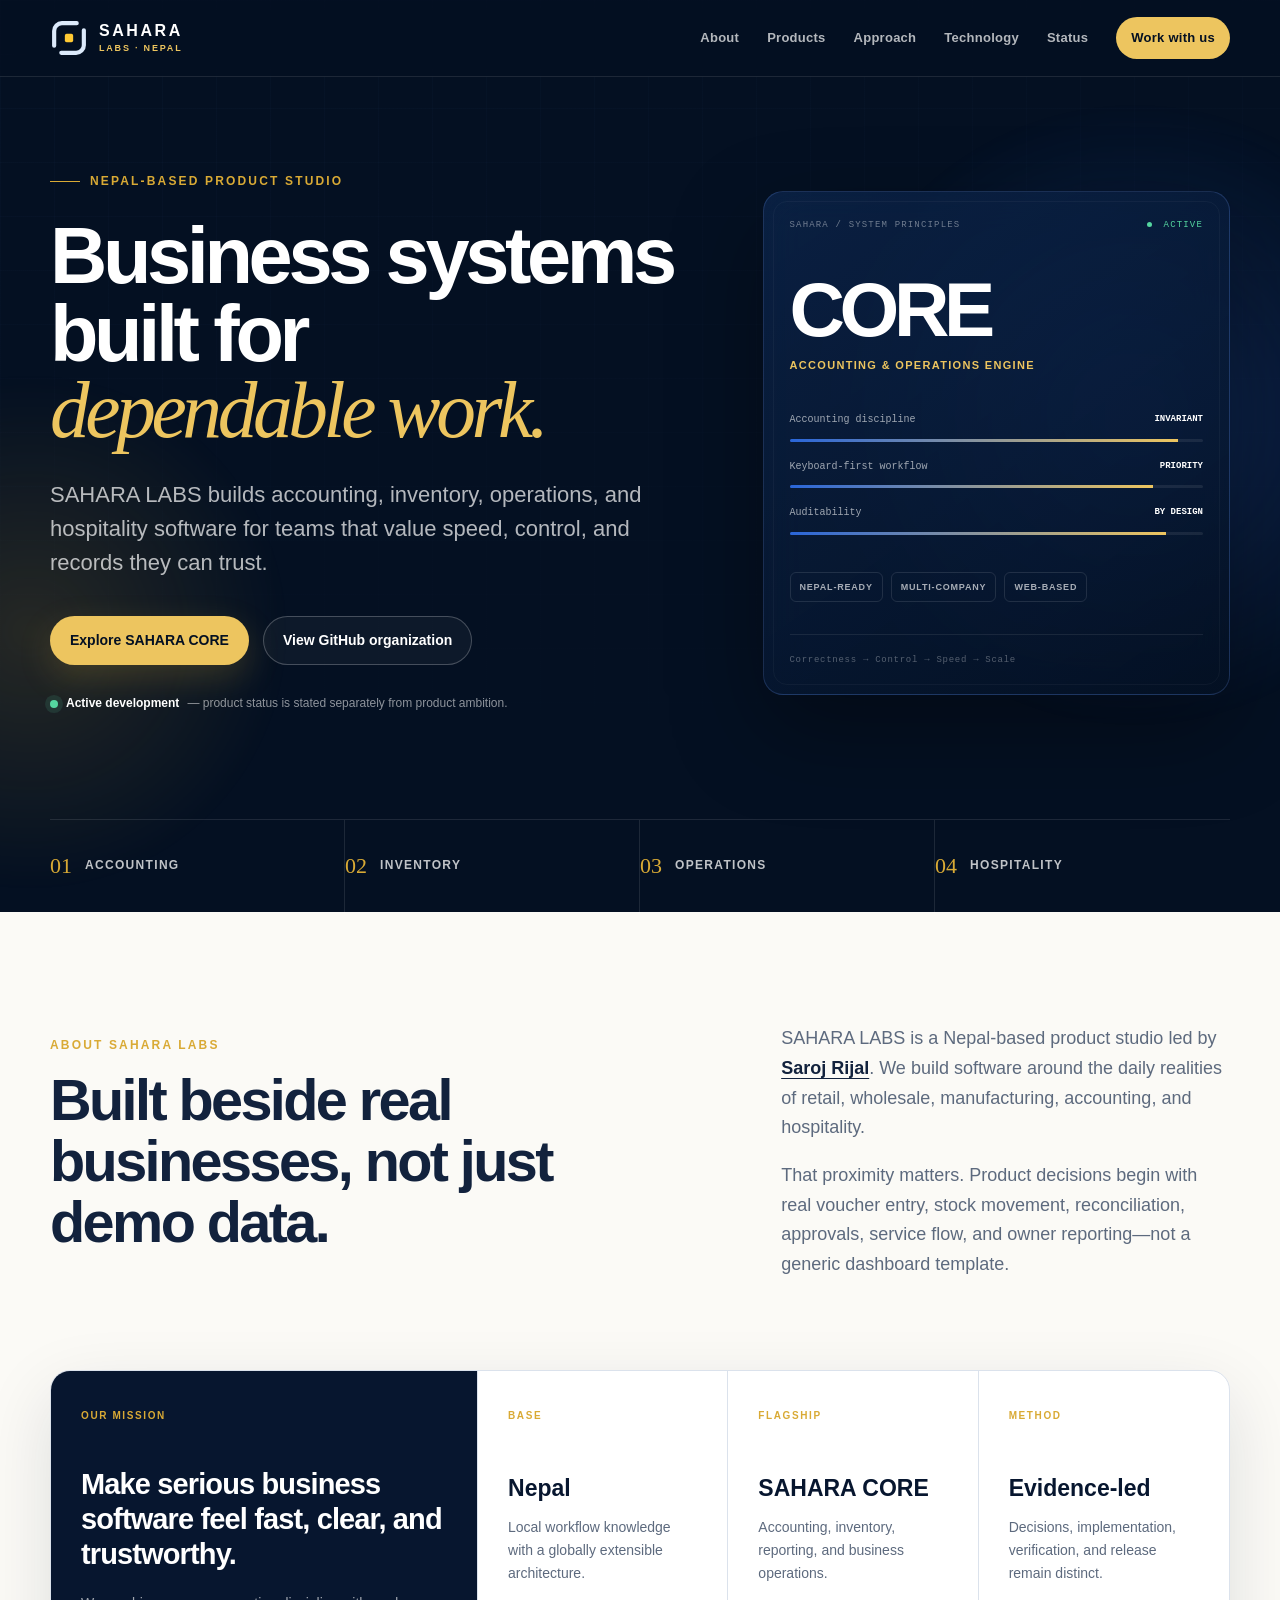
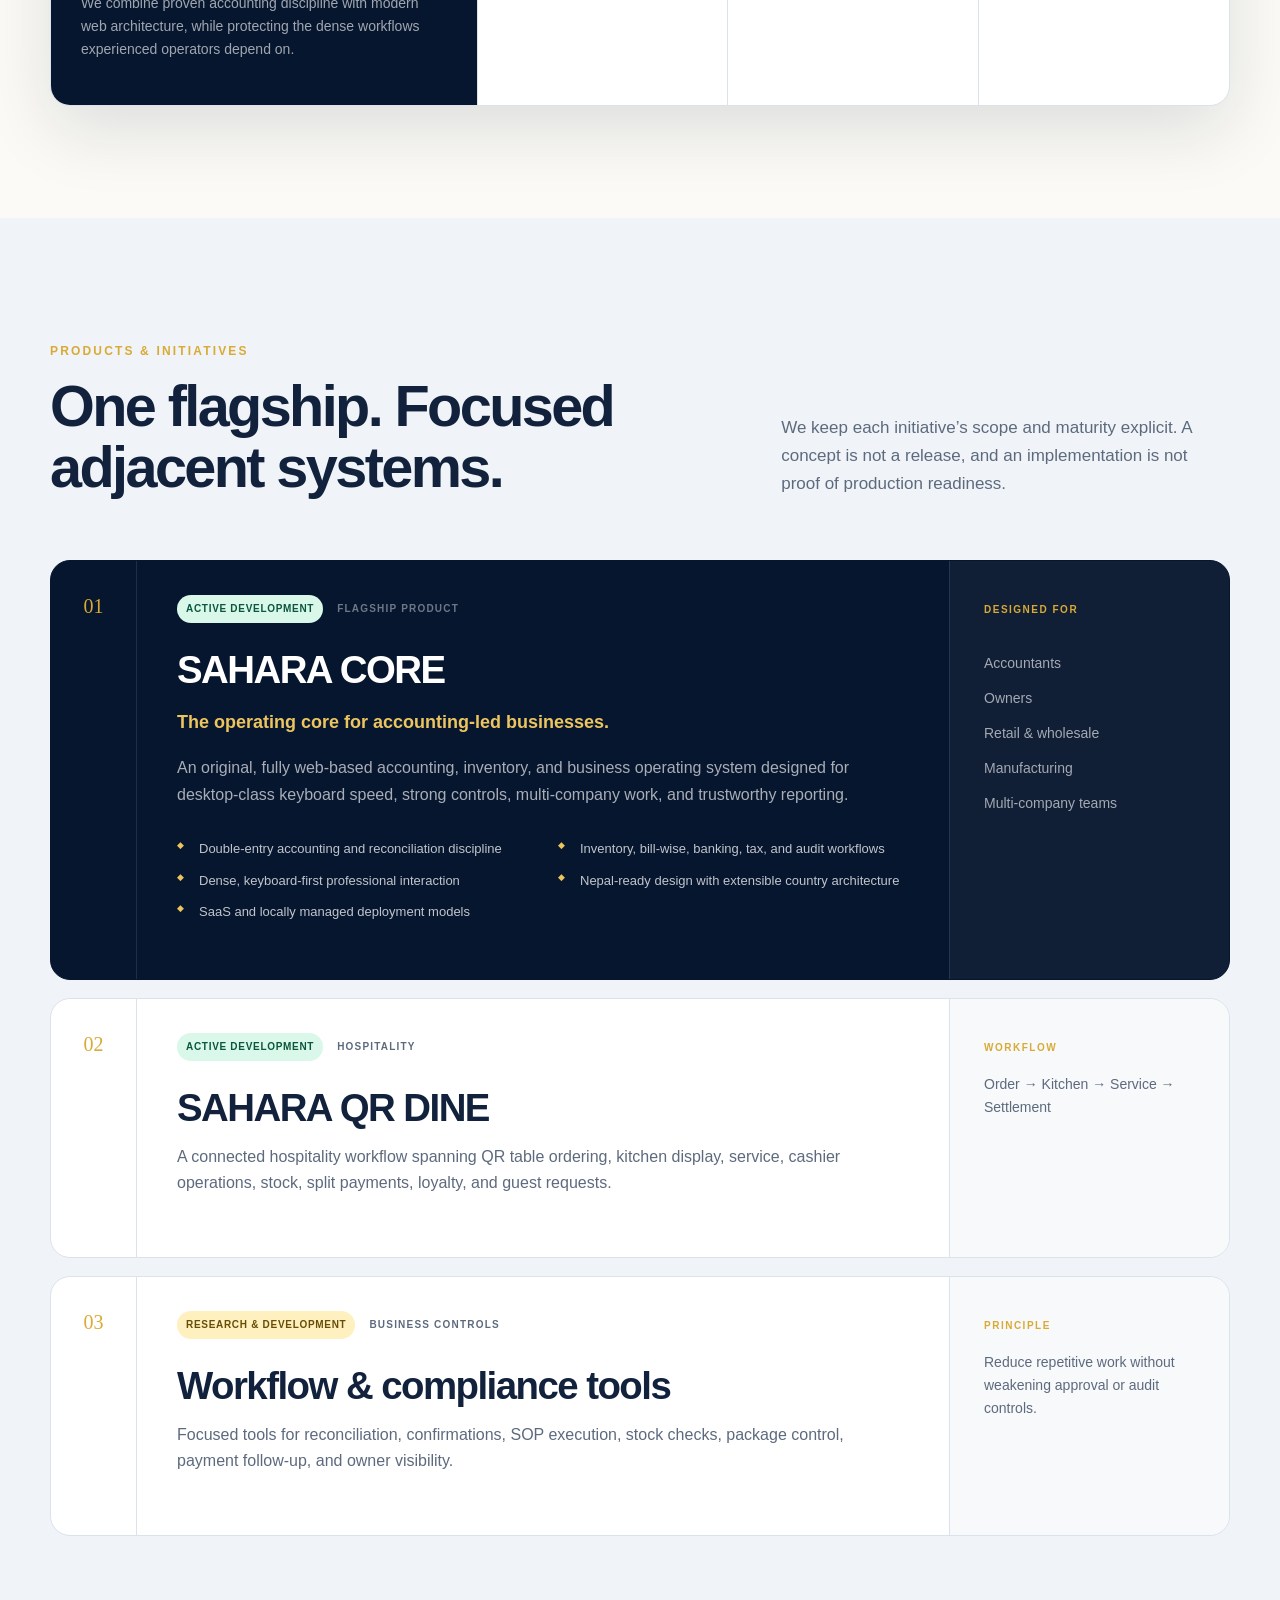
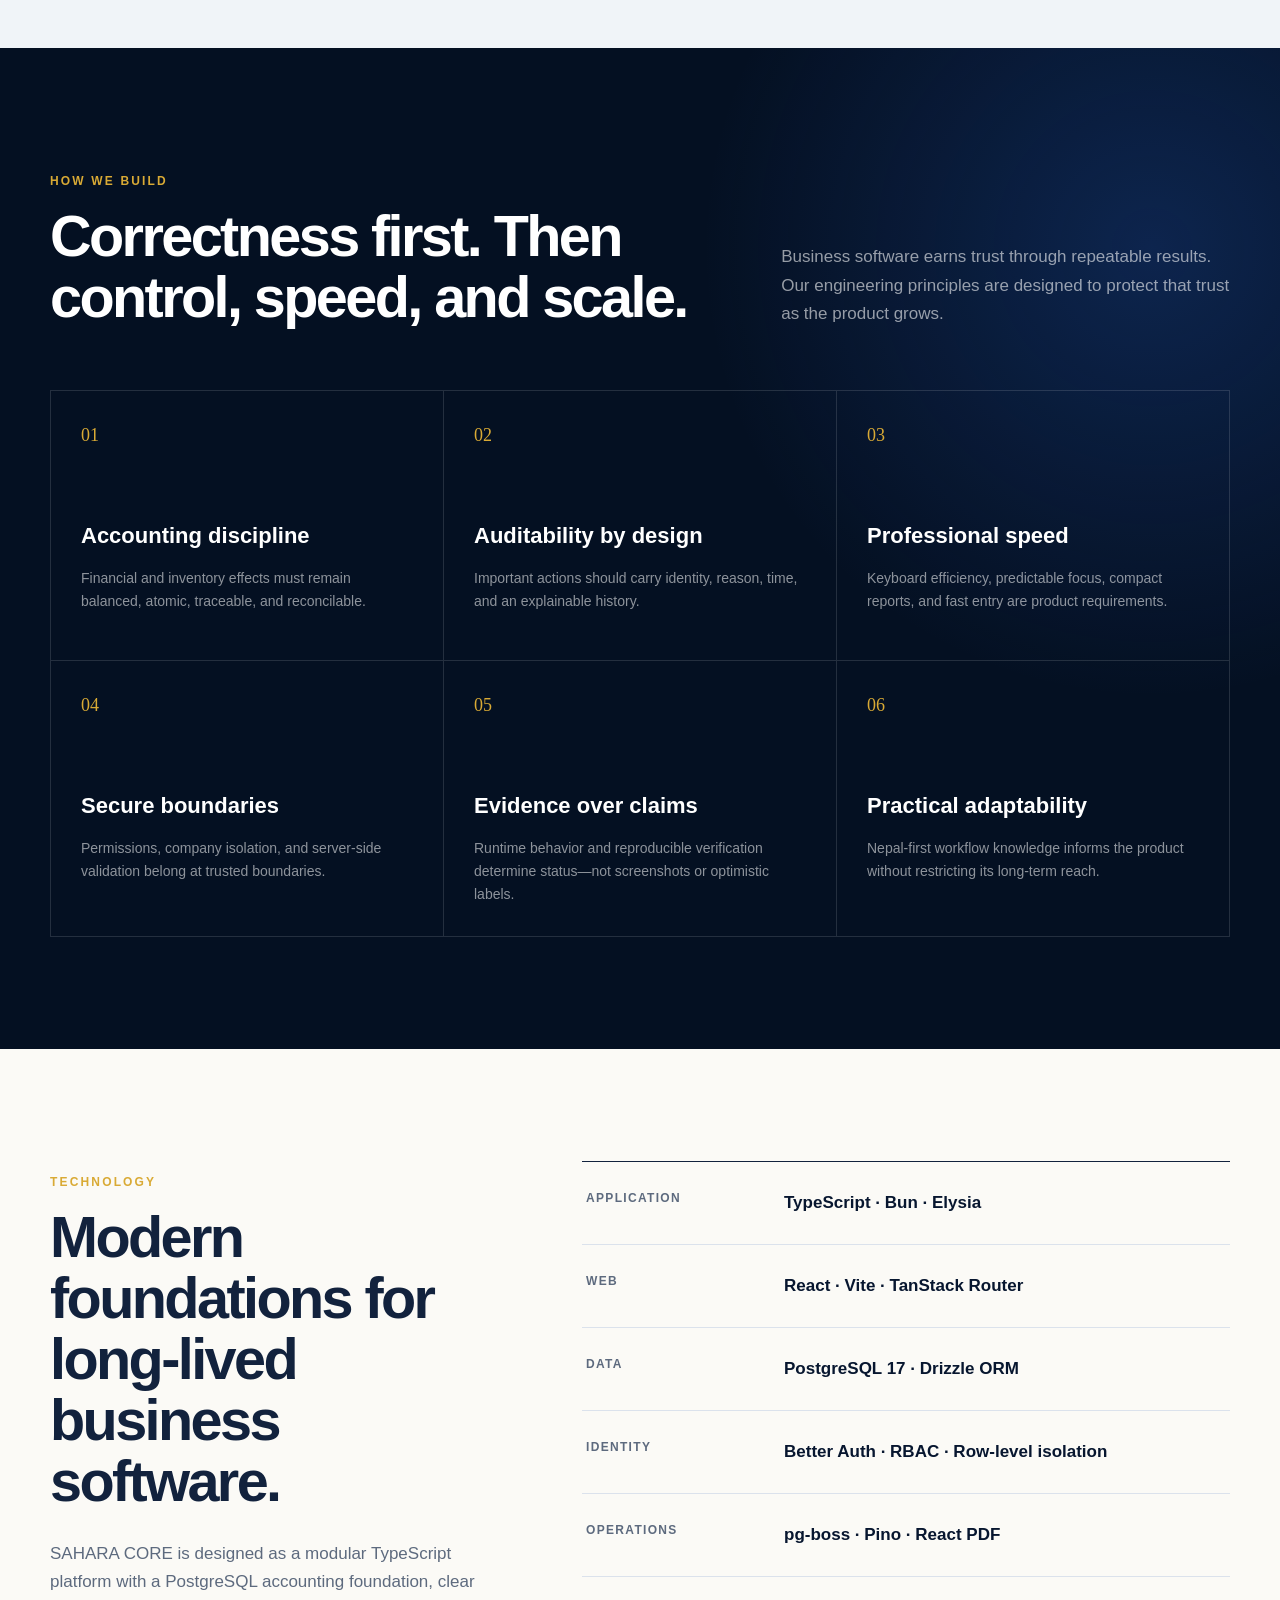
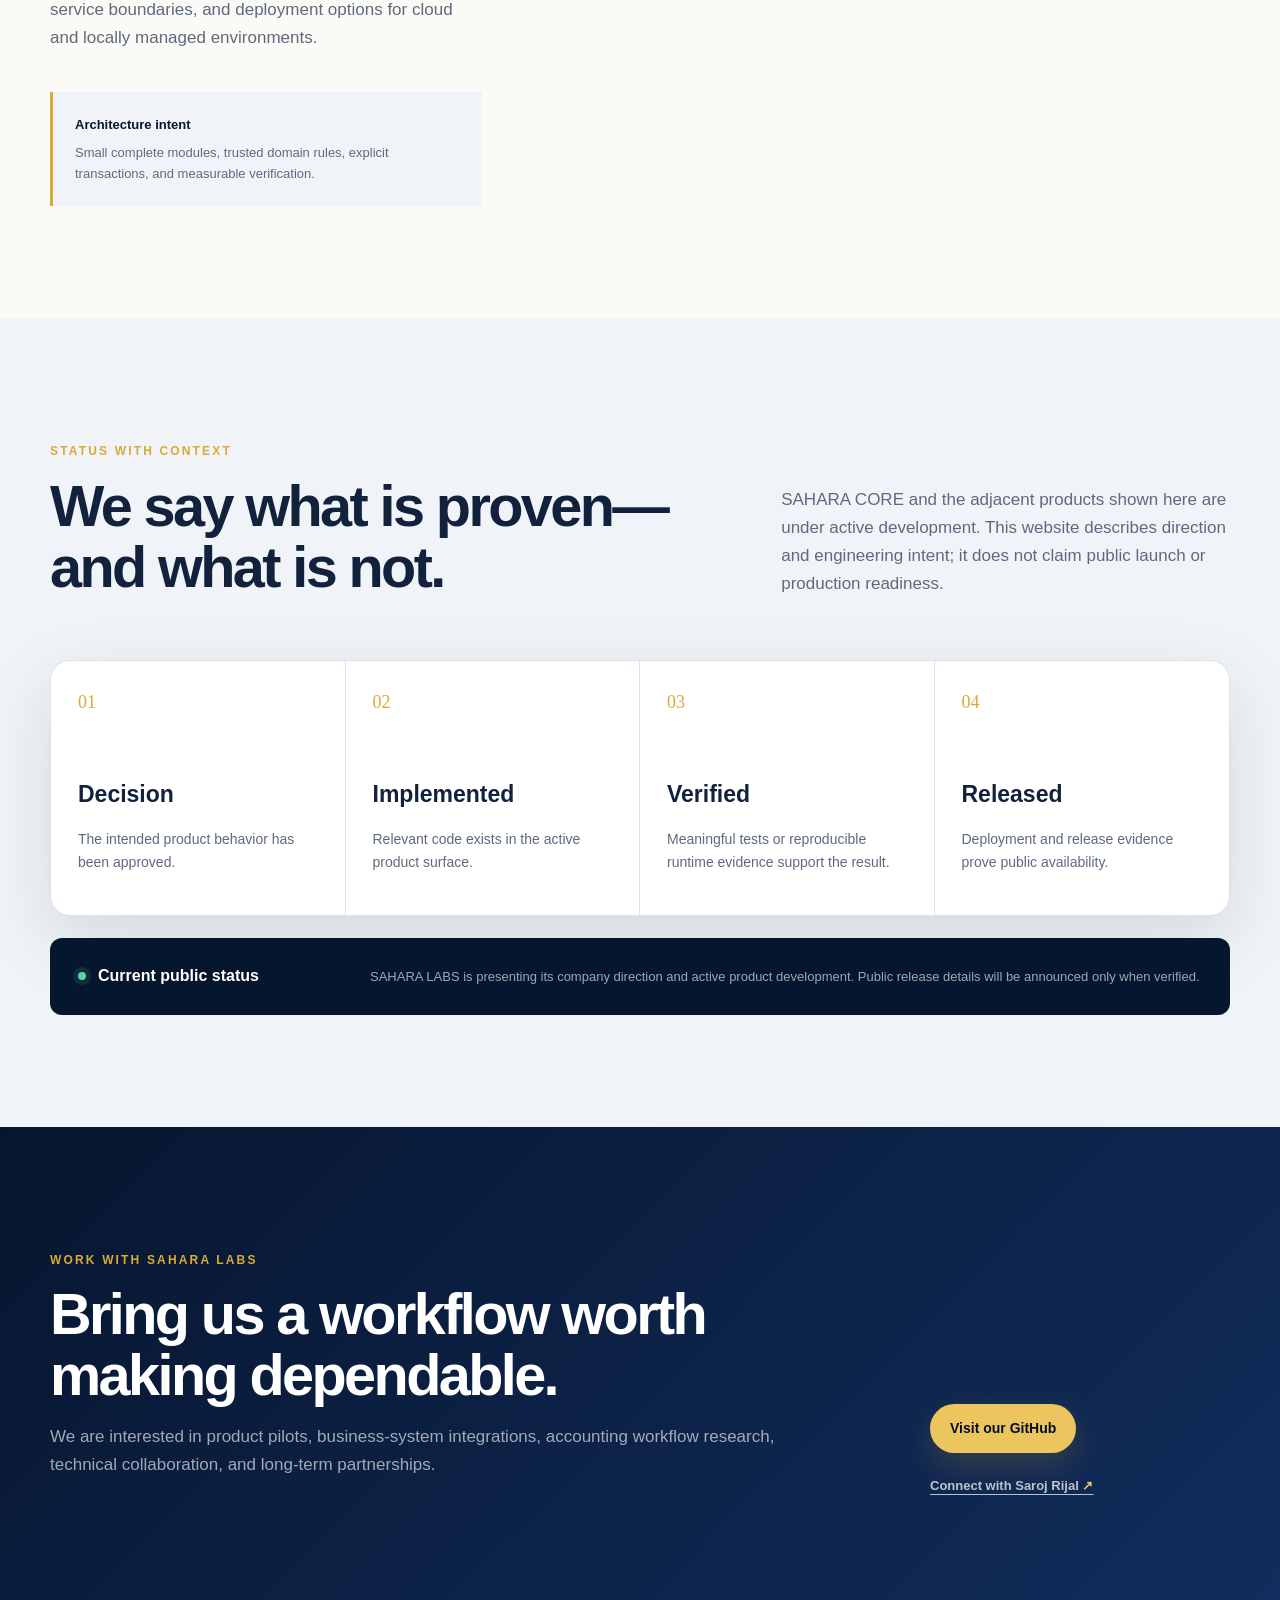
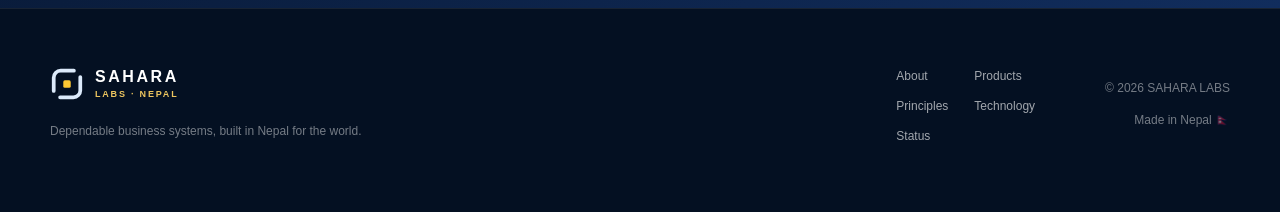
<file: index.html>
<!doctype html>
<html lang="en">
  <head>
    <meta charset="utf-8" />
    <meta name="viewport" content="width=device-width, initial-scale=1" />
    <meta name="theme-color" content="#07162f" />
    <meta name="color-scheme" content="dark" />

    <title>SAHARA LABS — Dependable Business Systems Built in Nepal</title>
    <meta
      name="description"
      content="SAHARA LABS is a Nepal-based product studio building SAHARA CORE and focused business systems for accounting, inventory, operations, and hospitality."
    />
    <meta name="author" content="SAHARA LABS" />
    <meta name="robots" content="index, follow, max-image-preview:large" />
    <link rel="canonical" href="https://sahara-labs-nepal.github.io/" />

    <meta property="og:type" content="website" />
    <meta property="og:site_name" content="SAHARA LABS" />
    <meta property="og:title" content="SAHARA LABS — Dependable Business Systems" />
    <meta
      property="og:description"
      content="Accounting, inventory, operations, and hospitality software built in Nepal for dependable work everywhere."
    />
    <meta property="og:url" content="https://sahara-labs-nepal.github.io/" />
    <meta property="og:image" content="https://sahara-labs-nepal.github.io/assets/og-card.svg" />
    <meta property="og:image:width" content="1200" />
    <meta property="og:image:height" content="630" />
    <meta property="og:image:alt" content="SAHARA LABS — Dependable business systems built in Nepal" />

    <meta name="twitter:card" content="summary_large_image" />
    <meta name="twitter:title" content="SAHARA LABS — Dependable Business Systems" />
    <meta
      name="twitter:description"
      content="Accounting, inventory, operations, and hospitality software built in Nepal."
    />
    <meta name="twitter:image" content="https://sahara-labs-nepal.github.io/assets/og-card.svg" />

    <link rel="icon" type="image/svg+xml" href="assets/logo-mark.svg" />
    <link rel="manifest" href="manifest.webmanifest" />
    <link rel="stylesheet" href="styles.css" />

    <script type="application/ld+json">
      {
        "@context": "https://schema.org",
        "@type": "Organization",
        "name": "SAHARA LABS",
        "url": "https://sahara-labs-nepal.github.io/",
        "logo": "https://sahara-labs-nepal.github.io/assets/logo-mark.svg",
        "description": "A Nepal-based product studio building dependable accounting, inventory, operations, and hospitality systems.",
        "founder": {
          "@type": "Person",
          "name": "Saroj Rijal",
          "url": "https://sarojrijal.com.np/"
        },
        "address": {
          "@type": "PostalAddress",
          "addressCountry": "NP"
        },
        "sameAs": ["https://github.com/SAHARA-Labs-Nepal"]
      }
    </script>
  </head>
  <body>
    <a class="skip-link" href="#main">Skip to content</a>

    <header class="site-header" data-header>
      <div class="container header-inner">
        <a class="brand" href="#top" aria-label="SAHARA LABS home">
          <img src="assets/logo-mark-dark.svg" width="38" height="38" alt="" />
          <span class="brand-copy">
            <strong>SAHARA</strong>
            <small>LABS · NEPAL</small>
          </span>
        </a>

        <button class="menu-toggle" type="button" aria-expanded="false" aria-controls="primary-nav">
          <span class="sr-only">Open navigation</span>
          <span></span><span></span><span></span>
        </button>

        <nav id="primary-nav" class="primary-nav" aria-label="Primary navigation">
          <a href="#about">About</a>
          <a href="#products">Products</a>
          <a href="#approach">Approach</a>
          <a href="#technology">Technology</a>
          <a href="#status">Status</a>
          <a class="nav-cta" href="#contact">Work with us</a>
        </nav>
      </div>
    </header>

    <main id="main">
      <section id="top" class="hero section-dark">
        <div class="hero-grid"></div>
        <div class="hero-orb hero-orb-one"></div>
        <div class="hero-orb hero-orb-two"></div>

        <div class="container hero-layout">
          <div class="hero-copy">
            <div class="eyebrow"><span></span> Nepal-based product studio</div>
            <h1>Business systems built for <em>dependable work.</em></h1>
            <p class="hero-lede">
              SAHARA LABS builds accounting, inventory, operations, and hospitality software for teams that value speed, control, and records they can trust.
            </p>
            <div class="hero-actions">
              <a class="button button-primary" href="#core">Explore SAHARA CORE</a>
              <a class="button button-secondary" href="https://github.com/SAHARA-Labs-Nepal">View GitHub organization</a>
            </div>
            <div class="hero-note">
              <span class="status-dot"></span>
              <strong>Active development</strong>
              <span>— product status is stated separately from product ambition.</span>
            </div>
          </div>

          <div class="hero-panel" aria-label="SAHARA engineering principles">
            <div class="panel-topline">
              <span>SAHARA / SYSTEM PRINCIPLES</span>
              <span class="panel-live"><i></i> ACTIVE</span>
            </div>
            <div class="panel-title">
              <span>CORE</span>
              <small>Accounting &amp; operations engine</small>
            </div>
            <div class="signal-list">
              <div class="signal-row">
                <span>Accounting discipline</span>
                <b>INVARIANT</b>
              </div>
              <div class="signal-meter"><i style="--fill: 94%"></i></div>
              <div class="signal-row">
                <span>Keyboard-first workflow</span>
                <b>PRIORITY</b>
              </div>
              <div class="signal-meter"><i style="--fill: 88%"></i></div>
              <div class="signal-row">
                <span>Auditability</span>
                <b>BY DESIGN</b>
              </div>
              <div class="signal-meter"><i style="--fill: 91%"></i></div>
            </div>
            <div class="panel-tags">
              <span>Nepal-ready</span>
              <span>Multi-company</span>
              <span>Web-based</span>
            </div>
            <div class="panel-foot">Correctness → Control → Speed → Scale</div>
          </div>
        </div>

        <div class="container proof-strip" aria-label="SAHARA LABS focus areas">
          <div><strong>01</strong><span>Accounting</span></div>
          <div><strong>02</strong><span>Inventory</span></div>
          <div><strong>03</strong><span>Operations</span></div>
          <div><strong>04</strong><span>Hospitality</span></div>
        </div>
      </section>

      <section id="about" class="section section-light">
        <div class="container split-intro">
          <div>
            <p class="section-kicker">ABOUT SAHARA LABS</p>
            <h2>Built beside real businesses, not just demo data.</h2>
          </div>
          <div class="intro-copy">
            <p>
              SAHARA LABS is a Nepal-based product studio led by <a href="https://sarojrijal.com.np/">Saroj Rijal</a>. We build software around the daily realities of retail, wholesale, manufacturing, accounting, and hospitality.
            </p>
            <p>
              That proximity matters. Product decisions begin with real voucher entry, stock movement, reconciliation, approvals, service flow, and owner reporting—not a generic dashboard template.
            </p>
          </div>
        </div>

        <div class="container company-grid">
          <article class="company-card company-card-featured">
            <span class="card-label">OUR MISSION</span>
            <h3>Make serious business software feel fast, clear, and trustworthy.</h3>
            <p>
              We combine proven accounting discipline with modern web architecture, while protecting the dense workflows experienced operators depend on.
            </p>
          </article>
          <article class="company-card">
            <span class="card-label">BASE</span>
            <strong>Nepal</strong>
            <p>Local workflow knowledge with a globally extensible architecture.</p>
          </article>
          <article class="company-card">
            <span class="card-label">FLAGSHIP</span>
            <strong>SAHARA CORE</strong>
            <p>Accounting, inventory, reporting, and business operations.</p>
          </article>
          <article class="company-card">
            <span class="card-label">METHOD</span>
            <strong>Evidence-led</strong>
            <p>Decisions, implementation, verification, and release remain distinct.</p>
          </article>
        </div>
      </section>

      <section id="products" class="section section-mist">
        <div class="container section-heading">
          <div>
            <p class="section-kicker">PRODUCTS &amp; INITIATIVES</p>
            <h2>One flagship. Focused adjacent systems.</h2>
          </div>
          <p>
            We keep each initiative’s scope and maturity explicit. A concept is not a release, and an implementation is not proof of production readiness.
          </p>
        </div>

        <div class="container product-stack">
          <article id="core" class="product-card product-core">
            <div class="product-index">01</div>
            <div class="product-content">
              <div class="product-meta">
                <span class="status-pill status-active">Active development</span>
                <span>Flagship product</span>
              </div>
              <h3>SAHARA CORE</h3>
              <p class="product-tagline">The operating core for accounting-led businesses.</p>
              <p>
                An original, fully web-based accounting, inventory, and business operating system designed for desktop-class keyboard speed, strong controls, multi-company work, and trustworthy reporting.
              </p>
              <ul class="check-list">
                <li>Double-entry accounting and reconciliation discipline</li>
                <li>Inventory, bill-wise, banking, tax, and audit workflows</li>
                <li>Dense, keyboard-first professional interaction</li>
                <li>Nepal-ready design with extensible country architecture</li>
                <li>SaaS and locally managed deployment models</li>
              </ul>
            </div>
            <div class="product-aside">
              <span>DESIGNED FOR</span>
              <ul>
                <li>Accountants</li>
                <li>Owners</li>
                <li>Retail &amp; wholesale</li>
                <li>Manufacturing</li>
                <li>Multi-company teams</li>
              </ul>
            </div>
          </article>

          <article class="product-card">
            <div class="product-index">02</div>
            <div class="product-content">
              <div class="product-meta">
                <span class="status-pill status-active">Active development</span>
                <span>Hospitality</span>
              </div>
              <h3>SAHARA QR DINE</h3>
              <p>
                A connected hospitality workflow spanning QR table ordering, kitchen display, service, cashier operations, stock, split payments, loyalty, and guest requests.
              </p>
            </div>
            <div class="product-aside">
              <span>WORKFLOW</span>
              <p>Order → Kitchen → Service → Settlement</p>
            </div>
          </article>

          <article class="product-card">
            <div class="product-index">03</div>
            <div class="product-content">
              <div class="product-meta">
                <span class="status-pill status-research">Research &amp; development</span>
                <span>Business controls</span>
              </div>
              <h3>Workflow &amp; compliance tools</h3>
              <p>
                Focused tools for reconciliation, confirmations, SOP execution, stock checks, package control, payment follow-up, and owner visibility.
              </p>
            </div>
            <div class="product-aside">
              <span>PRINCIPLE</span>
              <p>Reduce repetitive work without weakening approval or audit controls.</p>
            </div>
          </article>
        </div>
      </section>

      <section id="approach" class="section section-dark approach-section">
        <div class="container section-heading heading-on-dark">
          <div>
            <p class="section-kicker">HOW WE BUILD</p>
            <h2>Correctness first. Then control, speed, and scale.</h2>
          </div>
          <p>
            Business software earns trust through repeatable results. Our engineering principles are designed to protect that trust as the product grows.
          </p>
        </div>

        <div class="container principle-grid">
          <article>
            <span>01</span>
            <h3>Accounting discipline</h3>
            <p>Financial and inventory effects must remain balanced, atomic, traceable, and reconcilable.</p>
          </article>
          <article>
            <span>02</span>
            <h3>Auditability by design</h3>
            <p>Important actions should carry identity, reason, time, and an explainable history.</p>
          </article>
          <article>
            <span>03</span>
            <h3>Professional speed</h3>
            <p>Keyboard efficiency, predictable focus, compact reports, and fast entry are product requirements.</p>
          </article>
          <article>
            <span>04</span>
            <h3>Secure boundaries</h3>
            <p>Permissions, company isolation, and server-side validation belong at trusted boundaries.</p>
          </article>
          <article>
            <span>05</span>
            <h3>Evidence over claims</h3>
            <p>Runtime behavior and reproducible verification determine status—not screenshots or optimistic labels.</p>
          </article>
          <article>
            <span>06</span>
            <h3>Practical adaptability</h3>
            <p>Nepal-first workflow knowledge informs the product without restricting its long-term reach.</p>
          </article>
        </div>
      </section>

      <section id="technology" class="section section-light">
        <div class="container technology-layout">
          <div class="technology-copy">
            <p class="section-kicker">TECHNOLOGY</p>
            <h2>Modern foundations for long-lived business software.</h2>
            <p>
              SAHARA CORE is designed as a modular TypeScript platform with a PostgreSQL accounting foundation, clear service boundaries, and deployment options for cloud and locally managed environments.
            </p>
            <div class="technology-note">
              <strong>Architecture intent</strong>
              <span>Small complete modules, trusted domain rules, explicit transactions, and measurable verification.</span>
            </div>
          </div>

          <div class="stack-table" role="table" aria-label="Core technology stack">
            <div class="stack-row" role="row">
              <span role="cell">Application</span>
              <strong role="cell">TypeScript · Bun · Elysia</strong>
            </div>
            <div class="stack-row" role="row">
              <span role="cell">Web</span>
              <strong role="cell">React · Vite · TanStack Router</strong>
            </div>
            <div class="stack-row" role="row">
              <span role="cell">Data</span>
              <strong role="cell">PostgreSQL 17 · Drizzle ORM</strong>
            </div>
            <div class="stack-row" role="row">
              <span role="cell">Identity</span>
              <strong role="cell">Better Auth · RBAC · Row-level isolation</strong>
            </div>
            <div class="stack-row" role="row">
              <span role="cell">Operations</span>
              <strong role="cell">pg-boss · Pino · React PDF</strong>
            </div>
          </div>
        </div>
      </section>

      <section id="status" class="section section-mist status-section">
        <div class="container section-heading">
          <div>
            <p class="section-kicker">STATUS WITH CONTEXT</p>
            <h2>We say what is proven—and what is not.</h2>
          </div>
          <p>
            SAHARA CORE and the adjacent products shown here are under active development. This website describes direction and engineering intent; it does not claim public launch or production readiness.
          </p>
        </div>

        <div class="container truth-grid">
          <article>
            <span>01</span>
            <h3>Decision</h3>
            <p>The intended product behavior has been approved.</p>
          </article>
          <article>
            <span>02</span>
            <h3>Implemented</h3>
            <p>Relevant code exists in the active product surface.</p>
          </article>
          <article>
            <span>03</span>
            <h3>Verified</h3>
            <p>Meaningful tests or reproducible runtime evidence support the result.</p>
          </article>
          <article>
            <span>04</span>
            <h3>Released</h3>
            <p>Deployment and release evidence prove public availability.</p>
          </article>
        </div>

        <div class="container status-banner">
          <div>
            <span class="status-dot"></span>
            <strong>Current public status</strong>
          </div>
          <p>SAHARA LABS is presenting its company direction and active product development. Public release details will be announced only when verified.</p>
        </div>
      </section>

      <section id="contact" class="section contact-section">
        <div class="container contact-card">
          <div>
            <p class="section-kicker">WORK WITH SAHARA LABS</p>
            <h2>Bring us a workflow worth making dependable.</h2>
            <p>
              We are interested in product pilots, business-system integrations, accounting workflow research, technical collaboration, and long-term partnerships.
            </p>
          </div>
          <div class="contact-actions">
            <a class="button button-primary" href="https://github.com/SAHARA-Labs-Nepal">Visit our GitHub</a>
            <a class="text-link" href="https://sarojrijal.com.np/">Connect with Saroj Rijal <span>↗</span></a>
          </div>
        </div>
      </section>
    </main>

    <footer class="site-footer">
      <div class="container footer-grid">
        <div>
          <a class="brand footer-brand" href="#top" aria-label="Back to top">
            <img src="assets/logo-mark-dark.svg" width="34" height="34" alt="" />
            <span class="brand-copy"><strong>SAHARA</strong><small>LABS · NEPAL</small></span>
          </a>
          <p>Dependable business systems, built in Nepal for the world.</p>
        </div>
        <div class="footer-links">
          <a href="#about">About</a>
          <a href="#products">Products</a>
          <a href="#approach">Principles</a>
          <a href="#technology">Technology</a>
          <a href="#status">Status</a>
        </div>
        <div class="footer-meta">
          <p>© <span data-year>2026</span> SAHARA LABS</p>
          <p>Made in Nepal 🇳🇵</p>
        </div>
      </div>
    </footer>

    <script src="script.js" defer></script>
  </body>
</html>
</file>
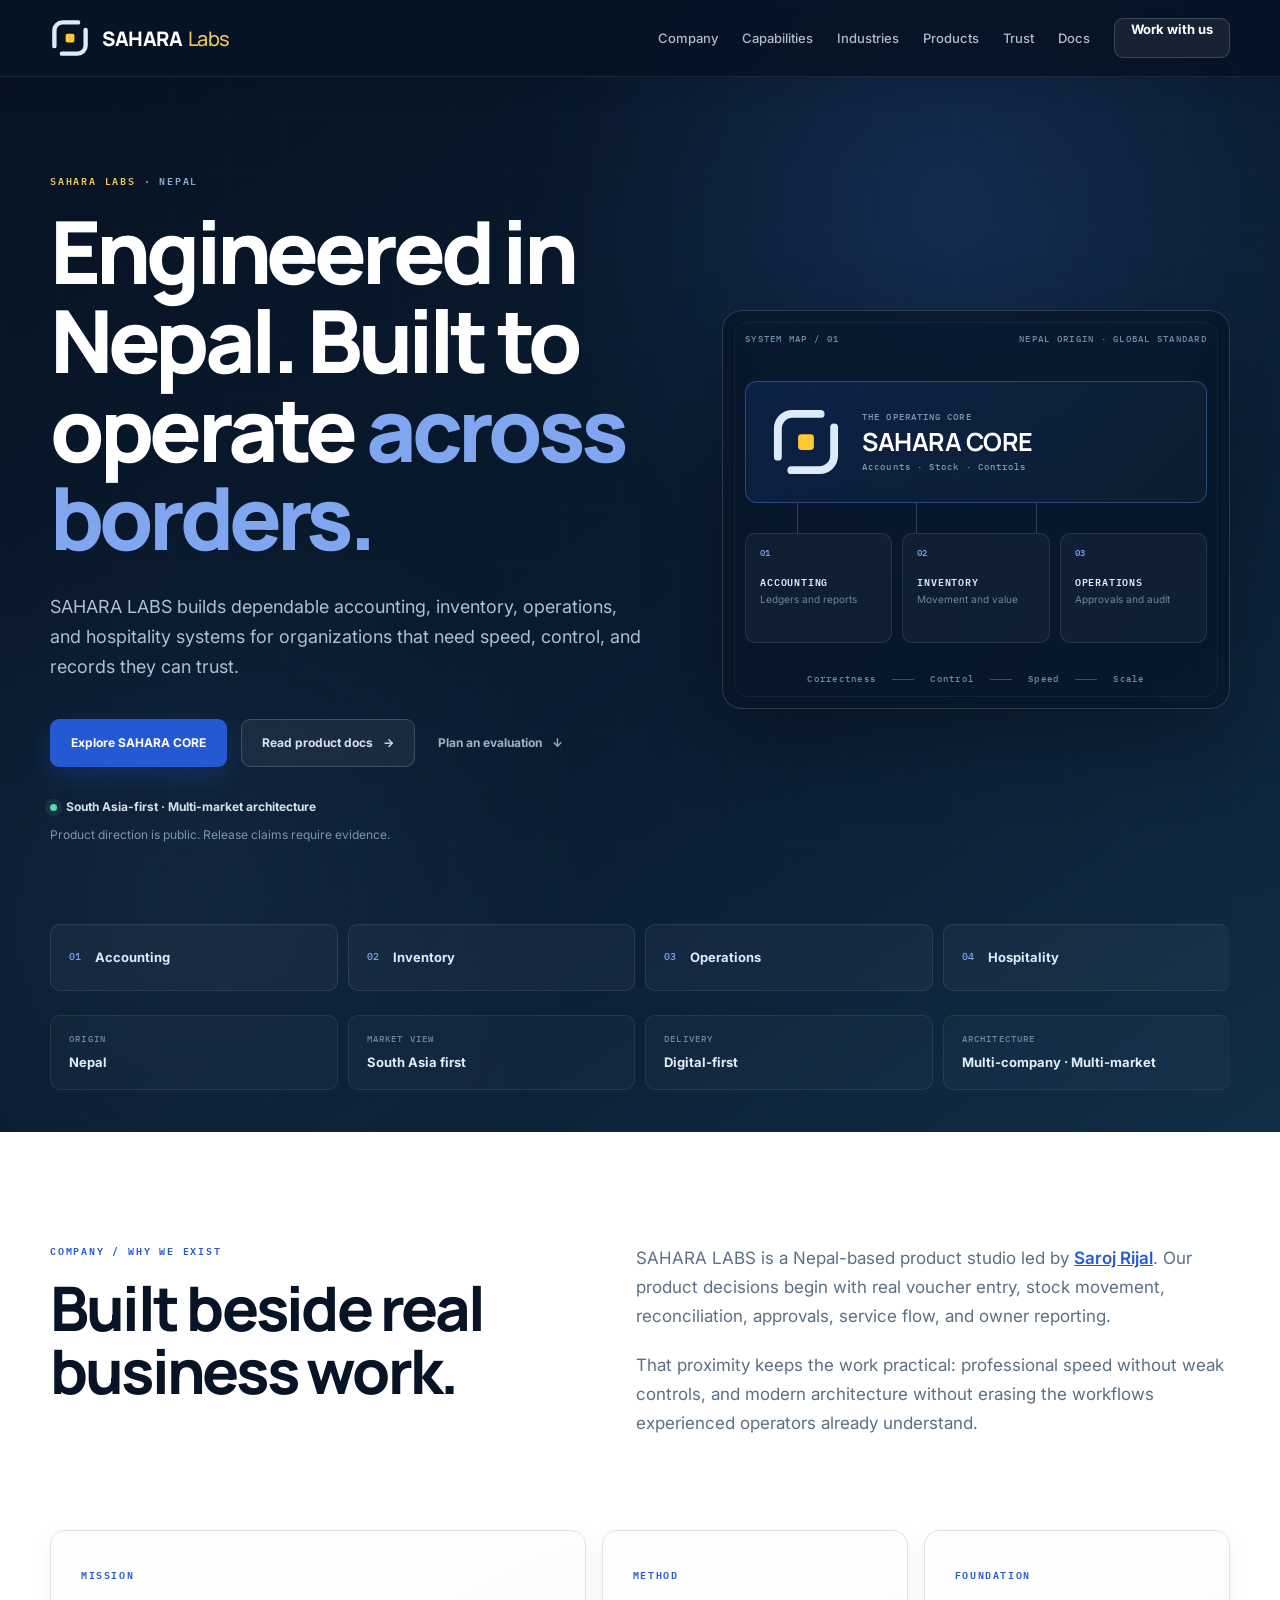
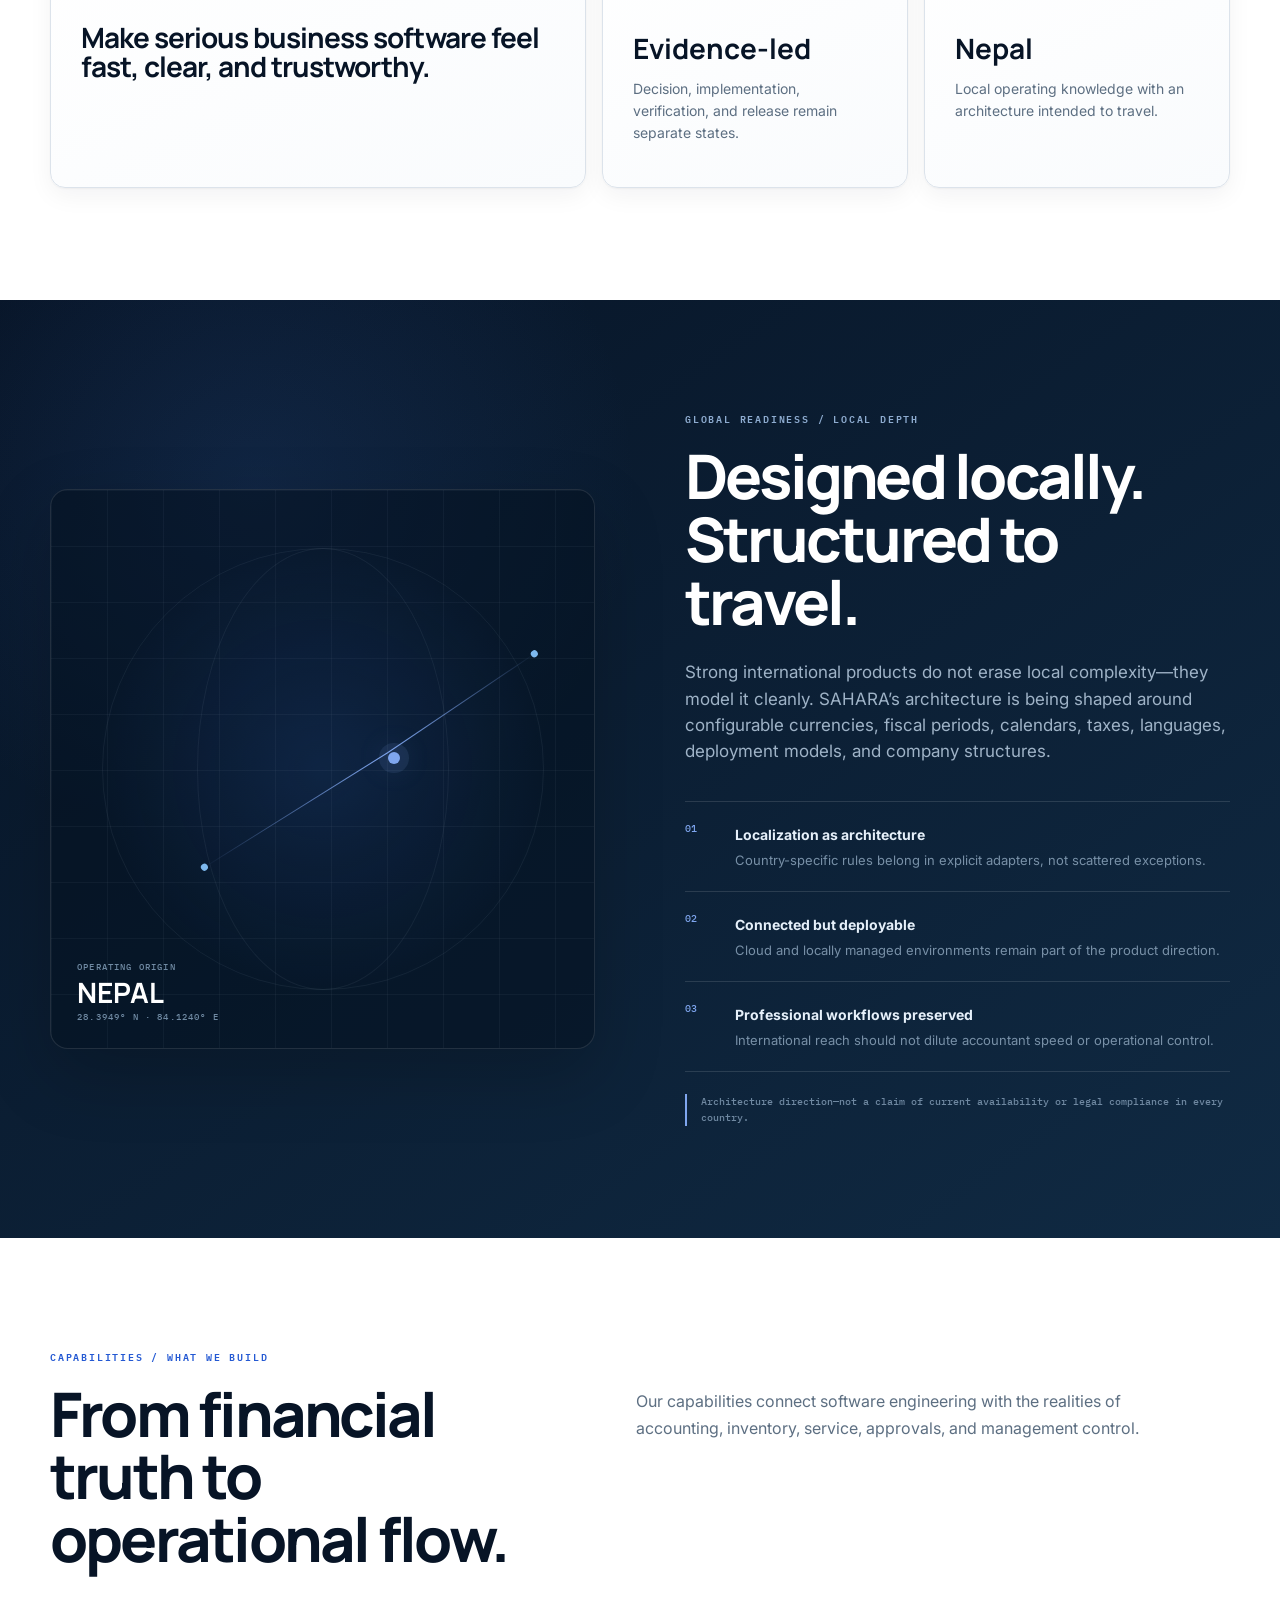
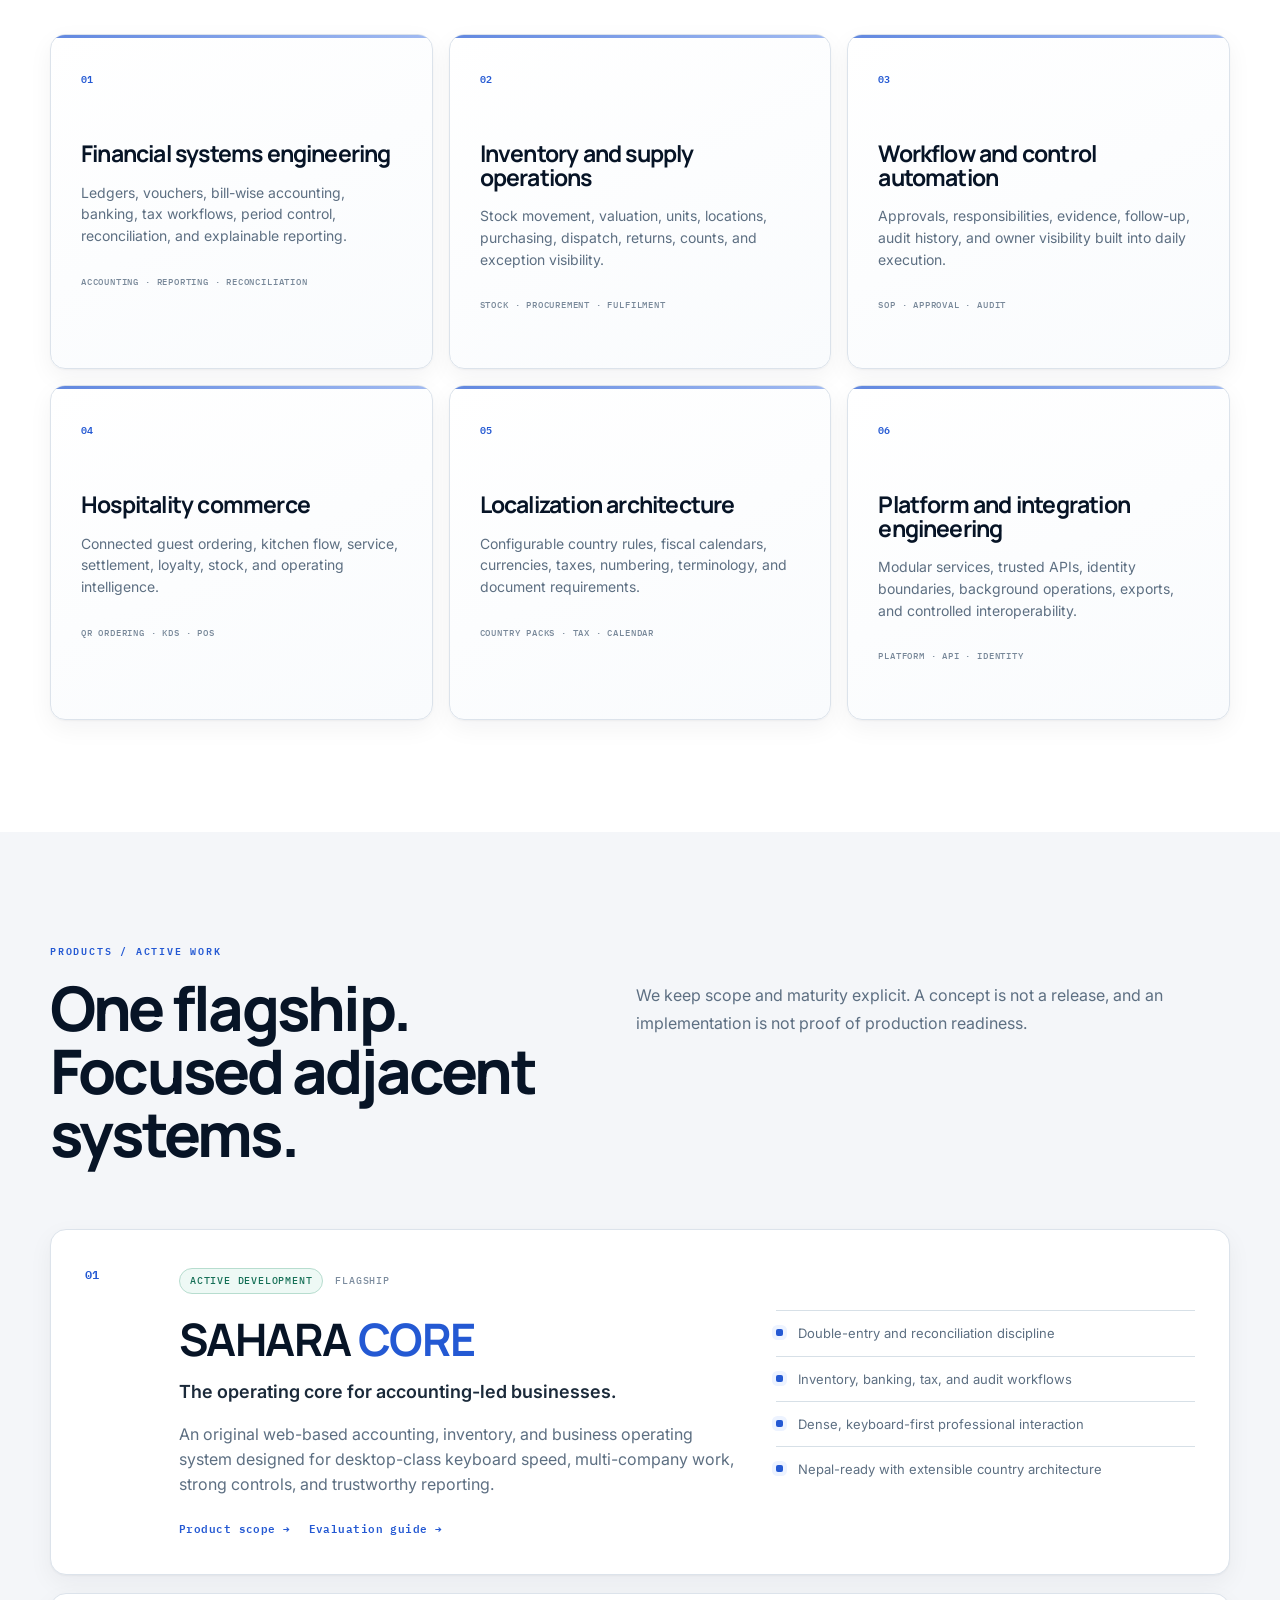
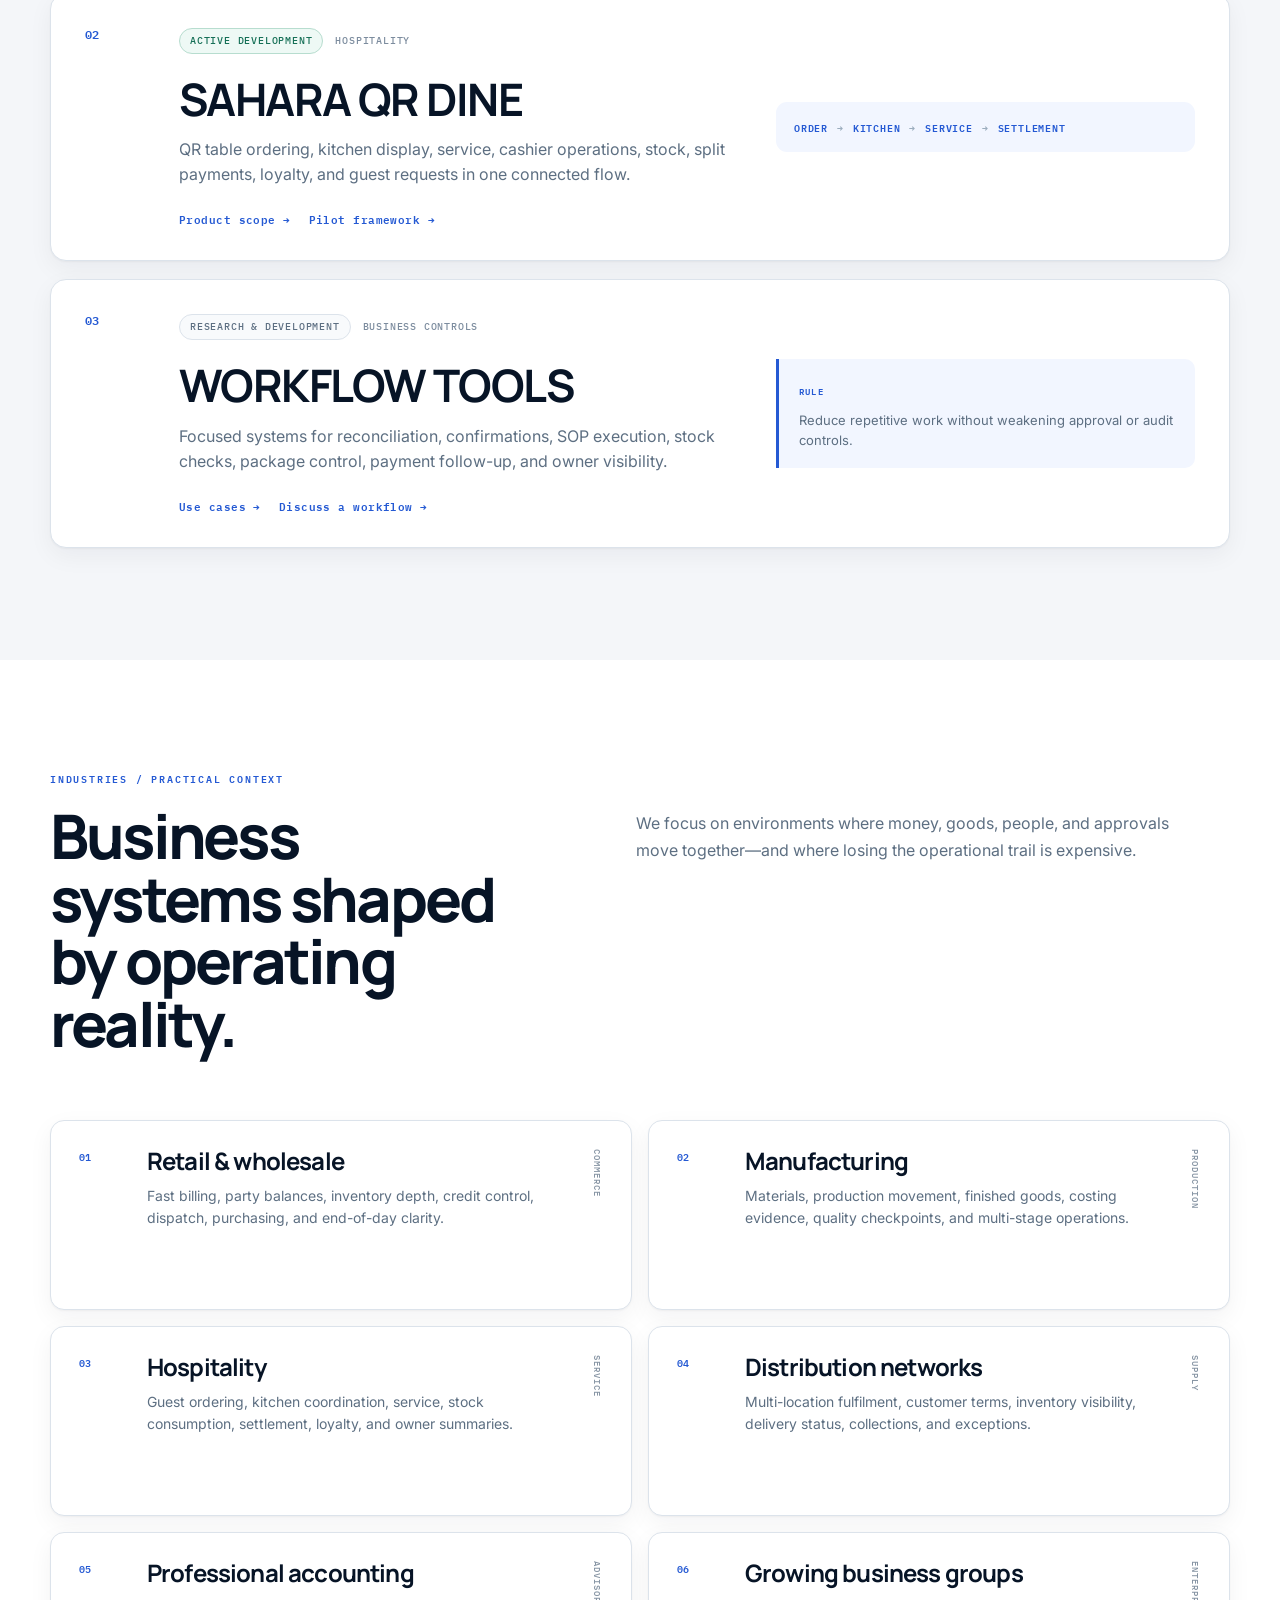
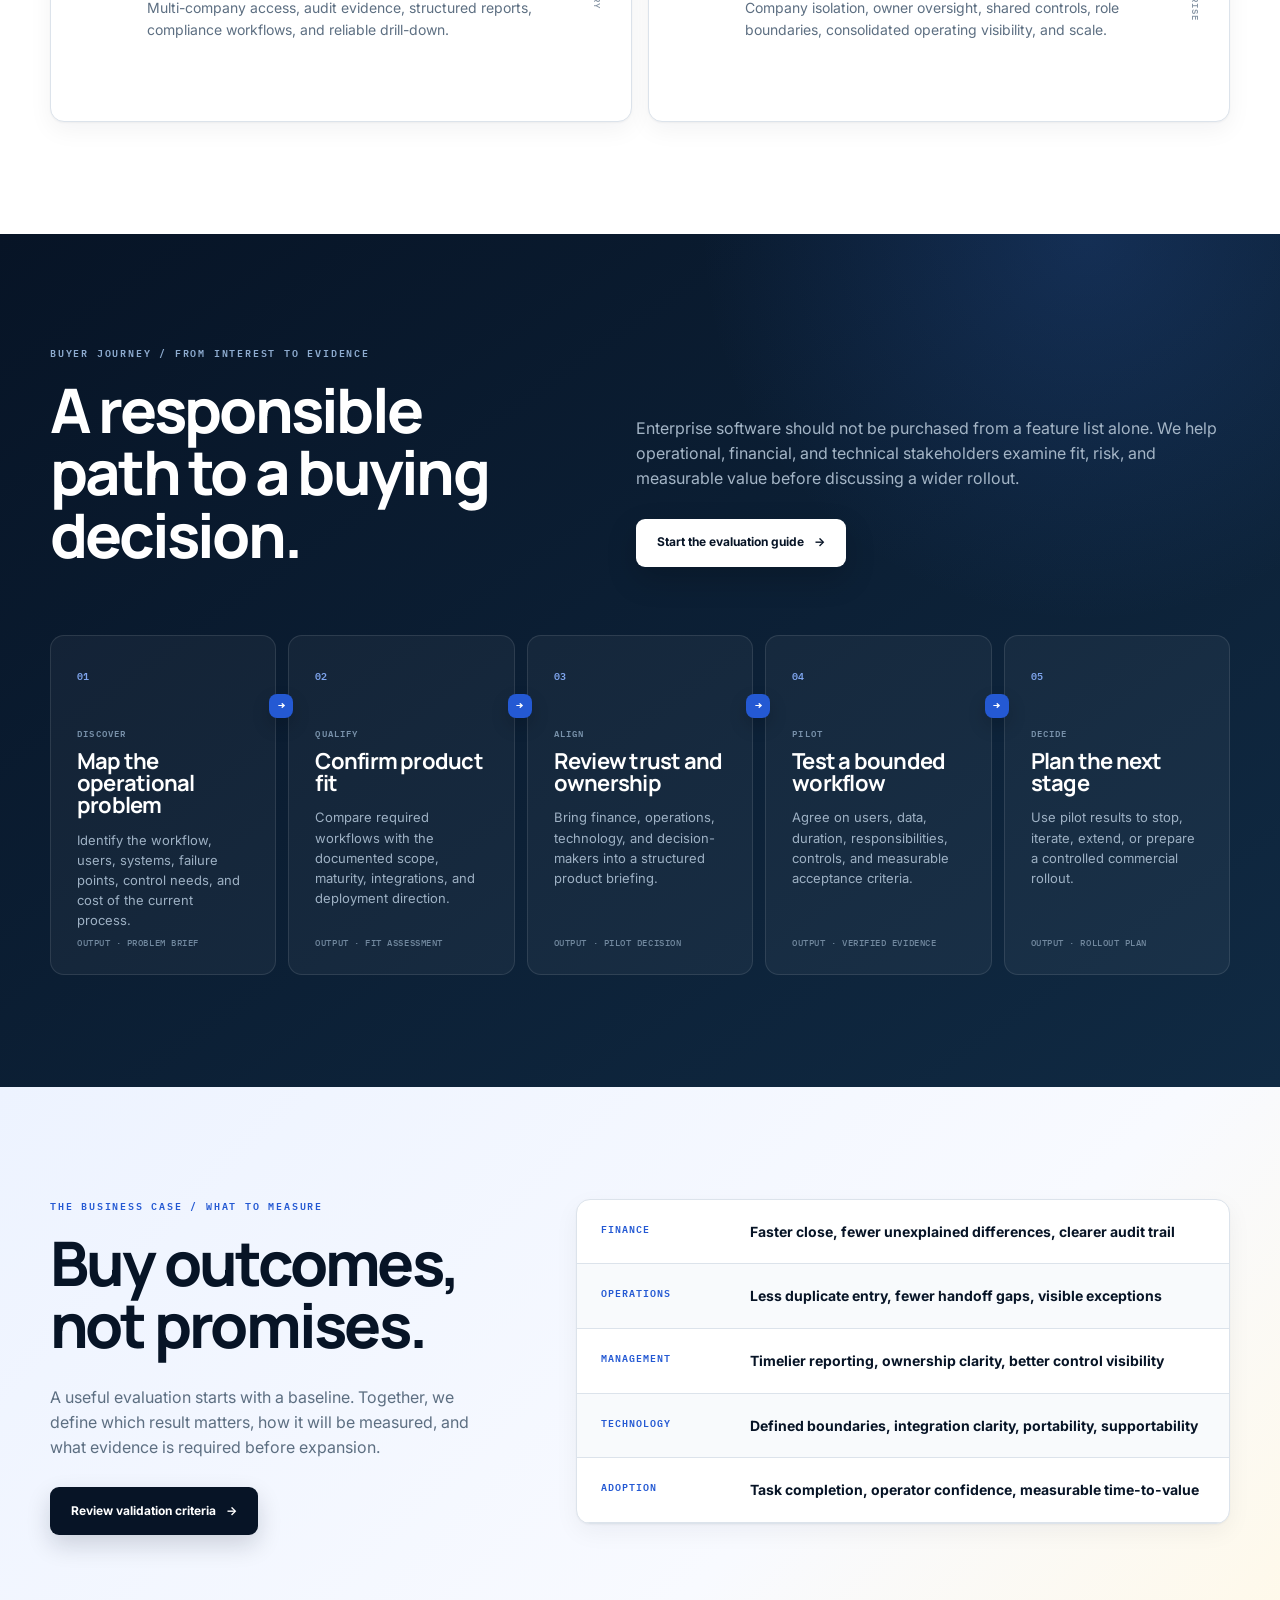
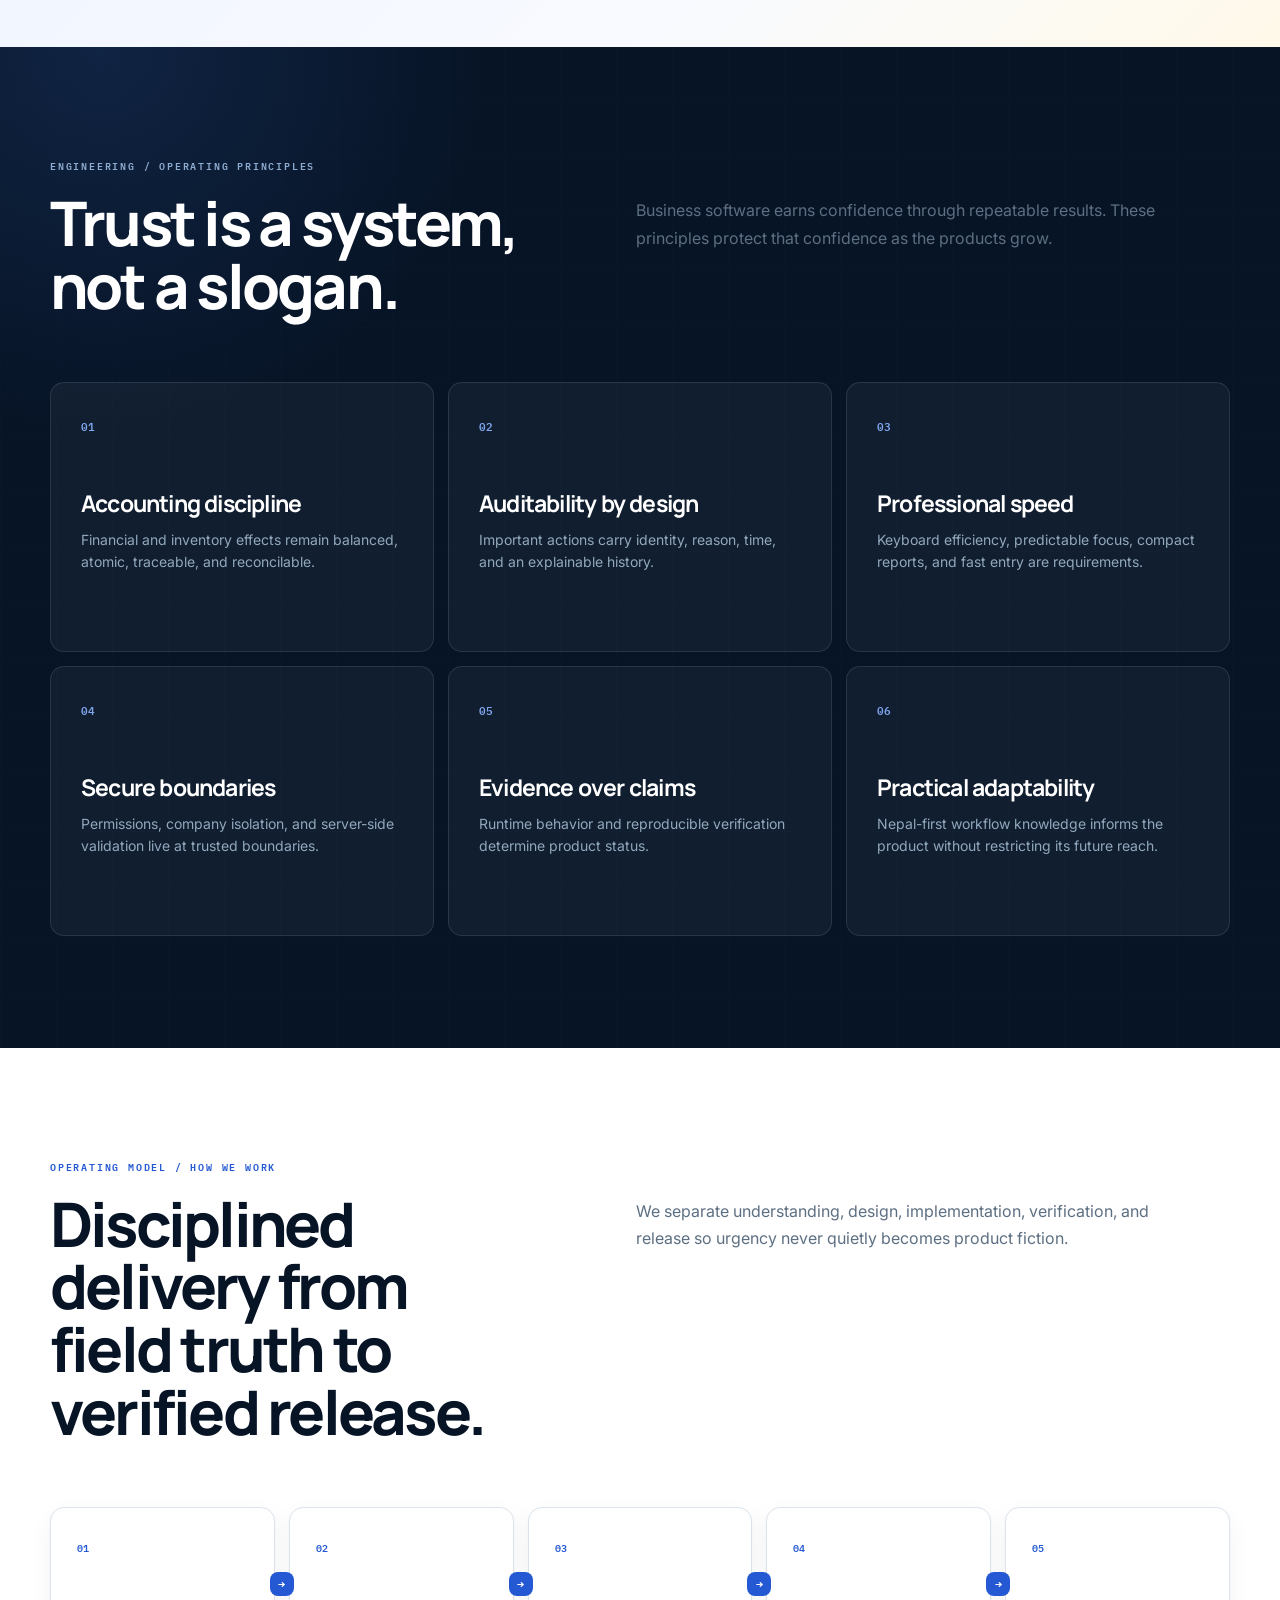
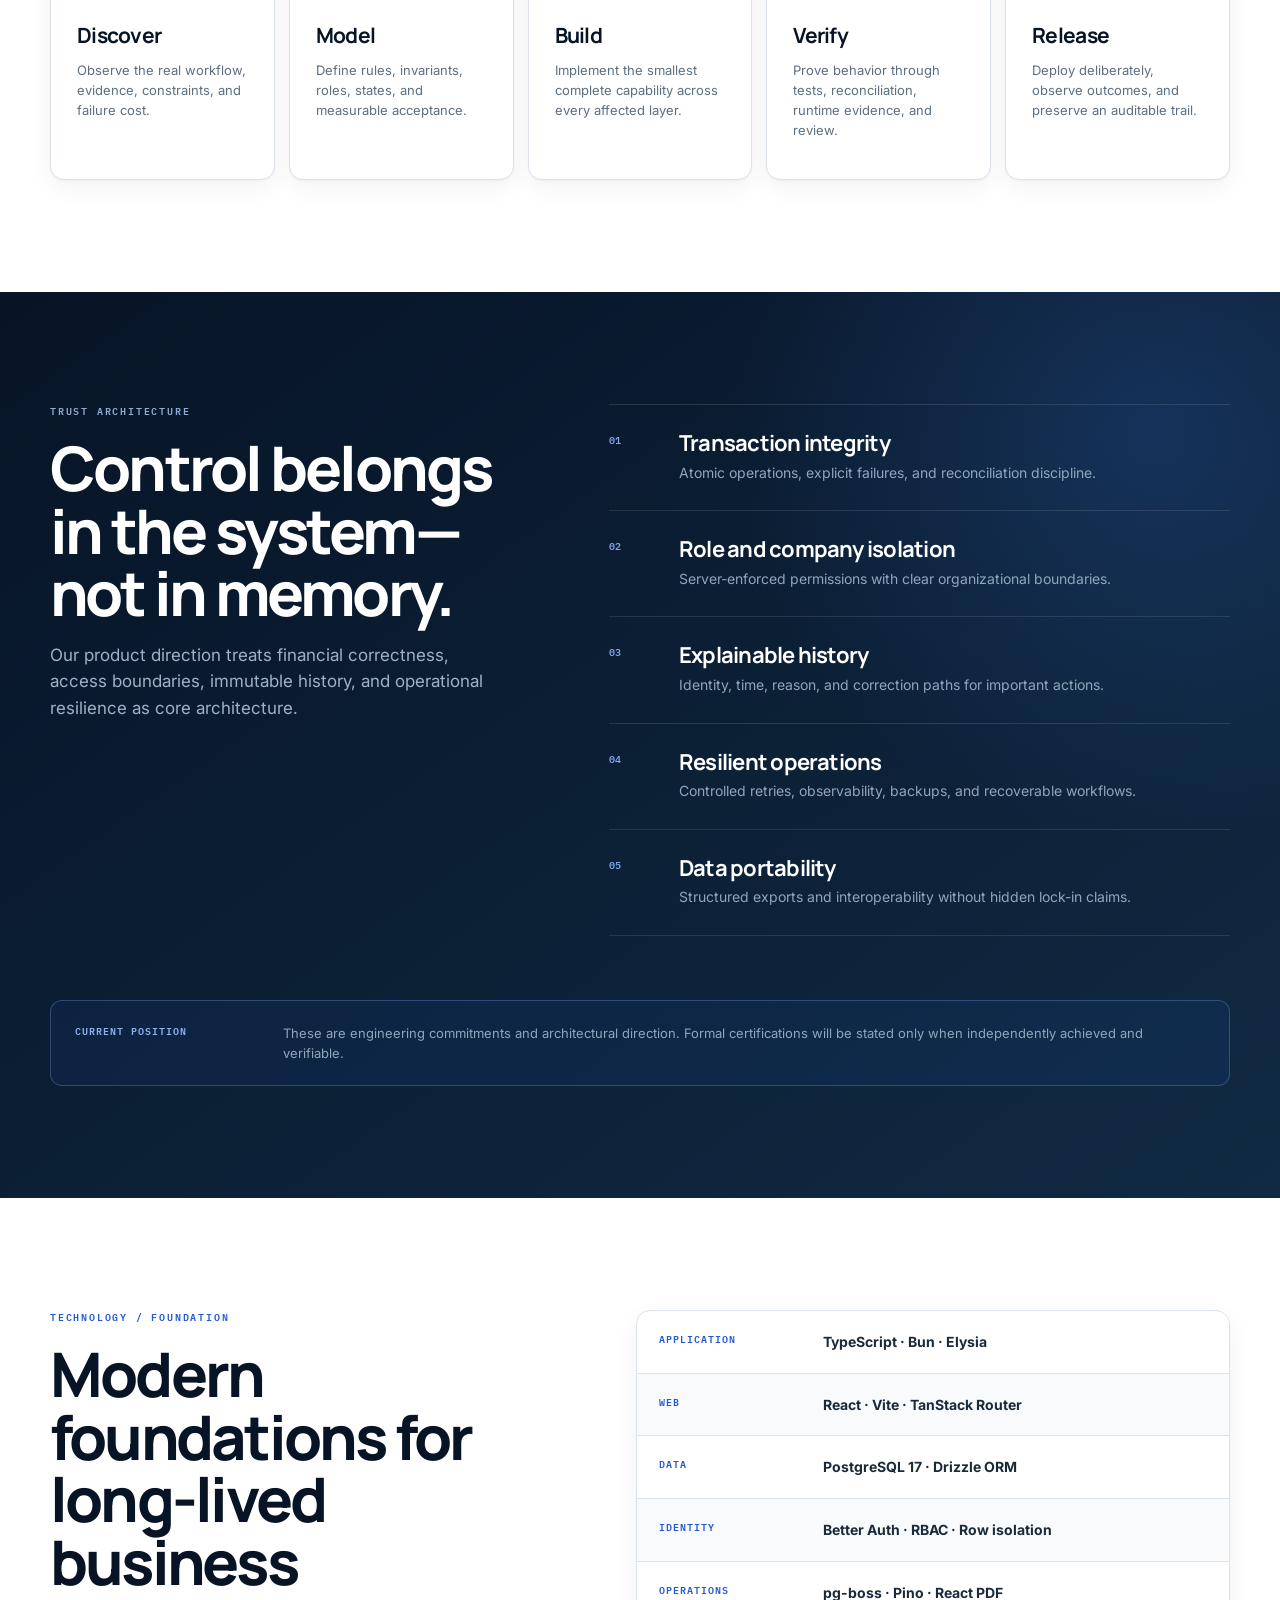
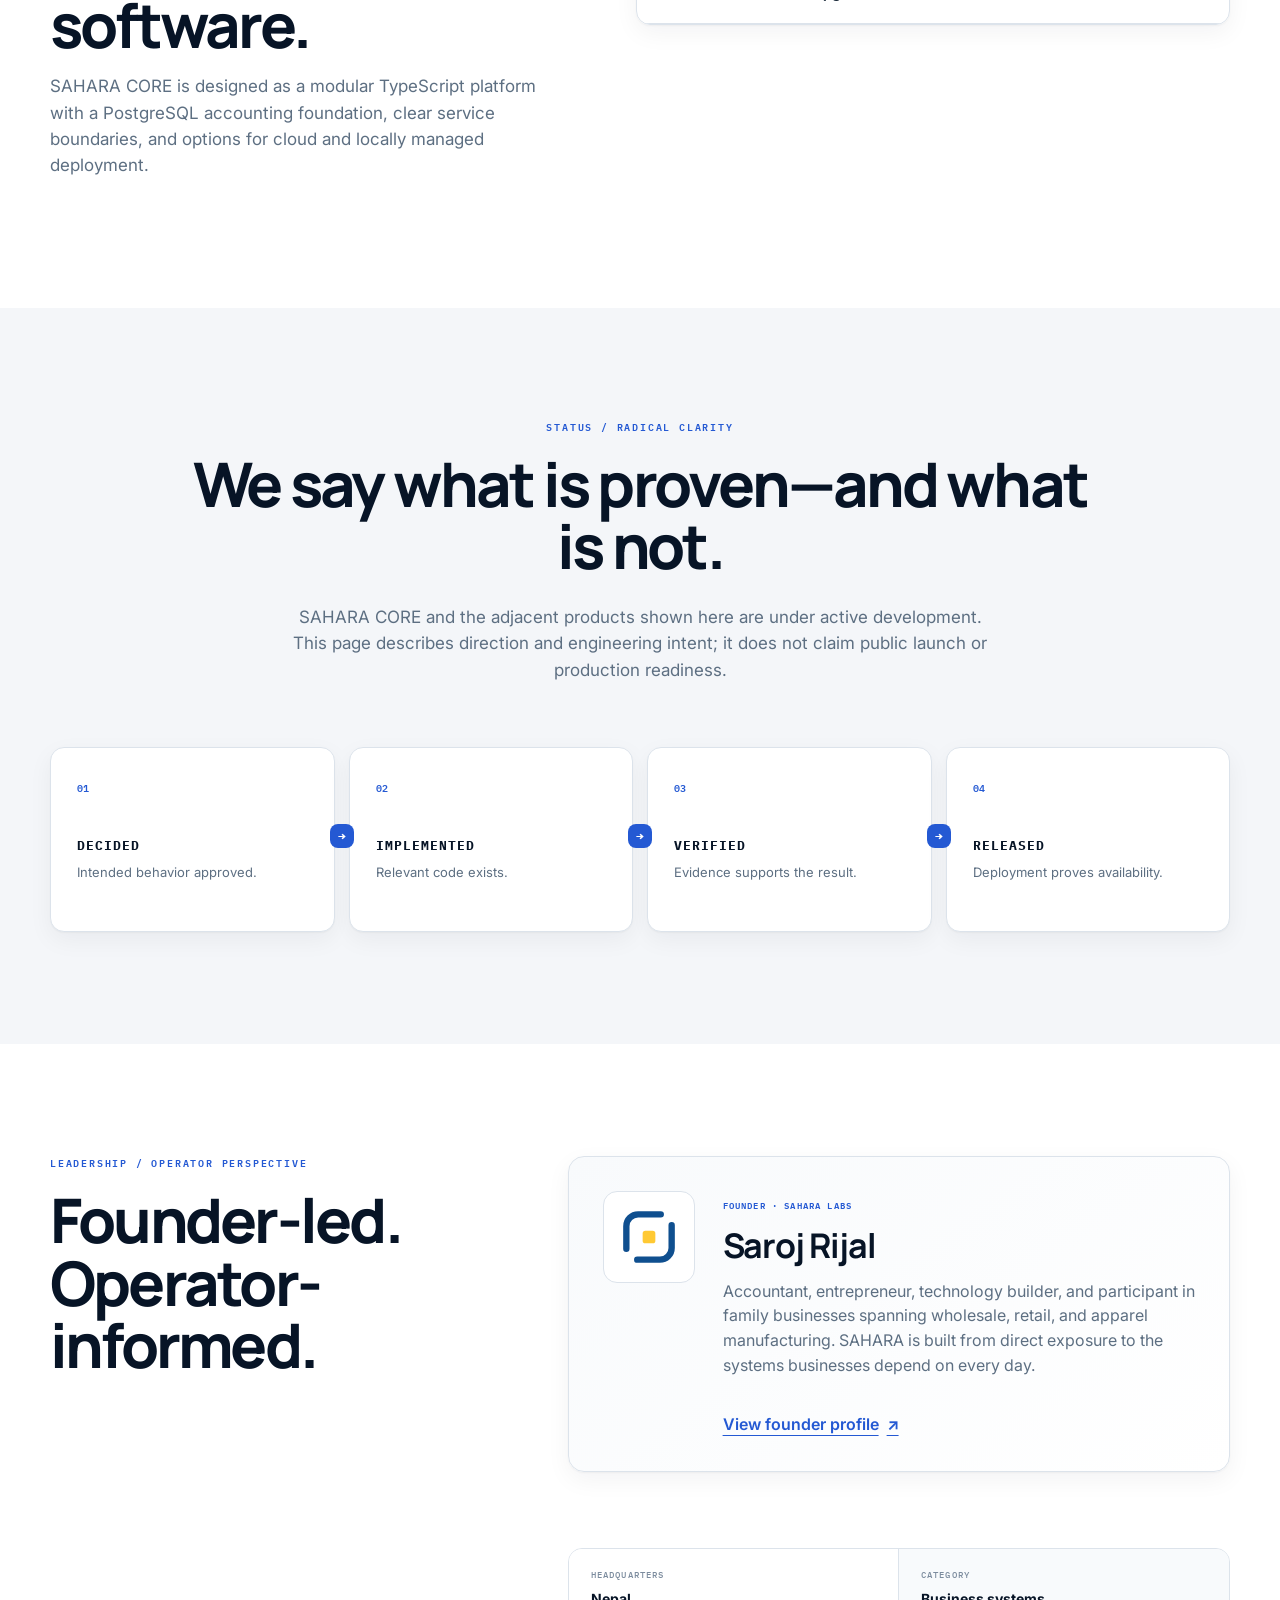
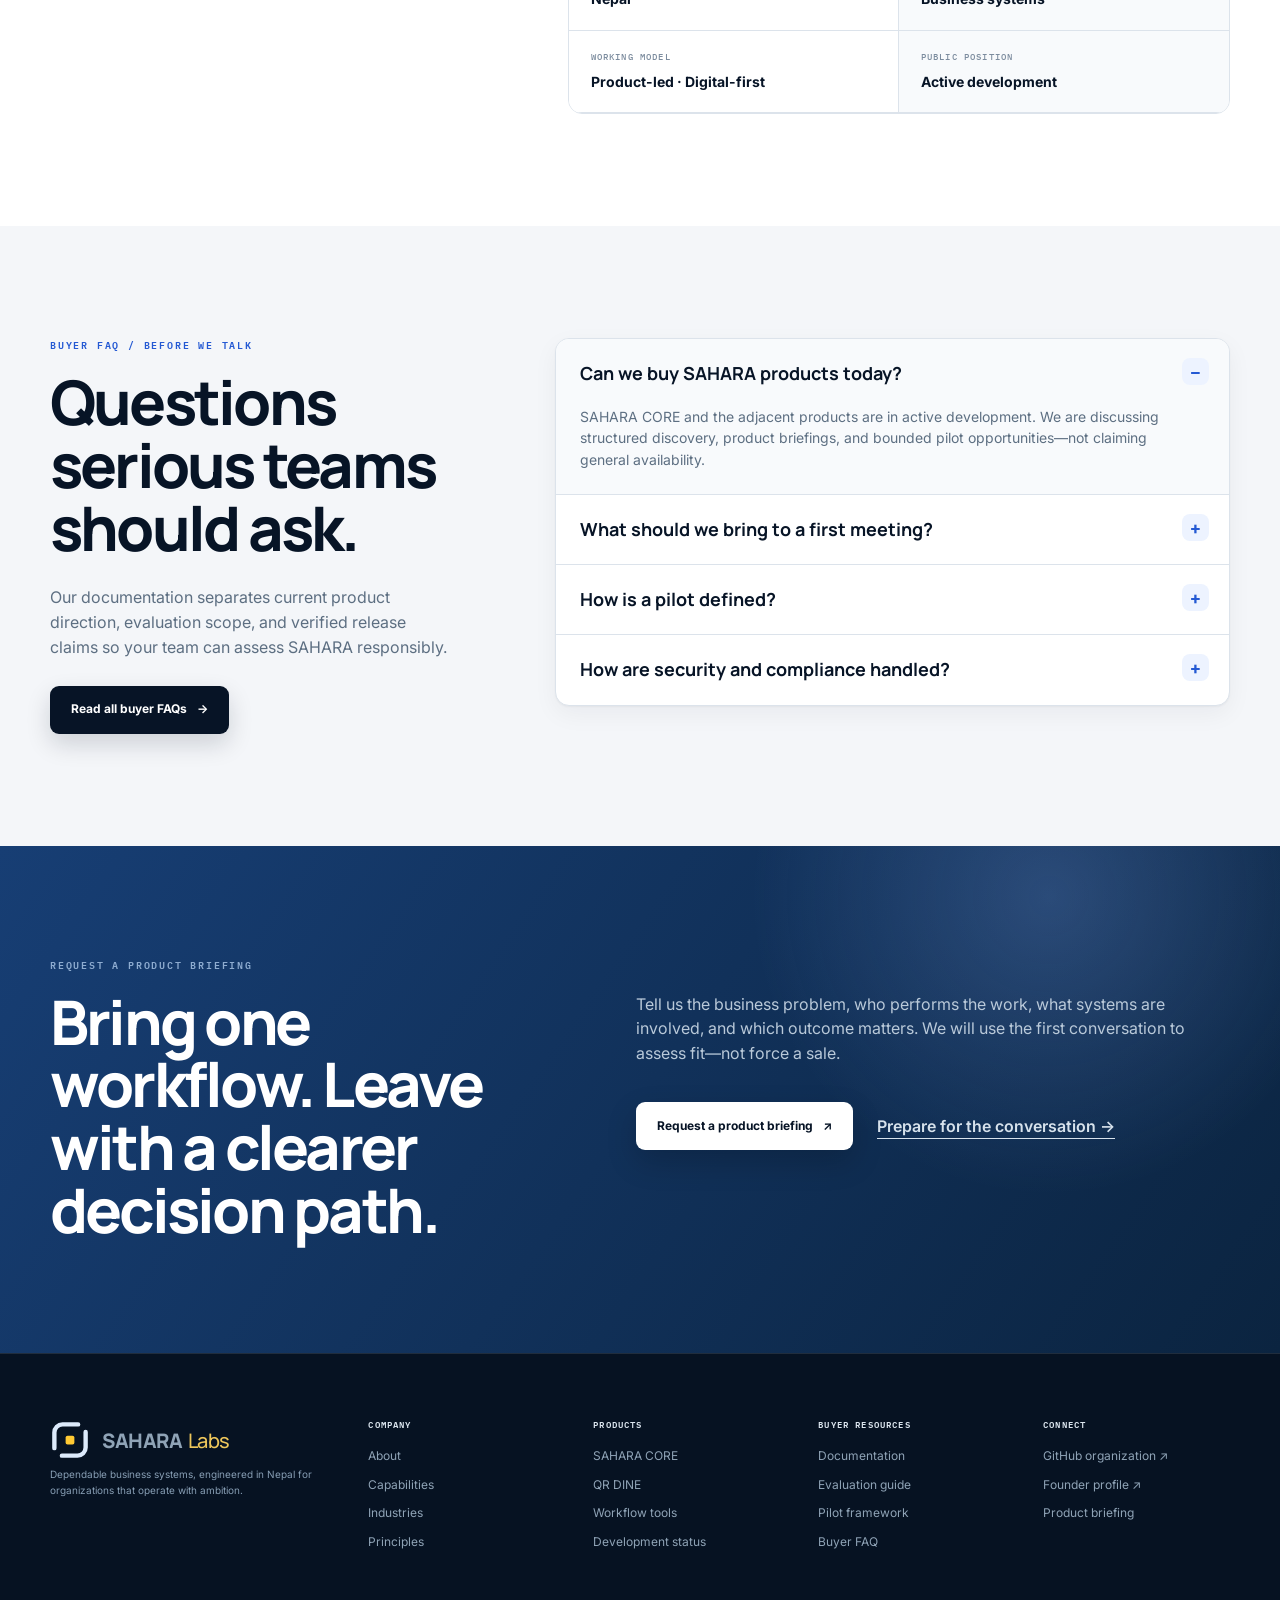
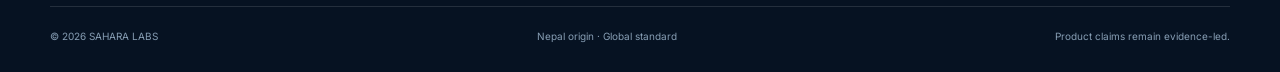
<file: new/index.html>
<!doctype html>
<html lang="en">
  <head>
    <meta charset="utf-8" />
    <meta name="viewport" content="width=device-width, initial-scale=1" />
    <meta name="theme-color" content="#0b1f33" />
    <title>SAHARA LABS — Business Systems Engineered in Nepal</title>
    <meta name="description" content="SAHARA LABS is a Nepal-based technology company building dependable, multi-market accounting, inventory, operations, and hospitality systems." />
    <meta name="robots" content="noindex, nofollow" />
    <link rel="canonical" href="https://sahara-labs-nepal.github.io/new/" />
    <link rel="icon" type="image/svg+xml" href="../assets/logo-mark.svg" />
    <link rel="stylesheet" href="styles.css" />
    <link rel="stylesheet" href="theme.css?v=20260922-2" />
  </head>
  <body>
    <a class="skip-link" href="#main">Skip to content</a>

    <header class="topbar" data-header>
      <div class="shell topbar-inner">
        <a class="identity" href="#top" aria-label="SAHARA LABS home">
          <img src="../assets/logo-mark-dark.svg" width="40" height="40" alt="" />
          <span><strong>SAHARA</strong><em>Labs</em></span>
        </a>
        <button class="menu-button" type="button" aria-expanded="false" aria-controls="site-nav">
          <span class="sr-only">Toggle navigation</span><i></i><i></i><i></i>
        </button>
        <nav id="site-nav" class="site-nav" aria-label="Primary navigation">
          <a href="#company">Company</a>
          <a href="#capabilities">Capabilities</a>
          <a href="#industries">Industries</a>
          <a href="#products">Products</a>
          <a href="#trust">Trust</a>
          <a href="docs/">Docs</a>
          <a class="nav-action" href="#contact">Work with us</a>
        </nav>
      </div>
    </header>

    <main id="main">
      <section id="top" class="hero">
        <div class="grid-field" aria-hidden="true"></div>
        <div class="shell hero-grid">
          <div class="hero-copy">
            <p class="kicker kicker-light"><span>SAHARA LABS</span> · NEPAL</p>
            <h1>Engineered in Nepal. Built to operate <em>across borders.</em></h1>
            <p class="hero-lede">SAHARA LABS builds dependable accounting, inventory, operations, and hospitality systems for organizations that need speed, control, and records they can trust.</p>
            <div class="hero-actions">
              <a class="button button-gold" href="#core">Explore SAHARA CORE</a>
              <a class="button button-ghost" href="docs/">Read product docs <span>→</span></a>
              <a class="button button-text" href="#buyer-path">Plan an evaluation <span>↓</span></a>
            </div>
            <div class="live-note"><i></i><strong>South Asia-first · Multi-market architecture</strong><span>Product direction is public. Release claims require evidence.</span></div>
          </div>

          <div class="system-board" aria-label="SAHARA product system map">
            <div class="board-head"><span>SYSTEM MAP / 01</span><span>NEPAL ORIGIN · GLOBAL STANDARD</span></div>
            <div class="board-core">
              <img src="../assets/logo-mark-dark.svg" width="72" height="72" alt="" />
              <div><small>THE OPERATING CORE</small><strong>SAHARA CORE</strong><span>Accounts · Stock · Controls</span></div>
            </div>
            <div class="board-path"><span></span><span></span><span></span></div>
            <div class="board-modules">
              <article><b>01</b><strong>ACCOUNTING</strong><span>Ledgers and reports</span></article>
              <article><b>02</b><strong>INVENTORY</strong><span>Movement and value</span></article>
              <article><b>03</b><strong>OPERATIONS</strong><span>Approvals and audit</span></article>
            </div>
            <div class="board-foot"><span>Correctness</span><i></i><span>Control</span><i></i><span>Speed</span><i></i><span>Scale</span></div>
          </div>
        </div>
        <div class="shell capability-bar" aria-label="Focus areas">
          <div><span>01</span><strong>Accounting</strong></div>
          <div><span>02</span><strong>Inventory</strong></div>
          <div><span>03</span><strong>Operations</strong></div>
          <div><span>04</span><strong>Hospitality</strong></div>
        </div>
        <div class="shell corporate-strip" aria-label="Company profile">
          <div><span>ORIGIN</span><strong>Nepal</strong></div>
          <div><span>MARKET VIEW</span><strong>South Asia first</strong></div>
          <div><span>DELIVERY</span><strong>Digital-first</strong></div>
          <div><span>ARCHITECTURE</span><strong>Multi-company · Multi-market</strong></div>
        </div>
      </section>

      <section id="company" class="section section-paper">
        <div class="shell intro-grid">
          <div>
            <p class="kicker">COMPANY / WHY WE EXIST</p>
            <h2>Built beside real business work.</h2>
          </div>
          <div class="large-copy">
            <p>SAHARA LABS is a Nepal-based product studio led by <a href="https://sarojrijal.com.np/">Saroj Rijal</a>. Our product decisions begin with real voucher entry, stock movement, reconciliation, approvals, service flow, and owner reporting.</p>
            <p>That proximity keeps the work practical: professional speed without weak controls, and modern architecture without erasing the workflows experienced operators already understand.</p>
          </div>
        </div>
        <div class="shell belief-row">
          <article><span>MISSION</span><h3>Make serious business software feel fast, clear, and trustworthy.</h3></article>
          <article><span>METHOD</span><strong>Evidence-led</strong><p>Decision, implementation, verification, and release remain separate states.</p></article>
          <article><span>FOUNDATION</span><strong>Nepal</strong><p>Local operating knowledge with an architecture intended to travel.</p></article>
        </div>
      </section>

      <section class="section global-section">
        <div class="shell global-grid">
          <div class="global-visual" aria-hidden="true">
            <div class="world-lines"></div>
            <span class="origin-point"></span>
            <span class="orbit orbit-one"></span>
            <span class="orbit orbit-two"></span>
            <div class="global-label"><small>OPERATING ORIGIN</small><strong>NEPAL</strong><span>28.3949° N · 84.1240° E</span></div>
          </div>
          <div class="global-copy">
            <p class="kicker kicker-light">GLOBAL READINESS / LOCAL DEPTH</p>
            <h2>Designed locally.<br />Structured to travel.</h2>
            <p>Strong international products do not erase local complexity—they model it cleanly. SAHARA’s architecture is being shaped around configurable currencies, fiscal periods, calendars, taxes, languages, deployment models, and company structures.</p>
            <ul class="global-list">
              <li><span>01</span><div><strong>Localization as architecture</strong><p>Country-specific rules belong in explicit adapters, not scattered exceptions.</p></div></li>
              <li><span>02</span><div><strong>Connected but deployable</strong><p>Cloud and locally managed environments remain part of the product direction.</p></div></li>
              <li><span>03</span><div><strong>Professional workflows preserved</strong><p>International reach should not dilute accountant speed or operational control.</p></div></li>
            </ul>
            <p class="disclosure">Architecture direction—not a claim of current availability or legal compliance in every country.</p>
          </div>
        </div>
      </section>

      <section id="capabilities" class="section section-paper capabilities">
        <div class="shell heading-row">
          <div><p class="kicker">CAPABILITIES / WHAT WE BUILD</p><h2>From financial truth to operational flow.</h2></div>
          <p>Our capabilities connect software engineering with the realities of accounting, inventory, service, approvals, and management control.</p>
        </div>
        <div class="shell capability-grid">
          <article><span>01</span><h3>Financial systems engineering</h3><p>Ledgers, vouchers, bill-wise accounting, banking, tax workflows, period control, reconciliation, and explainable reporting.</p><b>ACCOUNTING · REPORTING · RECONCILIATION</b></article>
          <article><span>02</span><h3>Inventory and supply operations</h3><p>Stock movement, valuation, units, locations, purchasing, dispatch, returns, counts, and exception visibility.</p><b>STOCK · PROCUREMENT · FULFILMENT</b></article>
          <article><span>03</span><h3>Workflow and control automation</h3><p>Approvals, responsibilities, evidence, follow-up, audit history, and owner visibility built into daily execution.</p><b>SOP · APPROVAL · AUDIT</b></article>
          <article><span>04</span><h3>Hospitality commerce</h3><p>Connected guest ordering, kitchen flow, service, settlement, loyalty, stock, and operating intelligence.</p><b>QR ORDERING · KDS · POS</b></article>
          <article><span>05</span><h3>Localization architecture</h3><p>Configurable country rules, fiscal calendars, currencies, taxes, numbering, terminology, and document requirements.</p><b>COUNTRY PACKS · TAX · CALENDAR</b></article>
          <article><span>06</span><h3>Platform and integration engineering</h3><p>Modular services, trusted APIs, identity boundaries, background operations, exports, and controlled interoperability.</p><b>PLATFORM · API · IDENTITY</b></article>
        </div>
      </section>

      <section id="products" class="section section-mist">
        <div class="shell heading-row">
          <div><p class="kicker">PRODUCTS / ACTIVE WORK</p><h2>One flagship.<br />Focused adjacent systems.</h2></div>
          <p>We keep scope and maturity explicit. A concept is not a release, and an implementation is not proof of production readiness.</p>
        </div>

        <div class="shell product-list">
          <article id="core" class="product product-primary">
            <div class="product-number">01</div>
            <div class="product-main">
              <div class="meta"><span class="pill pill-live">Active development</span><span>Flagship</span></div>
              <h3>SAHARA <em>CORE</em></h3>
              <p class="tagline">The operating core for accounting-led businesses.</p>
              <p>An original web-based accounting, inventory, and business operating system designed for desktop-class keyboard speed, multi-company work, strong controls, and trustworthy reporting.</p>
              <div class="product-actions"><a href="docs/#core">Product scope →</a><a href="docs/#evaluation">Evaluation guide →</a></div>
            </div>
            <ul class="product-features">
              <li>Double-entry and reconciliation discipline</li>
              <li>Inventory, banking, tax, and audit workflows</li>
              <li>Dense, keyboard-first professional interaction</li>
              <li>Nepal-ready with extensible country architecture</li>
            </ul>
          </article>

          <article class="product product-secondary">
            <div class="product-number">02</div>
            <div class="product-main">
              <div class="meta"><span class="pill pill-live">Active development</span><span>Hospitality</span></div>
              <h3>SAHARA QR DINE</h3>
              <p>QR table ordering, kitchen display, service, cashier operations, stock, split payments, loyalty, and guest requests in one connected flow.</p>
              <div class="product-actions"><a href="docs/#qr-dine">Product scope →</a><a href="docs/#pilot">Pilot framework →</a></div>
            </div>
            <div class="flow"><span>ORDER</span><i>→</i><span>KITCHEN</span><i>→</i><span>SERVICE</span><i>→</i><span>SETTLEMENT</span></div>
          </article>

          <article class="product product-secondary">
            <div class="product-number">03</div>
            <div class="product-main">
              <div class="meta"><span class="pill">Research &amp; development</span><span>Business controls</span></div>
              <h3>WORKFLOW TOOLS</h3>
              <p>Focused systems for reconciliation, confirmations, SOP execution, stock checks, package control, payment follow-up, and owner visibility.</p>
              <div class="product-actions"><a href="docs/#workflow-tools">Use cases →</a><a href="docs/#briefing">Discuss a workflow →</a></div>
            </div>
            <div class="product-rule"><span>RULE</span><p>Reduce repetitive work without weakening approval or audit controls.</p></div>
          </article>
        </div>
      </section>

      <section id="industries" class="section industries-section">
        <div class="shell heading-row">
          <div><p class="kicker">INDUSTRIES / PRACTICAL CONTEXT</p><h2>Business systems shaped by operating reality.</h2></div>
          <p>We focus on environments where money, goods, people, and approvals move together—and where losing the operational trail is expensive.</p>
        </div>
        <div class="shell industry-grid">
          <article><span>01</span><div><h3>Retail &amp; wholesale</h3><p>Fast billing, party balances, inventory depth, credit control, dispatch, purchasing, and end-of-day clarity.</p></div><b>COMMERCE</b></article>
          <article><span>02</span><div><h3>Manufacturing</h3><p>Materials, production movement, finished goods, costing evidence, quality checkpoints, and multi-stage operations.</p></div><b>PRODUCTION</b></article>
          <article><span>03</span><div><h3>Hospitality</h3><p>Guest ordering, kitchen coordination, service, stock consumption, settlement, loyalty, and owner summaries.</p></div><b>SERVICE</b></article>
          <article><span>04</span><div><h3>Distribution networks</h3><p>Multi-location fulfilment, customer terms, inventory visibility, delivery status, collections, and exceptions.</p></div><b>SUPPLY</b></article>
          <article><span>05</span><div><h3>Professional accounting</h3><p>Multi-company access, audit evidence, structured reports, compliance workflows, and reliable drill-down.</p></div><b>ADVISORY</b></article>
          <article><span>06</span><div><h3>Growing business groups</h3><p>Company isolation, owner oversight, shared controls, role boundaries, consolidated operating visibility, and scale.</p></div><b>ENTERPRISE</b></article>
        </div>
      </section>

      <section id="buyer-path" class="section buyer-section">
        <div class="shell buyer-heading">
          <div><p class="kicker kicker-light">BUYER JOURNEY / FROM INTEREST TO EVIDENCE</p><h2>A responsible path to a buying decision.</h2></div>
          <div><p>Enterprise software should not be purchased from a feature list alone. We help operational, financial, and technical stakeholders examine fit, risk, and measurable value before discussing a wider rollout.</p><a class="button button-gold" href="docs/#evaluation">Start the evaluation guide <span>→</span></a></div>
        </div>
        <div class="shell buyer-path">
          <article><span>01</span><small>DISCOVER</small><h3>Map the operational problem</h3><p>Identify the workflow, users, systems, failure points, control needs, and cost of the current process.</p><b>OUTPUT · PROBLEM BRIEF</b></article>
          <article><span>02</span><small>QUALIFY</small><h3>Confirm product fit</h3><p>Compare required workflows with the documented scope, maturity, integrations, and deployment direction.</p><b>OUTPUT · FIT ASSESSMENT</b></article>
          <article><span>03</span><small>ALIGN</small><h3>Review trust and ownership</h3><p>Bring finance, operations, technology, and decision-makers into a structured product briefing.</p><b>OUTPUT · PILOT DECISION</b></article>
          <article><span>04</span><small>PILOT</small><h3>Test a bounded workflow</h3><p>Agree on users, data, duration, responsibilities, controls, and measurable acceptance criteria.</p><b>OUTPUT · VERIFIED EVIDENCE</b></article>
          <article><span>05</span><small>DECIDE</small><h3>Plan the next stage</h3><p>Use pilot results to stop, iterate, extend, or prepare a controlled commercial rollout.</p><b>OUTPUT · ROLLOUT PLAN</b></article>
        </div>
      </section>

      <section class="section decision-section">
        <div class="shell decision-grid">
          <div>
            <p class="kicker">THE BUSINESS CASE / WHAT TO MEASURE</p>
            <h2>Buy outcomes, not promises.</h2>
            <p class="decision-lede">A useful evaluation starts with a baseline. Together, we define which result matters, how it will be measured, and what evidence is required before expansion.</p>
            <a class="button button-dark" href="docs/#validation">Review validation criteria <span>→</span></a>
          </div>
          <div class="decision-table" role="table" aria-label="Buyer value framework">
            <div role="row"><span role="cell">FINANCE</span><strong role="cell">Faster close, fewer unexplained differences, clearer audit trail</strong></div>
            <div role="row"><span role="cell">OPERATIONS</span><strong role="cell">Less duplicate entry, fewer handoff gaps, visible exceptions</strong></div>
            <div role="row"><span role="cell">MANAGEMENT</span><strong role="cell">Timelier reporting, ownership clarity, better control visibility</strong></div>
            <div role="row"><span role="cell">TECHNOLOGY</span><strong role="cell">Defined boundaries, integration clarity, portability, supportability</strong></div>
            <div role="row"><span role="cell">ADOPTION</span><strong role="cell">Task completion, operator confidence, measurable time-to-value</strong></div>
          </div>
        </div>
      </section>

      <section id="principles" class="section section-blue">
        <div class="shell heading-row heading-light">
          <div><p class="kicker kicker-light">ENGINEERING / OPERATING PRINCIPLES</p><h2>Trust is a system,<br />not a slogan.</h2></div>
          <p>Business software earns confidence through repeatable results. These principles protect that confidence as the products grow.</p>
        </div>
        <div class="shell principles-grid">
          <article><span>01</span><h3>Accounting discipline</h3><p>Financial and inventory effects remain balanced, atomic, traceable, and reconcilable.</p></article>
          <article><span>02</span><h3>Auditability by design</h3><p>Important actions carry identity, reason, time, and an explainable history.</p></article>
          <article><span>03</span><h3>Professional speed</h3><p>Keyboard efficiency, predictable focus, compact reports, and fast entry are requirements.</p></article>
          <article><span>04</span><h3>Secure boundaries</h3><p>Permissions, company isolation, and server-side validation live at trusted boundaries.</p></article>
          <article><span>05</span><h3>Evidence over claims</h3><p>Runtime behavior and reproducible verification determine product status.</p></article>
          <article><span>06</span><h3>Practical adaptability</h3><p>Nepal-first workflow knowledge informs the product without restricting its future reach.</p></article>
        </div>
      </section>

      <section class="section operating-model">
        <div class="shell heading-row">
          <div><p class="kicker">OPERATING MODEL / HOW WE WORK</p><h2>Disciplined delivery from field truth to verified release.</h2></div>
          <p>We separate understanding, design, implementation, verification, and release so urgency never quietly becomes product fiction.</p>
        </div>
        <div class="shell model-track">
          <article><span>01</span><h3>Discover</h3><p>Observe the real workflow, evidence, constraints, and failure cost.</p></article>
          <article><span>02</span><h3>Model</h3><p>Define rules, invariants, roles, states, and measurable acceptance.</p></article>
          <article><span>03</span><h3>Build</h3><p>Implement the smallest complete capability across every affected layer.</p></article>
          <article><span>04</span><h3>Verify</h3><p>Prove behavior through tests, reconciliation, runtime evidence, and review.</p></article>
          <article><span>05</span><h3>Release</h3><p>Deploy deliberately, observe outcomes, and preserve an auditable trail.</p></article>
        </div>
      </section>

      <section id="trust" class="section trust-section">
        <div class="shell trust-grid">
          <div class="trust-heading">
            <p class="kicker kicker-light">TRUST ARCHITECTURE</p>
            <h2>Control belongs in the system—not in memory.</h2>
            <p>Our product direction treats financial correctness, access boundaries, immutable history, and operational resilience as core architecture.</p>
          </div>
          <div class="trust-controls">
            <article><span>01</span><div><h3>Transaction integrity</h3><p>Atomic operations, explicit failures, and reconciliation discipline.</p></div></article>
            <article><span>02</span><div><h3>Role and company isolation</h3><p>Server-enforced permissions with clear organizational boundaries.</p></div></article>
            <article><span>03</span><div><h3>Explainable history</h3><p>Identity, time, reason, and correction paths for important actions.</p></div></article>
            <article><span>04</span><div><h3>Resilient operations</h3><p>Controlled retries, observability, backups, and recoverable workflows.</p></div></article>
            <article><span>05</span><div><h3>Data portability</h3><p>Structured exports and interoperability without hidden lock-in claims.</p></div></article>
          </div>
        </div>
        <div class="shell trust-note"><strong>Current position</strong><span>These are engineering commitments and architectural direction. Formal certifications will be stated only when independently achieved and verifiable.</span></div>
      </section>

      <section class="section section-paper technology">
        <div class="shell technology-grid">
          <div>
            <p class="kicker">TECHNOLOGY / FOUNDATION</p>
            <h2>Modern foundations for long-lived business software.</h2>
            <p>SAHARA CORE is designed as a modular TypeScript platform with a PostgreSQL accounting foundation, clear service boundaries, and options for cloud and locally managed deployment.</p>
          </div>
          <div class="stack" role="table" aria-label="Technology stack">
            <div role="row"><span role="cell">APPLICATION</span><strong role="cell">TypeScript · Bun · Elysia</strong></div>
            <div role="row"><span role="cell">WEB</span><strong role="cell">React · Vite · TanStack Router</strong></div>
            <div role="row"><span role="cell">DATA</span><strong role="cell">PostgreSQL 17 · Drizzle ORM</strong></div>
            <div role="row"><span role="cell">IDENTITY</span><strong role="cell">Better Auth · RBAC · Row isolation</strong></div>
            <div role="row"><span role="cell">OPERATIONS</span><strong role="cell">pg-boss · Pino · React PDF</strong></div>
          </div>
        </div>
      </section>

      <section id="status" class="section section-status">
        <div class="shell status-intro">
          <p class="kicker">STATUS / RADICAL CLARITY</p>
          <h2>We say what is proven—and what is not.</h2>
          <p>SAHARA CORE and the adjacent products shown here are under active development. This page describes direction and engineering intent; it does not claim public launch or production readiness.</p>
        </div>
        <div class="shell status-track">
          <article><span>01</span><strong>DECIDED</strong><p>Intended behavior approved.</p></article>
          <article><span>02</span><strong>IMPLEMENTED</strong><p>Relevant code exists.</p></article>
          <article><span>03</span><strong>VERIFIED</strong><p>Evidence supports the result.</p></article>
          <article><span>04</span><strong>RELEASED</strong><p>Deployment proves availability.</p></article>
        </div>
      </section>

      <section class="section leadership-section">
        <div class="shell leadership-grid">
          <div>
            <p class="kicker">LEADERSHIP / OPERATOR PERSPECTIVE</p>
            <h2>Founder-led.<br />Operator-informed.</h2>
          </div>
          <div class="leader-card">
            <div class="leader-mark"><img src="../assets/logo-mark.svg" width="58" height="58" alt="" /></div>
            <div><span>FOUNDER · SAHARA LABS</span><h3>Saroj Rijal</h3><p>Accountant, entrepreneur, technology builder, and participant in family businesses spanning wholesale, retail, and apparel manufacturing. SAHARA is built from direct exposure to the systems businesses depend on every day.</p><a href="https://sarojrijal.com.np/">View founder profile <b>↗</b></a></div>
          </div>
          <div class="company-facts">
            <div><span>HEADQUARTERS</span><strong>Nepal</strong></div>
            <div><span>CATEGORY</span><strong>Business systems</strong></div>
            <div><span>WORKING MODEL</span><strong>Product-led · Digital-first</strong></div>
            <div><span>PUBLIC POSITION</span><strong>Active development</strong></div>
          </div>
        </div>
      </section>

      <section id="faq" class="section faq-section">
        <div class="shell faq-grid">
          <div>
            <p class="kicker">BUYER FAQ / BEFORE WE TALK</p>
            <h2>Questions serious teams should ask.</h2>
            <p>Our documentation separates current product direction, evaluation scope, and verified release claims so your team can assess SAHARA responsibly.</p>
            <a class="button button-dark" href="docs/#faq">Read all buyer FAQs <span>→</span></a>
          </div>
          <div class="faq-list">
            <details open><summary>Can we buy SAHARA products today?</summary><p>SAHARA CORE and the adjacent products are in active development. We are discussing structured discovery, product briefings, and bounded pilot opportunities—not claiming general availability.</p></details>
            <details><summary>What should we bring to a first meeting?</summary><p>Bring one high-value workflow, the people involved, current tools, representative non-sensitive examples, known failure points, and the outcome your organization wants to improve.</p></details>
            <details><summary>How is a pilot defined?</summary><p>A pilot should have a narrow workflow, named owners, limited users and data, a fixed review window, clear responsibilities, and measurable acceptance and exit criteria.</p></details>
            <details><summary>How are security and compliance handled?</summary><p>We document intended controls and architecture honestly. Specific security, privacy, hosting, retention, and regulatory requirements must be reviewed for each proposed pilot; certifications are claimed only when independently verifiable.</p></details>
          </div>
        </div>
      </section>

      <section id="contact" class="contact">
        <div class="shell contact-grid">
          <div>
            <p class="kicker kicker-light">REQUEST A PRODUCT BRIEFING</p>
            <h2>Bring one workflow. Leave with a clearer decision path.</h2>
          </div>
          <div class="contact-copy">
            <p>Tell us the business problem, who performs the work, what systems are involved, and which outcome matters. We will use the first conversation to assess fit—not force a sale.</p>
            <div class="contact-actions">
              <a class="button button-gold" href="https://sarojrijal.com.np/">Request a product briefing <span>↗</span></a>
              <a class="founder-link" href="docs/#briefing">Prepare for the conversation <span>→</span></a>
            </div>
          </div>
        </div>
      </section>
    </main>

    <footer class="footer">
      <div class="shell footer-grid">
        <div class="footer-brand">
          <a class="identity" href="#top" aria-label="Back to top"><img src="../assets/logo-mark-dark.svg" width="40" height="40" alt="" /><span><strong>SAHARA</strong><em>Labs</em></span></a>
          <p>Dependable business systems, engineered in Nepal for organizations that operate with ambition.</p>
        </div>
        <div><strong>COMPANY</strong><a href="#company">About</a><a href="#capabilities">Capabilities</a><a href="#industries">Industries</a><a href="#principles">Principles</a></div>
        <div><strong>PRODUCTS</strong><a href="docs/#core">SAHARA CORE</a><a href="docs/#qr-dine">QR DINE</a><a href="docs/#workflow-tools">Workflow tools</a><a href="#status">Development status</a></div>
        <div><strong>BUYER RESOURCES</strong><a href="docs/">Documentation</a><a href="docs/#evaluation">Evaluation guide</a><a href="docs/#pilot">Pilot framework</a><a href="docs/#faq">Buyer FAQ</a></div>
        <div><strong>CONNECT</strong><a href="https://github.com/SAHARA-Labs-Nepal">GitHub organization ↗</a><a href="https://sarojrijal.com.np/">Founder profile ↗</a><a href="#contact">Product briefing</a></div>
      </div>
      <div class="shell footer-base"><p>© <span data-year>2026</span> SAHARA LABS</p><p>Nepal origin · Global standard</p><p>Product claims remain evidence-led.</p></div>
    </footer>
    <script src="script.js" defer></script>
  </body>
</html>
</file>
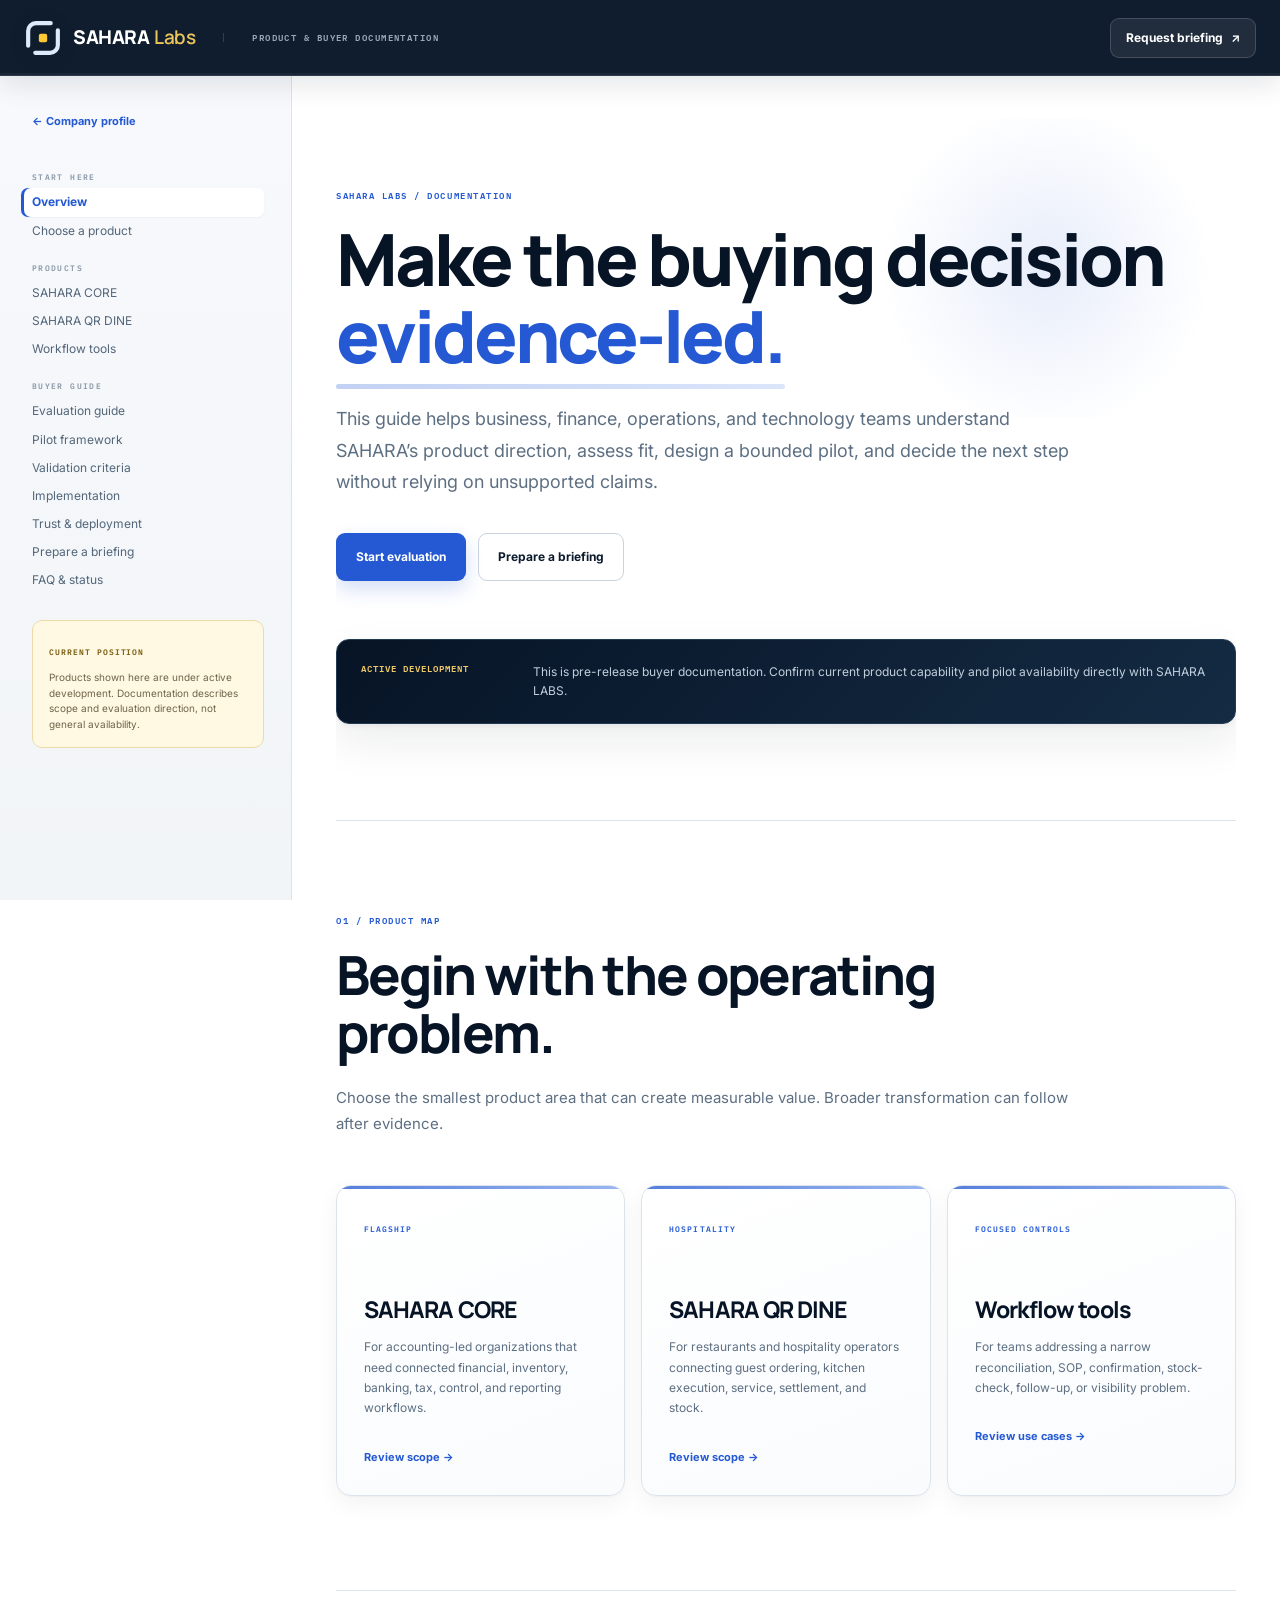
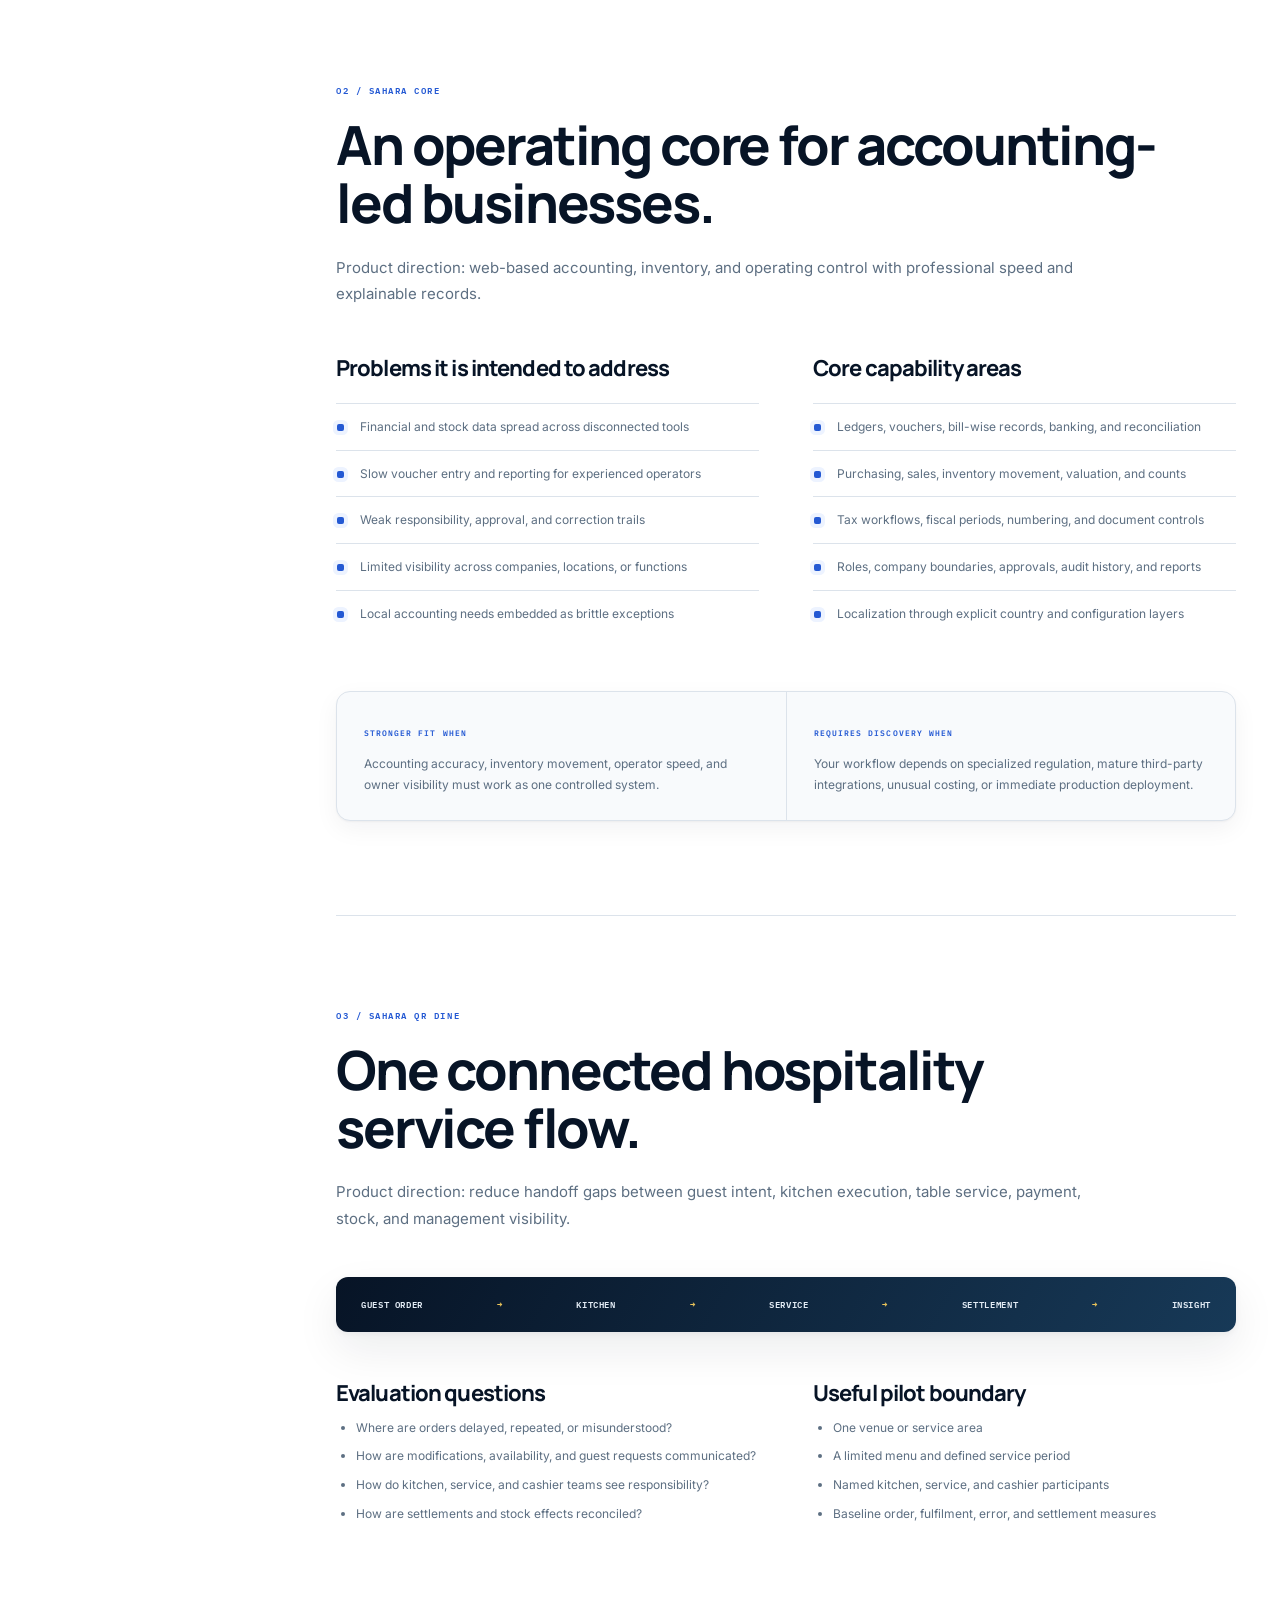
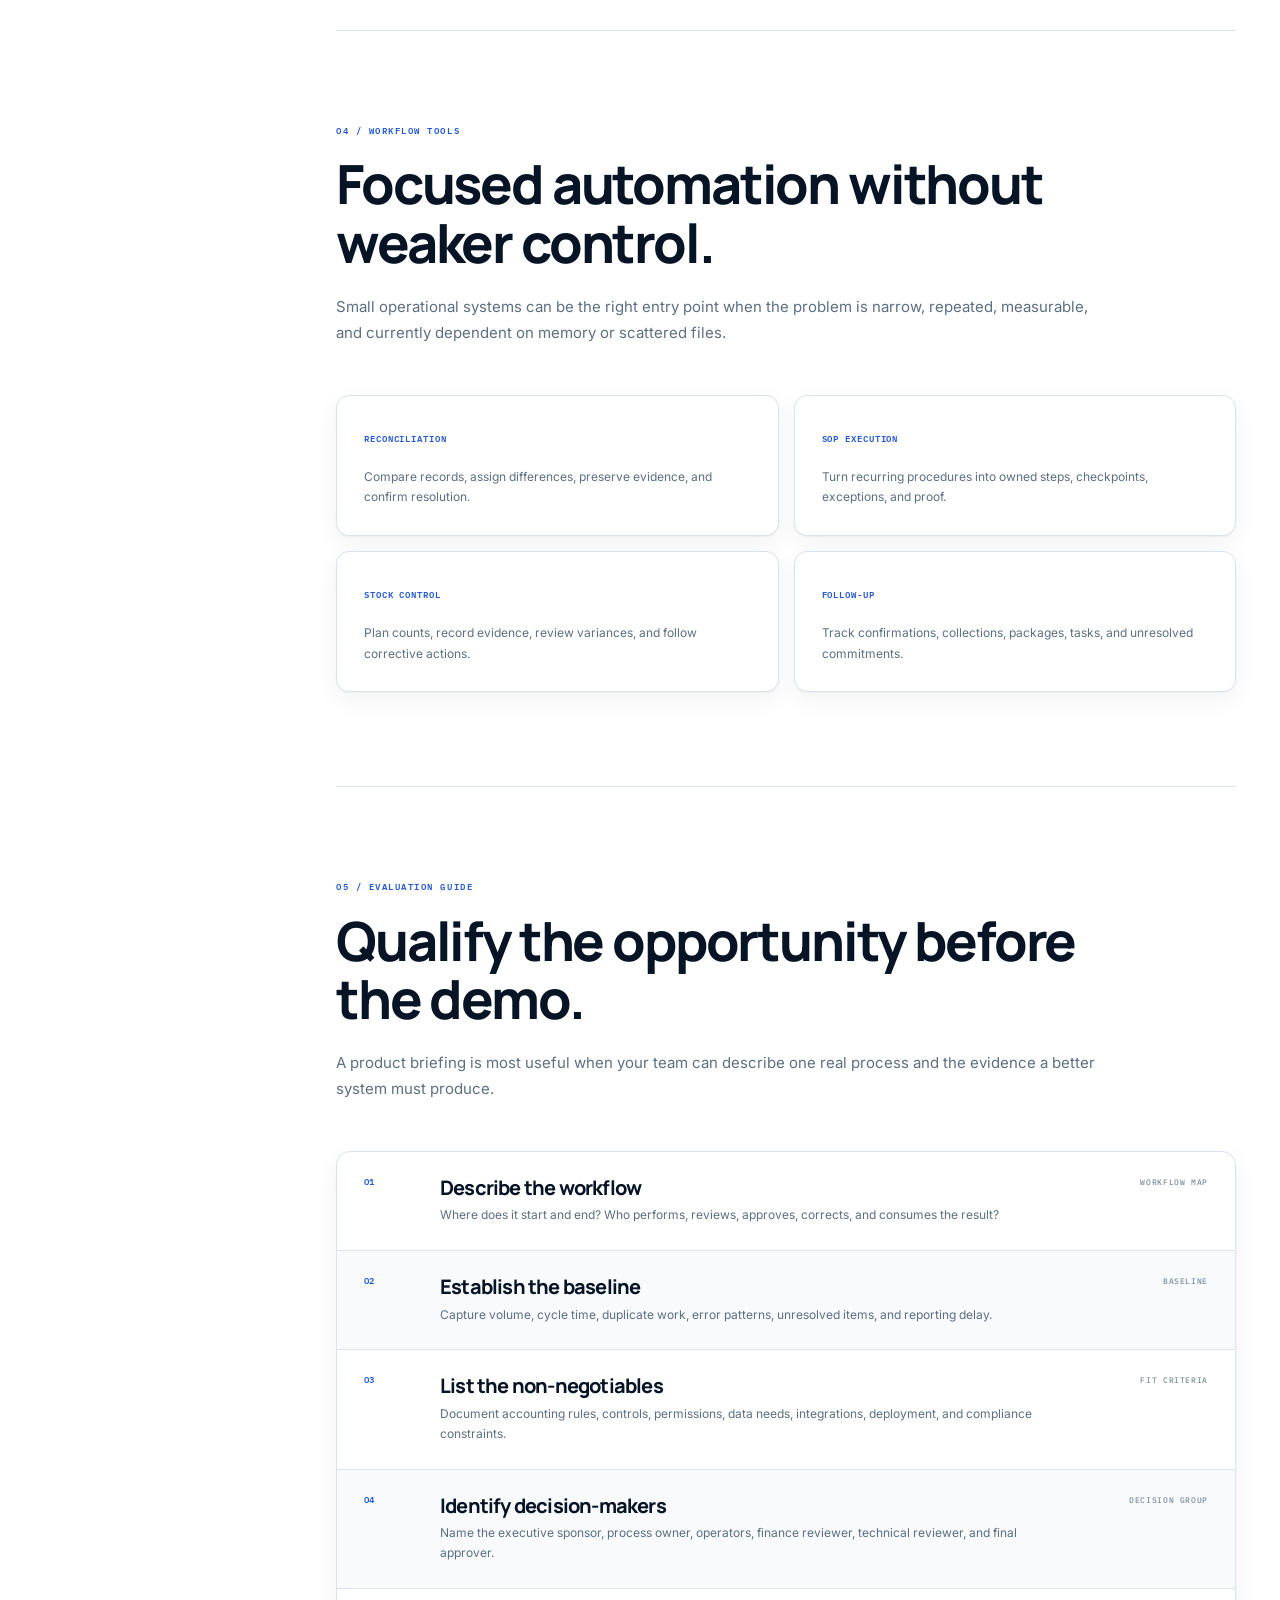
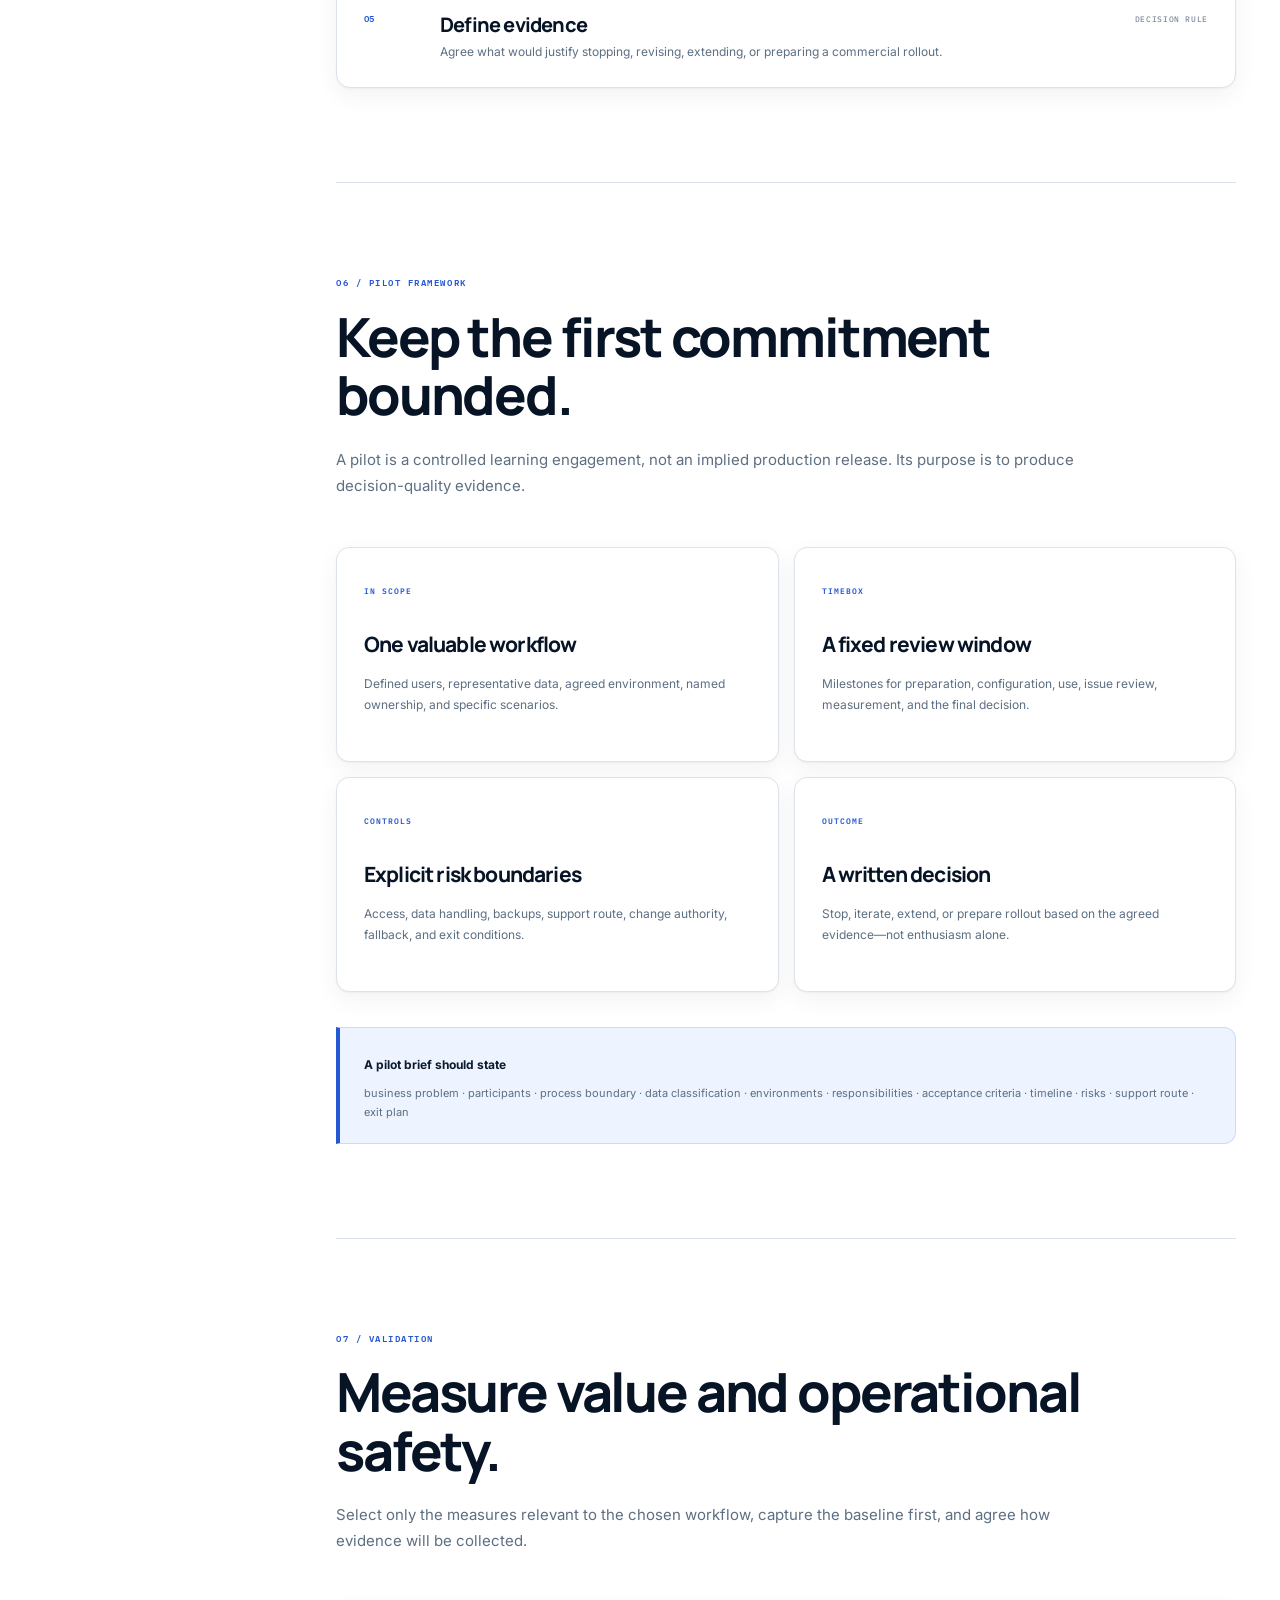
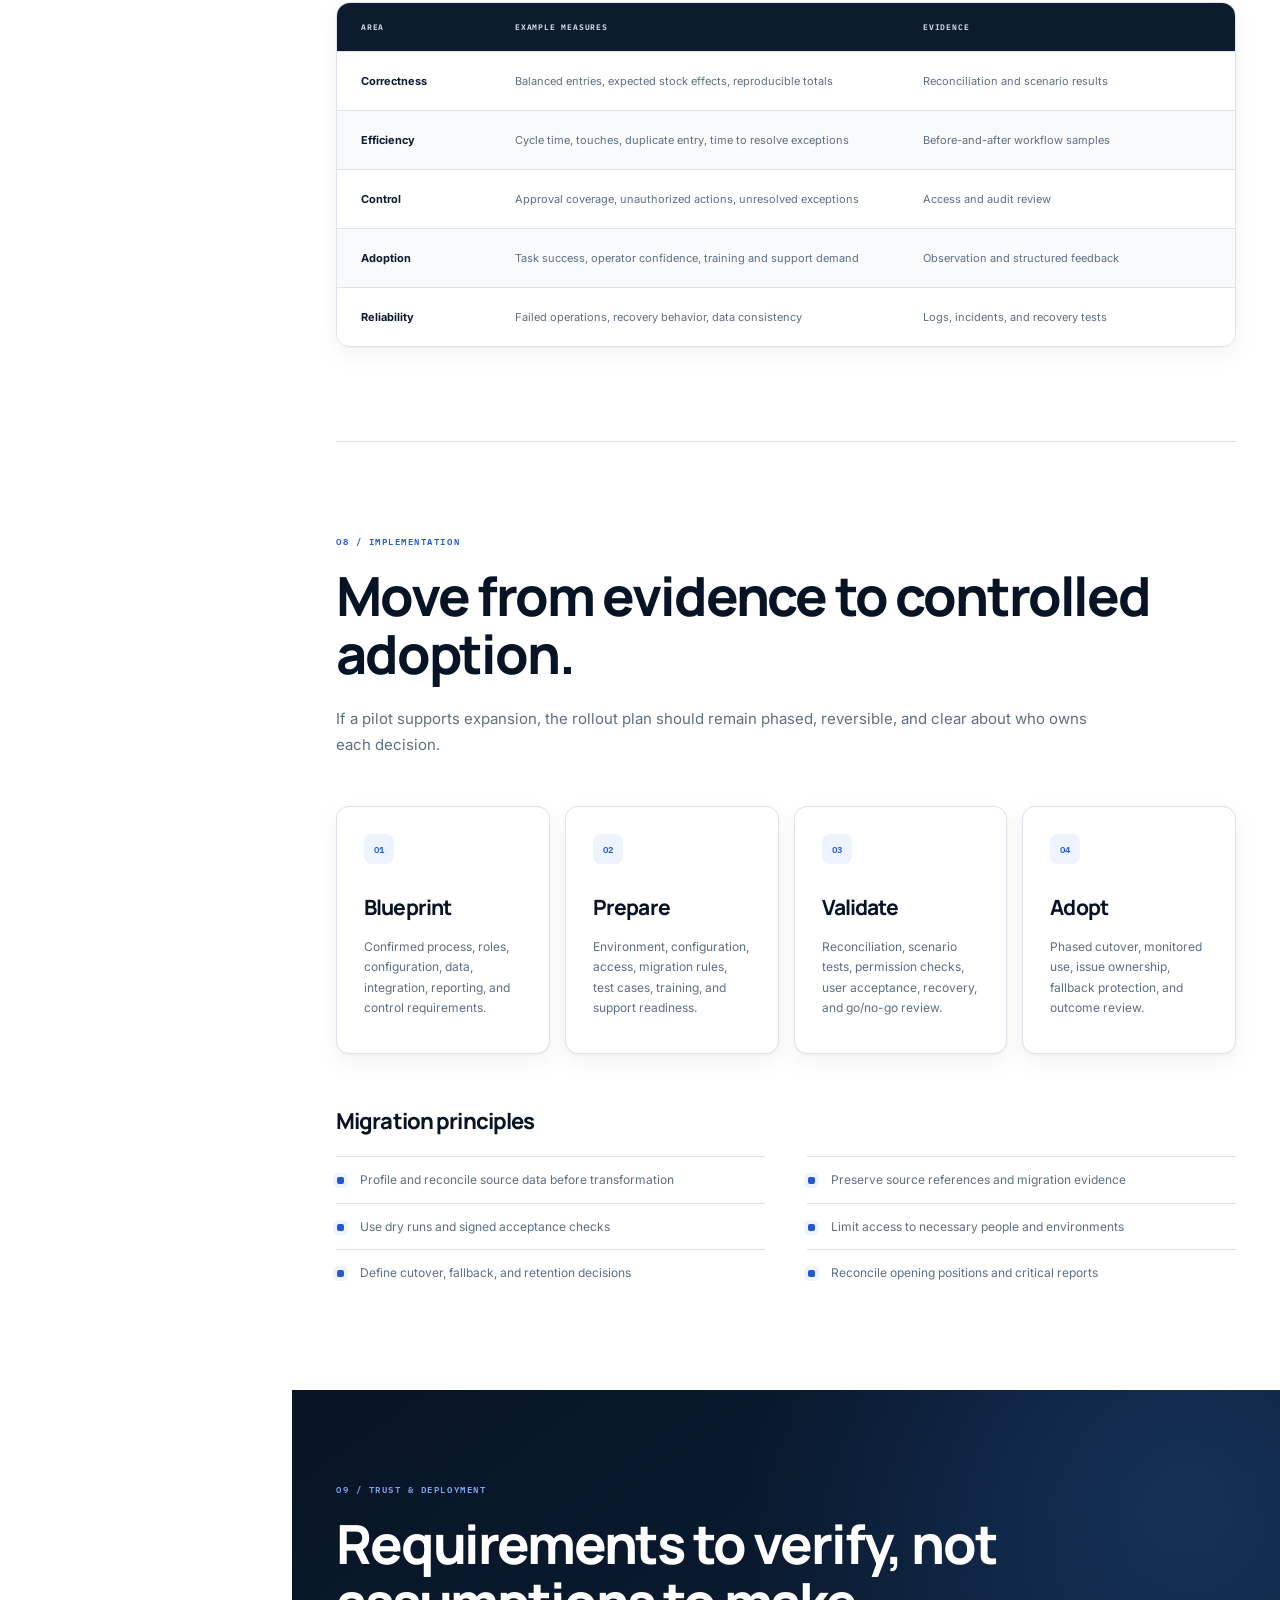
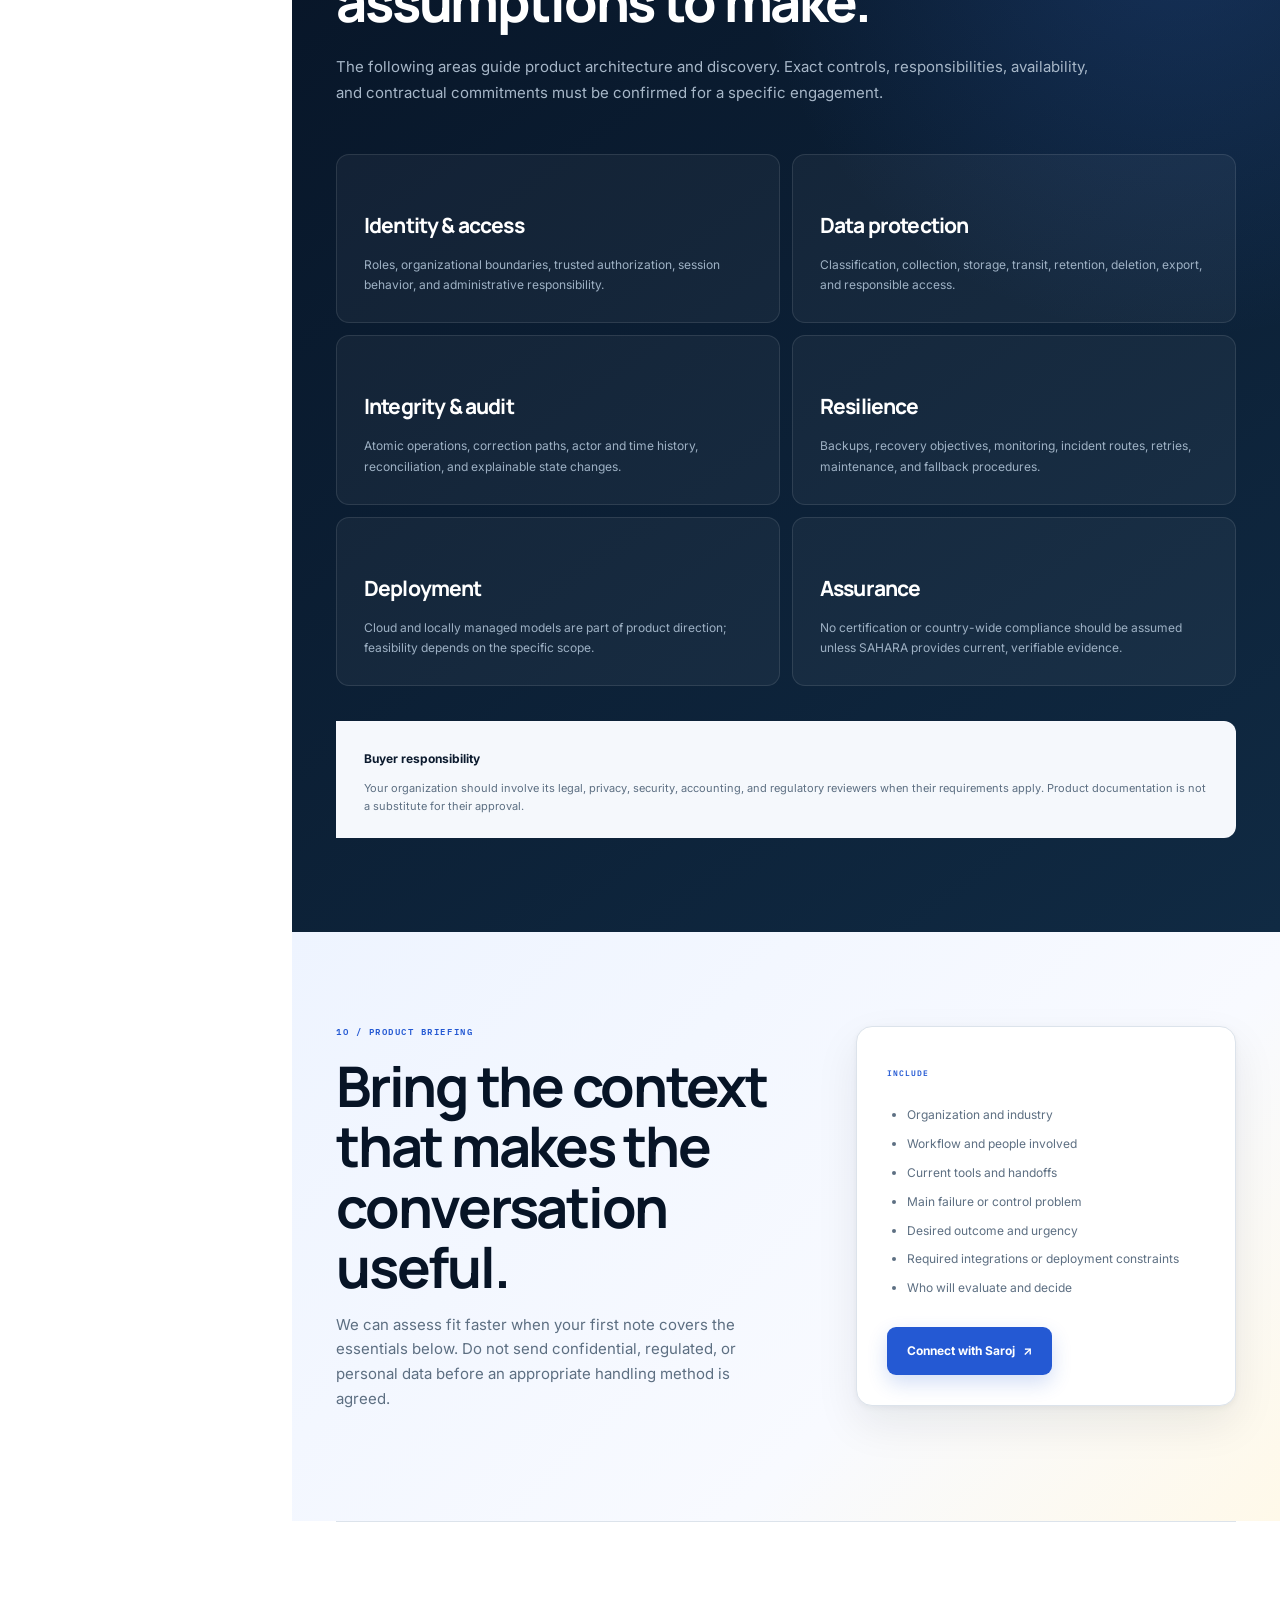
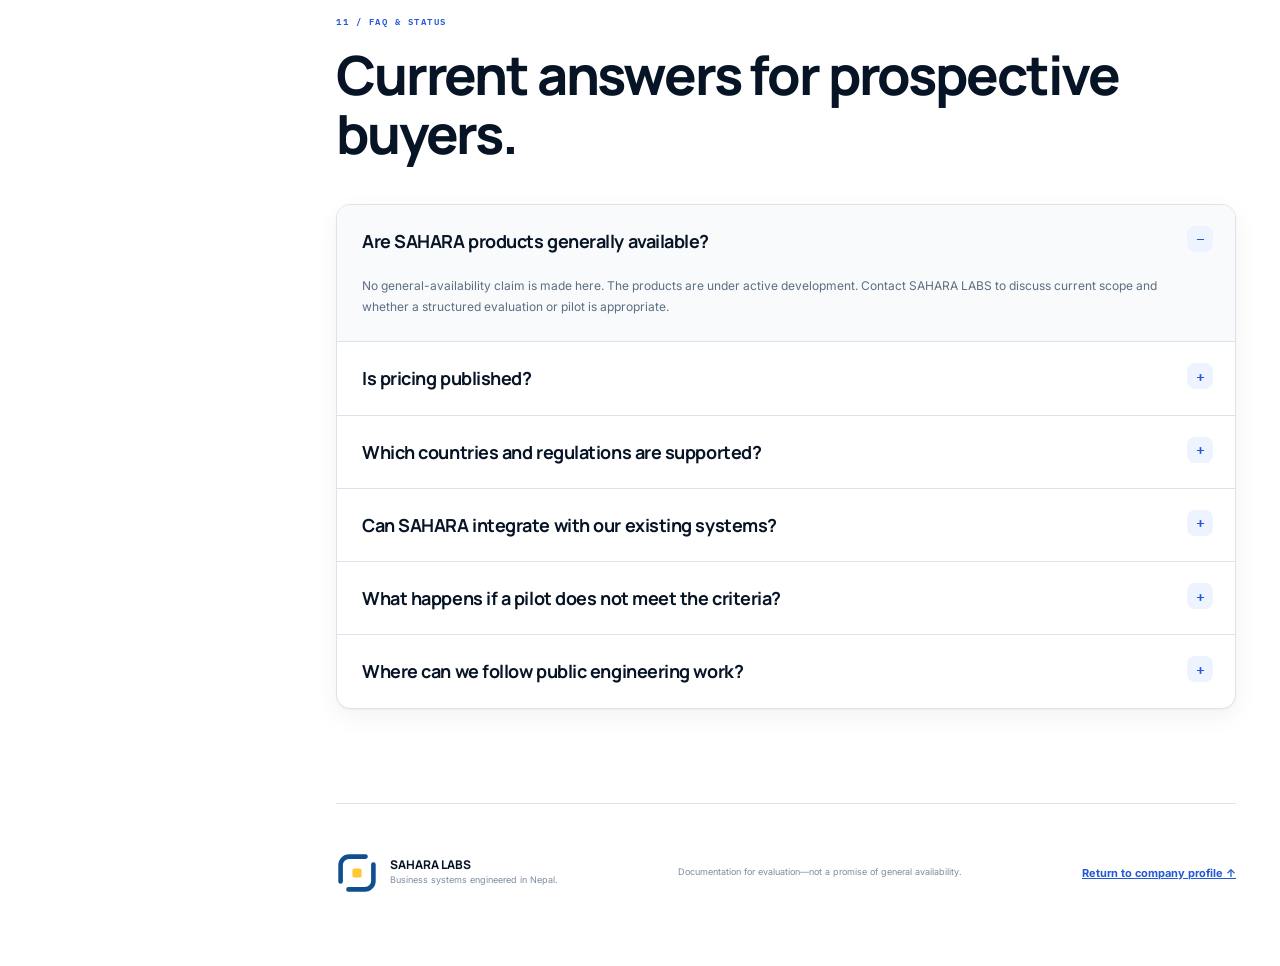
<file: new/docs/index.html>
<!doctype html>
<html lang="en">
  <head>
    <meta charset="utf-8" />
    <meta name="viewport" content="width=device-width, initial-scale=1" />
    <meta name="theme-color" content="#0b1f33" />
    <title>Product &amp; Buyer Documentation — SAHARA LABS</title>
    <meta name="description" content="Evaluate SAHARA LABS products, define a bounded pilot, and prepare a responsible buying decision." />
    <meta name="robots" content="noindex, nofollow" />
    <link rel="canonical" href="https://sahara-labs-nepal.github.io/new/docs/" />
    <link rel="icon" type="image/svg+xml" href="../../assets/logo-mark.svg" />
    <link rel="stylesheet" href="styles.css?v=20260922-2" />
  </head>
  <body>
    <a class="skip-link" href="#content">Skip to documentation</a>
    <header class="topbar">
      <div class="shell topbar-inner">
        <a class="identity" href="../" aria-label="SAHARA LABS home">
          <img src="../../assets/logo-mark-dark.svg" width="38" height="38" alt="" />
          <span><strong>SAHARA</strong><em>Labs</em></span>
        </a>
        <div class="doc-label">PRODUCT &amp; BUYER DOCUMENTATION</div>
        <a class="header-action" href="https://sarojrijal.com.np/">Request briefing <span>↗</span></a>
      </div>
      <div class="reading-progress" aria-hidden="true"><span data-reading-progress></span></div>
    </header>

    <div class="doc-shell">
      <aside class="sidebar" aria-label="Documentation navigation">
        <div class="sidebar-inner">
          <a class="back-link" href="../">← Company profile</a>
          <nav>
            <strong>START HERE</strong>
            <a href="#overview" aria-current="location">Overview</a>
            <a href="#choose">Choose a product</a>
            <strong>PRODUCTS</strong>
            <a href="#core">SAHARA CORE</a>
            <a href="#qr-dine">SAHARA QR DINE</a>
            <a href="#workflow-tools">Workflow tools</a>
            <strong>BUYER GUIDE</strong>
            <a href="#evaluation">Evaluation guide</a>
            <a href="#pilot">Pilot framework</a>
            <a href="#validation">Validation criteria</a>
            <a href="#implementation">Implementation</a>
            <a href="#trust">Trust &amp; deployment</a>
            <a href="#briefing">Prepare a briefing</a>
            <a href="#faq">FAQ &amp; status</a>
          </nav>
          <div class="sidebar-note"><span>CURRENT POSITION</span><p>Products shown here are under active development. Documentation describes scope and evaluation direction, not general availability.</p></div>
        </div>
      </aside>

      <main id="content" class="content">
        <section id="overview" class="doc-hero">
          <p class="eyebrow">SAHARA LABS / DOCUMENTATION</p>
          <h1>Make the buying decision <em>evidence-led.</em></h1>
          <p class="lede">This guide helps business, finance, operations, and technology teams understand SAHARA’s product direction, assess fit, design a bounded pilot, and decide the next step without relying on unsupported claims.</p>
          <div class="hero-actions"><a class="button button-gold" href="#evaluation">Start evaluation</a><a class="button button-outline" href="#briefing">Prepare a briefing</a></div>
          <div class="status-banner"><b>ACTIVE DEVELOPMENT</b><span>This is pre-release buyer documentation. Confirm current product capability and pilot availability directly with SAHARA LABS.</span></div>
        </section>

        <section id="choose" class="doc-section">
          <div class="section-head"><p>01 / PRODUCT MAP</p><h2>Begin with the operating problem.</h2><span>Choose the smallest product area that can create measurable value. Broader transformation can follow after evidence.</span></div>
          <div class="product-map">
            <article><span>FLAGSHIP</span><h3>SAHARA CORE</h3><p>For accounting-led organizations that need connected financial, inventory, banking, tax, control, and reporting workflows.</p><a href="#core">Review scope →</a></article>
            <article><span>HOSPITALITY</span><h3>SAHARA QR DINE</h3><p>For restaurants and hospitality operators connecting guest ordering, kitchen execution, service, settlement, and stock.</p><a href="#qr-dine">Review scope →</a></article>
            <article><span>FOCUSED CONTROLS</span><h3>Workflow tools</h3><p>For teams addressing a narrow reconciliation, SOP, confirmation, stock-check, follow-up, or visibility problem.</p><a href="#workflow-tools">Review use cases →</a></article>
          </div>
        </section>

        <section id="core" class="doc-section product-doc">
          <div class="section-head"><p>02 / SAHARA CORE</p><h2>An operating core for accounting-led businesses.</h2><span>Product direction: web-based accounting, inventory, and operating control with professional speed and explainable records.</span></div>
          <div class="two-col">
            <div>
              <h3>Problems it is intended to address</h3>
              <ul class="check-list"><li>Financial and stock data spread across disconnected tools</li><li>Slow voucher entry and reporting for experienced operators</li><li>Weak responsibility, approval, and correction trails</li><li>Limited visibility across companies, locations, or functions</li><li>Local accounting needs embedded as brittle exceptions</li></ul>
            </div>
            <div>
              <h3>Core capability areas</h3>
              <ul class="check-list"><li>Ledgers, vouchers, bill-wise records, banking, and reconciliation</li><li>Purchasing, sales, inventory movement, valuation, and counts</li><li>Tax workflows, fiscal periods, numbering, and document controls</li><li>Roles, company boundaries, approvals, audit history, and reports</li><li>Localization through explicit country and configuration layers</li></ul>
            </div>
          </div>
          <div class="fit-panel"><div><strong>STRONGER FIT WHEN</strong><p>Accounting accuracy, inventory movement, operator speed, and owner visibility must work as one controlled system.</p></div><div><strong>REQUIRES DISCOVERY WHEN</strong><p>Your workflow depends on specialized regulation, mature third-party integrations, unusual costing, or immediate production deployment.</p></div></div>
        </section>

        <section id="qr-dine" class="doc-section product-doc">
          <div class="section-head"><p>03 / SAHARA QR DINE</p><h2>One connected hospitality service flow.</h2><span>Product direction: reduce handoff gaps between guest intent, kitchen execution, table service, payment, stock, and management visibility.</span></div>
          <div class="flow-strip" aria-label="QR DINE workflow"><span>GUEST ORDER</span><i>→</i><span>KITCHEN</span><i>→</i><span>SERVICE</span><i>→</i><span>SETTLEMENT</span><i>→</i><span>INSIGHT</span></div>
          <div class="two-col compact">
            <div><h3>Evaluation questions</h3><ul><li>Where are orders delayed, repeated, or misunderstood?</li><li>How are modifications, availability, and guest requests communicated?</li><li>How do kitchen, service, and cashier teams see responsibility?</li><li>How are settlements and stock effects reconciled?</li></ul></div>
            <div><h3>Useful pilot boundary</h3><ul><li>One venue or service area</li><li>A limited menu and defined service period</li><li>Named kitchen, service, and cashier participants</li><li>Baseline order, fulfilment, error, and settlement measures</li></ul></div>
          </div>
        </section>

        <section id="workflow-tools" class="doc-section product-doc">
          <div class="section-head"><p>04 / WORKFLOW TOOLS</p><h2>Focused automation without weaker control.</h2><span>Small operational systems can be the right entry point when the problem is narrow, repeated, measurable, and currently dependent on memory or scattered files.</span></div>
          <div class="use-grid"><article><b>RECONCILIATION</b><p>Compare records, assign differences, preserve evidence, and confirm resolution.</p></article><article><b>SOP EXECUTION</b><p>Turn recurring procedures into owned steps, checkpoints, exceptions, and proof.</p></article><article><b>STOCK CONTROL</b><p>Plan counts, record evidence, review variances, and follow corrective actions.</p></article><article><b>FOLLOW-UP</b><p>Track confirmations, collections, packages, tasks, and unresolved commitments.</p></article></div>
        </section>

        <section id="evaluation" class="doc-section">
          <div class="section-head"><p>05 / EVALUATION GUIDE</p><h2>Qualify the opportunity before the demo.</h2><span>A product briefing is most useful when your team can describe one real process and the evidence a better system must produce.</span></div>
          <ol class="steps">
            <li><span>01</span><div><h3>Describe the workflow</h3><p>Where does it start and end? Who performs, reviews, approves, corrects, and consumes the result?</p></div><b>WORKFLOW MAP</b></li>
            <li><span>02</span><div><h3>Establish the baseline</h3><p>Capture volume, cycle time, duplicate work, error patterns, unresolved items, and reporting delay.</p></div><b>BASELINE</b></li>
            <li><span>03</span><div><h3>List the non-negotiables</h3><p>Document accounting rules, controls, permissions, data needs, integrations, deployment, and compliance constraints.</p></div><b>FIT CRITERIA</b></li>
            <li><span>04</span><div><h3>Identify decision-makers</h3><p>Name the executive sponsor, process owner, operators, finance reviewer, technical reviewer, and final approver.</p></div><b>DECISION GROUP</b></li>
            <li><span>05</span><div><h3>Define evidence</h3><p>Agree what would justify stopping, revising, extending, or preparing a commercial rollout.</p></div><b>DECISION RULE</b></li>
          </ol>
        </section>

        <section id="pilot" class="doc-section">
          <div class="section-head"><p>06 / PILOT FRAMEWORK</p><h2>Keep the first commitment bounded.</h2><span>A pilot is a controlled learning engagement, not an implied production release. Its purpose is to produce decision-quality evidence.</span></div>
          <div class="pilot-grid"><article><span>IN SCOPE</span><h3>One valuable workflow</h3><p>Defined users, representative data, agreed environment, named ownership, and specific scenarios.</p></article><article><span>TIMEBOX</span><h3>A fixed review window</h3><p>Milestones for preparation, configuration, use, issue review, measurement, and the final decision.</p></article><article><span>CONTROLS</span><h3>Explicit risk boundaries</h3><p>Access, data handling, backups, support route, change authority, fallback, and exit conditions.</p></article><article><span>OUTCOME</span><h3>A written decision</h3><p>Stop, iterate, extend, or prepare rollout based on the agreed evidence—not enthusiasm alone.</p></article></div>
          <div class="callout"><strong>A pilot brief should state</strong><p>business problem · participants · process boundary · data classification · environments · responsibilities · acceptance criteria · timeline · risks · support route · exit plan</p></div>
        </section>

        <section id="validation" class="doc-section">
          <div class="section-head"><p>07 / VALIDATION</p><h2>Measure value and operational safety.</h2><span>Select only the measures relevant to the chosen workflow, capture the baseline first, and agree how evidence will be collected.</span></div>
          <div class="metric-table" role="table" aria-label="Pilot validation criteria">
            <div class="table-head" role="row"><span role="columnheader">AREA</span><span role="columnheader">EXAMPLE MEASURES</span><span role="columnheader">EVIDENCE</span></div>
            <div role="row"><b role="cell">Correctness</b><span role="cell">Balanced entries, expected stock effects, reproducible totals</span><span role="cell">Reconciliation and scenario results</span></div>
            <div role="row"><b role="cell">Efficiency</b><span role="cell">Cycle time, touches, duplicate entry, time to resolve exceptions</span><span role="cell">Before-and-after workflow samples</span></div>
            <div role="row"><b role="cell">Control</b><span role="cell">Approval coverage, unauthorized actions, unresolved exceptions</span><span role="cell">Access and audit review</span></div>
            <div role="row"><b role="cell">Adoption</b><span role="cell">Task success, operator confidence, training and support demand</span><span role="cell">Observation and structured feedback</span></div>
            <div role="row"><b role="cell">Reliability</b><span role="cell">Failed operations, recovery behavior, data consistency</span><span role="cell">Logs, incidents, and recovery tests</span></div>
          </div>
        </section>

        <section id="implementation" class="doc-section">
          <div class="section-head"><p>08 / IMPLEMENTATION</p><h2>Move from evidence to controlled adoption.</h2><span>If a pilot supports expansion, the rollout plan should remain phased, reversible, and clear about who owns each decision.</span></div>
          <div class="phase-grid"><article><span>01</span><h3>Blueprint</h3><p>Confirmed process, roles, configuration, data, integration, reporting, and control requirements.</p></article><article><span>02</span><h3>Prepare</h3><p>Environment, configuration, access, migration rules, test cases, training, and support readiness.</p></article><article><span>03</span><h3>Validate</h3><p>Reconciliation, scenario tests, permission checks, user acceptance, recovery, and go/no-go review.</p></article><article><span>04</span><h3>Adopt</h3><p>Phased cutover, monitored use, issue ownership, fallback protection, and outcome review.</p></article></div>
          <h3 class="subhead">Migration principles</h3>
          <ul class="check-list three"><li>Profile and reconcile source data before transformation</li><li>Preserve source references and migration evidence</li><li>Use dry runs and signed acceptance checks</li><li>Limit access to necessary people and environments</li><li>Define cutover, fallback, and retention decisions</li><li>Reconcile opening positions and critical reports</li></ul>
        </section>

        <section id="trust" class="doc-section trust-doc">
          <div class="section-head"><p>09 / TRUST &amp; DEPLOYMENT</p><h2>Requirements to verify, not assumptions to make.</h2><span>The following areas guide product architecture and discovery. Exact controls, responsibilities, availability, and contractual commitments must be confirmed for a specific engagement.</span></div>
          <div class="trust-grid"><article><h3>Identity &amp; access</h3><p>Roles, organizational boundaries, trusted authorization, session behavior, and administrative responsibility.</p></article><article><h3>Data protection</h3><p>Classification, collection, storage, transit, retention, deletion, export, and responsible access.</p></article><article><h3>Integrity &amp; audit</h3><p>Atomic operations, correction paths, actor and time history, reconciliation, and explainable state changes.</p></article><article><h3>Resilience</h3><p>Backups, recovery objectives, monitoring, incident routes, retries, maintenance, and fallback procedures.</p></article><article><h3>Deployment</h3><p>Cloud and locally managed models are part of product direction; feasibility depends on the specific scope.</p></article><article><h3>Assurance</h3><p>No certification or country-wide compliance should be assumed unless SAHARA provides current, verifiable evidence.</p></article></div>
          <div class="notice"><strong>Buyer responsibility</strong><p>Your organization should involve its legal, privacy, security, accounting, and regulatory reviewers when their requirements apply. Product documentation is not a substitute for their approval.</p></div>
        </section>

        <section id="briefing" class="doc-section briefing">
          <div class="briefing-grid"><div><p class="eyebrow">10 / PRODUCT BRIEFING</p><h2>Bring the context that makes the conversation useful.</h2><p>We can assess fit faster when your first note covers the essentials below. Do not send confidential, regulated, or personal data before an appropriate handling method is agreed.</p></div><div class="brief-card"><strong>INCLUDE</strong><ul><li>Organization and industry</li><li>Workflow and people involved</li><li>Current tools and handoffs</li><li>Main failure or control problem</li><li>Desired outcome and urgency</li><li>Required integrations or deployment constraints</li><li>Who will evaluate and decide</li></ul><a class="button button-gold" href="https://sarojrijal.com.np/">Connect with Saroj <span>↗</span></a></div></div>
        </section>

        <section id="faq" class="doc-section">
          <div class="section-head"><p>11 / FAQ &amp; STATUS</p><h2>Current answers for prospective buyers.</h2></div>
          <div class="faq-list">
            <details open><summary>Are SAHARA products generally available?</summary><p>No general-availability claim is made here. The products are under active development. Contact SAHARA LABS to discuss current scope and whether a structured evaluation or pilot is appropriate.</p></details>
            <details><summary>Is pricing published?</summary><p>Not in this documentation. Any commercial structure would depend on verified scope, deployment, implementation, support, risk, and product maturity. Request written terms before making a commitment.</p></details>
            <details><summary>Which countries and regulations are supported?</summary><p>The architecture is intended to support explicit localization, beginning with Nepal-informed workflows. Country, tax, privacy, industry, and accounting requirements must be evaluated individually; do not infer legal compliance from design direction.</p></details>
            <details><summary>Can SAHARA integrate with our existing systems?</summary><p>Integration is part of the engineering direction, but feasibility depends on interfaces, data quality, security, transaction ownership, operational risk, and the maturity of the required capability.</p></details>
            <details><summary>What happens if a pilot does not meet the criteria?</summary><p>The correct outcome may be to stop, revise the problem, adjust the product, or postpone adoption. A bounded pilot should include export, fallback, and exit expectations before it starts.</p></details>
            <details><summary>Where can we follow public engineering work?</summary><p>Visit the <a href="https://github.com/SAHARA-Labs-Nepal">SAHARA LABS GitHub organization</a>. Public repositories do not, by themselves, prove that a capability is released or supported.</p></details>
          </div>
        </section>

        <footer class="doc-footer"><div><img src="../../assets/logo-mark.svg" width="42" height="42" alt="" /><span><strong>SAHARA LABS</strong><small>Business systems engineered in Nepal.</small></span></div><p>Documentation for evaluation—not a promise of general availability.</p><a href="../">Return to company profile ↑</a></footer>
      </main>
    </div>
    <script src="script.js" defer></script>
  </body>
</html>
</file>
<file: styles.css>
:root {
  --navy-950: #041022;
  --navy-900: #07162f;
  --navy-850: #0a1d3c;
  --navy-800: #0d2852;
  --blue-500: #2a66d9;
  --blue-300: #73a2ff;
  --gold-500: #d9aa35;
  --gold-400: #edc55f;
  --gold-200: #f6e2aa;
  --ink: #12223d;
  --muted: #5d6a7e;
  --line: #dbe2ec;
  --paper: #fbfaf6;
  --mist: #f0f4f8;
  --white: #ffffff;
  --success: #55d6a0;
  --radius-sm: 12px;
  --radius-md: 20px;
  --radius-lg: 32px;
  --shadow: 0 24px 70px rgba(7, 22, 47, 0.12);
  --container: 1180px;
}

* {
  box-sizing: border-box;
}

html {
  scroll-behavior: smooth;
  scroll-padding-top: 92px;
}

body {
  margin: 0;
  color: var(--ink);
  background: var(--paper);
  font-family: Inter, ui-sans-serif, -apple-system, BlinkMacSystemFont, "Segoe UI", sans-serif;
  font-size: 16px;
  line-height: 1.65;
  text-rendering: optimizeLegibility;
}

body.menu-open {
  overflow: hidden;
}

a {
  color: inherit;
  text-decoration-thickness: 1px;
  text-underline-offset: 4px;
}

img {
  display: block;
  max-width: 100%;
}

button,
a {
  -webkit-tap-highlight-color: transparent;
}

:focus-visible {
  outline: 3px solid var(--gold-400);
  outline-offset: 4px;
}

.sr-only {
  position: absolute;
  width: 1px;
  height: 1px;
  padding: 0;
  margin: -1px;
  overflow: hidden;
  clip: rect(0, 0, 0, 0);
  white-space: nowrap;
  border: 0;
}

.skip-link {
  position: fixed;
  z-index: 1000;
  top: 12px;
  left: 12px;
  padding: 10px 14px;
  color: var(--navy-950);
  background: var(--gold-400);
  border-radius: 8px;
  transform: translateY(-160%);
  transition: transform 160ms ease;
}

.skip-link:focus {
  transform: translateY(0);
}

.container {
  width: min(calc(100% - 40px), var(--container));
  margin-inline: auto;
}

.section {
  padding: 112px 0;
}

.section-light {
  background: var(--paper);
}

.section-mist {
  background: var(--mist);
}

.section-dark {
  color: var(--white);
  background: var(--navy-950);
}

.site-header {
  position: fixed;
  z-index: 100;
  top: 0;
  left: 0;
  width: 100%;
  color: var(--white);
  border-bottom: 1px solid rgba(255, 255, 255, 0.1);
  background: rgba(4, 16, 34, 0.78);
  backdrop-filter: blur(18px);
  transition: box-shadow 180ms ease, background 180ms ease;
}

.site-header.is-scrolled {
  background: rgba(4, 16, 34, 0.94);
  box-shadow: 0 8px 30px rgba(0, 0, 0, 0.18);
}

.header-inner {
  display: flex;
  min-height: 76px;
  align-items: center;
  justify-content: space-between;
  gap: 28px;
}

.brand {
  display: inline-flex;
  align-items: center;
  gap: 11px;
  text-decoration: none;
}

.brand-copy {
  display: grid;
  line-height: 1;
}

.brand-copy strong {
  font-size: 16px;
  letter-spacing: 0.16em;
}

.brand-copy small {
  margin-top: 5px;
  color: var(--gold-400);
  font-size: 9px;
  font-weight: 800;
  letter-spacing: 0.2em;
}

.primary-nav {
  display: flex;
  align-items: center;
  gap: 28px;
}

.primary-nav a {
  position: relative;
  color: rgba(255, 255, 255, 0.7);
  font-size: 13px;
  font-weight: 700;
  letter-spacing: 0.02em;
  text-decoration: none;
  transition: color 160ms ease;
}

.primary-nav a:hover,
.primary-nav a[aria-current="true"] {
  color: var(--white);
}

.primary-nav a:not(.nav-cta)::after {
  position: absolute;
  right: 0;
  bottom: -9px;
  left: 0;
  height: 2px;
  background: var(--gold-400);
  content: "";
  transform: scaleX(0);
  transform-origin: center;
  transition: transform 160ms ease;
}

.primary-nav a:hover::after,
.primary-nav a[aria-current="true"]::after {
  transform: scaleX(1);
}

.primary-nav .nav-cta {
  padding: 10px 15px;
  color: var(--navy-950);
  background: var(--gold-400);
  border-radius: 999px;
}

.menu-toggle {
  display: none;
  width: 44px;
  height: 44px;
  padding: 10px;
  border: 1px solid rgba(255, 255, 255, 0.16);
  color: var(--white);
  background: transparent;
  border-radius: 10px;
  cursor: pointer;
}

.menu-toggle span:not(.sr-only) {
  display: block;
  height: 2px;
  margin: 5px 0;
  background: currentColor;
  transition: transform 160ms ease, opacity 160ms ease;
}

.hero {
  position: relative;
  min-height: 860px;
  padding: 172px 0 0;
  overflow: hidden;
  isolation: isolate;
}

.hero-grid {
  position: absolute;
  z-index: -3;
  inset: 0;
  opacity: 0.55;
  background-image:
    linear-gradient(rgba(115, 162, 255, 0.07) 1px, transparent 1px),
    linear-gradient(90deg, rgba(115, 162, 255, 0.07) 1px, transparent 1px);
  background-size: 54px 54px;
  mask-image: linear-gradient(to bottom, black 0%, transparent 90%);
}

.hero::after {
  position: absolute;
  z-index: -2;
  inset: 0;
  background: linear-gradient(120deg, rgba(4, 16, 34, 0.24), rgba(4, 16, 34, 0.72));
  content: "";
}

.hero-orb {
  position: absolute;
  z-index: -1;
  border-radius: 50%;
  filter: blur(2px);
  pointer-events: none;
}

.hero-orb-one {
  top: 90px;
  right: -180px;
  width: 650px;
  height: 650px;
  background: radial-gradient(circle, rgba(42, 102, 217, 0.26), transparent 68%);
}

.hero-orb-two {
  bottom: 10px;
  left: -240px;
  width: 540px;
  height: 540px;
  background: radial-gradient(circle, rgba(217, 170, 53, 0.16), transparent 68%);
}

.hero-layout {
  display: grid;
  grid-template-columns: minmax(0, 1.15fr) minmax(360px, 0.85fr);
  align-items: center;
  gap: 80px;
}

.eyebrow,
.section-kicker {
  color: var(--gold-500);
  font-size: 12px;
  font-weight: 850;
  letter-spacing: 0.18em;
  text-transform: uppercase;
}

.eyebrow {
  display: flex;
  align-items: center;
  gap: 10px;
}

.eyebrow span {
  width: 30px;
  height: 1px;
  background: var(--gold-500);
}

.hero h1 {
  max-width: 770px;
  margin: 25px 0 28px;
  font-size: clamp(52px, 6.2vw, 86px);
  line-height: 0.98;
  letter-spacing: -0.055em;
}

.hero h1 em {
  display: block;
  color: var(--gold-400);
  font-family: Georgia, "Times New Roman", serif;
  font-weight: 400;
}

.hero-lede {
  max-width: 690px;
  margin: 0;
  color: rgba(255, 255, 255, 0.7);
  font-size: clamp(18px, 2vw, 22px);
  line-height: 1.55;
}

.hero-actions {
  display: flex;
  flex-wrap: wrap;
  gap: 14px;
  margin-top: 36px;
}

.button {
  display: inline-flex;
  min-height: 48px;
  align-items: center;
  justify-content: center;
  padding: 12px 19px;
  border: 1px solid transparent;
  border-radius: 999px;
  font-size: 14px;
  font-weight: 800;
  text-decoration: none;
  transition: transform 160ms ease, box-shadow 160ms ease, background 160ms ease;
}

.button:hover {
  transform: translateY(-2px);
}

.button-primary {
  color: var(--navy-950);
  background: var(--gold-400);
  box-shadow: 0 12px 34px rgba(217, 170, 53, 0.2);
}

.button-primary:hover {
  background: var(--gold-200);
  box-shadow: 0 16px 40px rgba(217, 170, 53, 0.3);
}

.button-secondary {
  color: var(--white);
  border-color: rgba(255, 255, 255, 0.23);
  background: rgba(255, 255, 255, 0.04);
}

.button-secondary:hover {
  background: rgba(255, 255, 255, 0.09);
}

.hero-note {
  display: flex;
  flex-wrap: wrap;
  align-items: center;
  gap: 8px;
  margin-top: 29px;
  color: rgba(255, 255, 255, 0.55);
  font-size: 12px;
}

.hero-note strong {
  color: var(--white);
}

.status-dot {
  display: inline-block;
  width: 8px;
  height: 8px;
  background: var(--success);
  border-radius: 50%;
  box-shadow: 0 0 0 5px rgba(85, 214, 160, 0.12);
}

.hero-panel {
  position: relative;
  padding: 26px;
  border: 1px solid rgba(115, 162, 255, 0.2);
  background: linear-gradient(145deg, rgba(13, 40, 82, 0.68), rgba(4, 16, 34, 0.82));
  border-radius: var(--radius-md);
  box-shadow: 0 35px 90px rgba(0, 0, 0, 0.34);
  backdrop-filter: blur(20px);
}

.hero-panel::before {
  position: absolute;
  inset: 9px;
  border: 1px solid rgba(255, 255, 255, 0.04);
  border-radius: 14px;
  content: "";
  pointer-events: none;
}

.panel-topline,
.signal-row,
.panel-foot {
  font-family: "SFMono-Regular", Consolas, "Liberation Mono", monospace;
}

.panel-topline {
  display: flex;
  justify-content: space-between;
  color: rgba(255, 255, 255, 0.42);
  font-size: 9px;
  letter-spacing: 0.13em;
}

.panel-live {
  color: var(--success);
}

.panel-live i {
  display: inline-block;
  width: 5px;
  height: 5px;
  margin-right: 5px;
  background: currentColor;
  border-radius: 50%;
}

.panel-title {
  display: grid;
  margin: 42px 0 38px;
}

.panel-title span {
  color: var(--white);
  font-size: clamp(58px, 6vw, 86px);
  font-weight: 900;
  line-height: 0.9;
  letter-spacing: -0.07em;
}

.panel-title small {
  margin-top: 12px;
  color: var(--gold-400);
  font-size: 11px;
  font-weight: 800;
  letter-spacing: 0.12em;
  text-transform: uppercase;
}

.signal-list {
  display: grid;
  gap: 10px;
}

.signal-row {
  display: flex;
  justify-content: space-between;
  color: rgba(255, 255, 255, 0.62);
  font-size: 10px;
}

.signal-row b {
  color: var(--white);
  font-size: 9px;
}

.signal-meter {
  height: 3px;
  margin-bottom: 7px;
  overflow: hidden;
  background: rgba(255, 255, 255, 0.08);
  border-radius: 999px;
}

.signal-meter i {
  display: block;
  width: var(--fill);
  height: 100%;
  background: linear-gradient(90deg, var(--blue-500), var(--gold-400));
}

.panel-tags {
  display: flex;
  flex-wrap: wrap;
  gap: 8px;
  margin-top: 30px;
}

.panel-tags span {
  padding: 7px 9px;
  color: rgba(255, 255, 255, 0.65);
  border: 1px solid rgba(255, 255, 255, 0.11);
  border-radius: 6px;
  font-size: 9px;
  font-weight: 800;
  letter-spacing: 0.09em;
  text-transform: uppercase;
}

.panel-foot {
  margin-top: 32px;
  padding-top: 18px;
  color: rgba(255, 255, 255, 0.32);
  border-top: 1px solid rgba(255, 255, 255, 0.08);
  font-size: 9px;
  letter-spacing: 0.08em;
}

.proof-strip {
  display: grid;
  grid-template-columns: repeat(4, 1fr);
  margin-top: 105px;
  border-top: 1px solid rgba(255, 255, 255, 0.1);
}

.proof-strip div {
  display: flex;
  min-height: 92px;
  align-items: center;
  gap: 13px;
  border-right: 1px solid rgba(255, 255, 255, 0.1);
}

.proof-strip div:last-child {
  border-right: 0;
}

.proof-strip strong {
  color: var(--gold-500);
  font-family: Georgia, serif;
  font-size: 22px;
  font-weight: 400;
}

.proof-strip span {
  color: rgba(255, 255, 255, 0.75);
  font-size: 12px;
  font-weight: 800;
  letter-spacing: 0.11em;
  text-transform: uppercase;
}

.split-intro,
.section-heading {
  display: grid;
  grid-template-columns: minmax(0, 1fr) minmax(360px, 0.7fr);
  gap: 90px;
}

.split-intro h2,
.section-heading h2,
.technology-copy h2,
.contact-card h2 {
  max-width: 760px;
  margin: 14px 0 0;
  font-size: clamp(38px, 4.5vw, 64px);
  line-height: 1.06;
  letter-spacing: -0.045em;
}

.intro-copy {
  color: var(--muted);
  font-size: 18px;
}

.intro-copy p:first-child {
  margin-top: 0;
}

.intro-copy a {
  color: var(--ink);
  font-weight: 750;
}

.company-grid {
  display: grid;
  grid-template-columns: 1.45fr repeat(3, 0.85fr);
  margin-top: 72px;
  border: 1px solid var(--line);
  background: var(--white);
  border-radius: var(--radius-md);
  box-shadow: var(--shadow);
  overflow: hidden;
}

.company-card {
  min-height: 290px;
  padding: 30px;
  border-right: 1px solid var(--line);
}

.company-card:last-child {
  border-right: 0;
}

.company-card-featured {
  color: var(--white);
  background: var(--navy-900);
}

.card-label {
  color: var(--gold-500);
  font-size: 10px;
  font-weight: 850;
  letter-spacing: 0.16em;
}

.company-card strong {
  display: block;
  margin-top: 48px;
  color: var(--navy-900);
  font-size: 23px;
  line-height: 1.15;
}

.company-card h3 {
  margin: 40px 0 20px;
  font-size: 29px;
  line-height: 1.2;
  letter-spacing: -0.03em;
}

.company-card p {
  color: var(--muted);
  font-size: 14px;
}

.company-card-featured p {
  color: rgba(255, 255, 255, 0.62);
}

.section-heading {
  align-items: end;
  margin-bottom: 62px;
}

.section-heading > p {
  margin: 0;
  color: var(--muted);
  font-size: 17px;
}

.product-stack {
  display: grid;
  gap: 18px;
}

.product-card {
  display: grid;
  grid-template-columns: 86px minmax(0, 1fr) 280px;
  min-height: 260px;
  border: 1px solid var(--line);
  background: var(--white);
  border-radius: var(--radius-md);
  overflow: hidden;
  transition: transform 180ms ease, box-shadow 180ms ease;
}

.product-card:hover {
  transform: translateY(-3px);
  box-shadow: var(--shadow);
}

.product-core {
  min-height: 420px;
  color: var(--white);
  border-color: var(--navy-900);
  background: var(--navy-900);
}

.product-index {
  padding: 29px 0;
  color: var(--gold-500);
  border-right: 1px solid var(--line);
  font-family: Georgia, serif;
  font-size: 20px;
  text-align: center;
}

.product-core .product-index {
  border-color: rgba(255, 255, 255, 0.1);
}

.product-content {
  padding: 34px 40px;
}

.product-meta {
  display: flex;
  flex-wrap: wrap;
  align-items: center;
  gap: 14px;
  color: var(--muted);
  font-size: 10px;
  font-weight: 800;
  letter-spacing: 0.12em;
  text-transform: uppercase;
}

.product-core .product-meta {
  color: rgba(255, 255, 255, 0.42);
}

.status-pill {
  padding: 6px 9px;
  border-radius: 999px;
  letter-spacing: 0.07em;
}

.status-active {
  color: #0b563d;
  background: #d9f8ea;
}

.status-research {
  color: #674d06;
  background: #fff0bf;
}

.product-content h3 {
  margin: 28px 0 11px;
  font-size: clamp(28px, 3vw, 46px);
  line-height: 1;
  letter-spacing: -0.04em;
}

.product-tagline {
  color: var(--gold-400) !important;
  font-size: 18px !important;
  font-weight: 700;
}

.product-content > p {
  max-width: 720px;
  color: var(--muted);
}

.product-core .product-content > p {
  color: rgba(255, 255, 255, 0.65);
}

.check-list {
  display: grid;
  grid-template-columns: repeat(2, minmax(0, 1fr));
  gap: 10px 30px;
  padding: 0;
  margin: 30px 0 0;
  list-style: none;
}

.check-list li {
  position: relative;
  padding-left: 22px;
  color: rgba(255, 255, 255, 0.75);
  font-size: 13px;
}

.check-list li::before {
  position: absolute;
  top: 0;
  left: 0;
  color: var(--gold-400);
  content: "◆";
  font-size: 9px;
}

.product-aside {
  padding: 34px;
  border-left: 1px solid var(--line);
  background: rgba(240, 244, 248, 0.55);
}

.product-core .product-aside {
  border-color: rgba(255, 255, 255, 0.1);
  background: rgba(255, 255, 255, 0.035);
}

.product-aside > span {
  color: var(--gold-500);
  font-size: 10px;
  font-weight: 850;
  letter-spacing: 0.15em;
}

.product-aside ul {
  display: grid;
  gap: 12px;
  padding: 0;
  margin: 31px 0 0;
  list-style: none;
}

.product-aside li,
.product-aside p {
  color: var(--muted);
  font-size: 14px;
}

.product-core .product-aside li,
.product-core .product-aside p {
  color: rgba(255, 255, 255, 0.62);
}

.approach-section {
  background:
    radial-gradient(circle at 90% 20%, rgba(42, 102, 217, 0.24), transparent 32%),
    var(--navy-950);
}

.heading-on-dark h2 {
  color: var(--white);
}

.heading-on-dark > p {
  color: rgba(255, 255, 255, 0.58);
}

.principle-grid {
  display: grid;
  grid-template-columns: repeat(3, 1fr);
  border-top: 1px solid rgba(255, 255, 255, 0.13);
  border-left: 1px solid rgba(255, 255, 255, 0.13);
}

.principle-grid article {
  min-height: 270px;
  padding: 30px;
  border-right: 1px solid rgba(255, 255, 255, 0.13);
  border-bottom: 1px solid rgba(255, 255, 255, 0.13);
}

.principle-grid span {
  color: var(--gold-500);
  font-family: Georgia, serif;
  font-size: 18px;
}

.principle-grid h3 {
  margin: 68px 0 12px;
  font-size: 22px;
}

.principle-grid p {
  margin: 0;
  color: rgba(255, 255, 255, 0.55);
  font-size: 14px;
}

.technology-layout {
  display: grid;
  grid-template-columns: minmax(0, 0.8fr) minmax(500px, 1.2fr);
  gap: 100px;
  align-items: start;
}

.technology-copy > p:not(.section-kicker) {
  margin-top: 28px;
  color: var(--muted);
  font-size: 17px;
}

.technology-note {
  display: grid;
  gap: 6px;
  margin-top: 40px;
  padding: 22px;
  border-left: 3px solid var(--gold-500);
  background: var(--mist);
}

.technology-note strong {
  color: var(--navy-900);
  font-size: 13px;
}

.technology-note span {
  color: var(--muted);
  font-size: 13px;
}

.stack-table {
  border-top: 1px solid var(--ink);
}

.stack-row {
  display: grid;
  grid-template-columns: 170px 1fr;
  gap: 28px;
  padding: 27px 4px;
  border-bottom: 1px solid var(--line);
}

.stack-row span {
  color: var(--muted);
  font-size: 12px;
  font-weight: 800;
  letter-spacing: 0.11em;
  text-transform: uppercase;
}

.stack-row strong {
  color: var(--navy-900);
  font-size: 17px;
}

.truth-grid {
  display: grid;
  grid-template-columns: repeat(4, 1fr);
  border: 1px solid var(--line);
  background: var(--white);
  border-radius: var(--radius-md);
  box-shadow: var(--shadow);
  overflow: hidden;
}

.truth-grid article {
  min-height: 245px;
  padding: 27px;
  border-right: 1px solid var(--line);
}

.truth-grid article:last-child {
  border-right: 0;
}

.truth-grid span {
  color: var(--gold-500);
  font-family: Georgia, serif;
  font-size: 18px;
}

.truth-grid h3 {
  margin: 58px 0 8px;
  font-size: 23px;
}

.truth-grid p {
  color: var(--muted);
  font-size: 14px;
}

.status-banner {
  display: grid;
  grid-template-columns: 260px 1fr;
  gap: 32px;
  align-items: center;
  margin-top: 22px;
  padding: 25px 28px;
  color: var(--white);
  background: var(--navy-900);
  border-radius: var(--radius-sm);
}

.status-banner > div {
  display: flex;
  align-items: center;
  gap: 12px;
}

.status-banner p {
  margin: 0;
  color: rgba(255, 255, 255, 0.62);
  font-size: 13px;
}

.contact-section {
  color: var(--white);
  background: linear-gradient(135deg, var(--navy-900), #112d5d);
}

.contact-card {
  display: grid;
  grid-template-columns: minmax(0, 1fr) 300px;
  gap: 70px;
  align-items: end;
}

.contact-card h2 {
  max-width: 780px;
}

.contact-card > div > p:not(.section-kicker) {
  max-width: 760px;
  color: rgba(255, 255, 255, 0.62);
  font-size: 17px;
}

.contact-actions {
  display: grid;
  justify-items: start;
  gap: 22px;
}

.text-link {
  color: rgba(255, 255, 255, 0.72);
  font-size: 13px;
  font-weight: 750;
}

.text-link span {
  color: var(--gold-400);
}

.site-footer {
  padding: 58px 0;
  color: var(--white);
  border-top: 1px solid rgba(255, 255, 255, 0.08);
  background: var(--navy-950);
}

.footer-grid {
  display: grid;
  grid-template-columns: 1fr auto auto;
  gap: 70px;
  align-items: start;
}

.footer-brand {
  color: var(--white);
}

.footer-grid > div:first-child > p,
.footer-meta p {
  color: rgba(255, 255, 255, 0.45);
  font-size: 12px;
}

.footer-links {
  display: grid;
  grid-template-columns: repeat(2, auto);
  gap: 10px 26px;
}

.footer-links a {
  color: rgba(255, 255, 255, 0.63);
  font-size: 12px;
  text-decoration: none;
}

.footer-links a:hover {
  color: var(--white);
}

.footer-meta {
  text-align: right;
}

@media (max-width: 1020px) {
  .primary-nav {
    position: fixed;
    top: 76px;
    right: 0;
    left: 0;
    display: grid;
    gap: 0;
    padding: 16px 20px 26px;
    border-bottom: 1px solid rgba(255, 255, 255, 0.1);
    background: rgba(4, 16, 34, 0.98);
    transform: translateY(-130%);
    transition: transform 200ms ease;
  }

  .primary-nav.is-open {
    transform: translateY(0);
  }

  .primary-nav a {
    padding: 15px 5px;
    border-bottom: 1px solid rgba(255, 255, 255, 0.08);
  }

  .primary-nav .nav-cta {
    justify-self: start;
    margin-top: 14px;
    padding: 11px 16px;
    border-bottom: 0;
  }

  .menu-toggle {
    display: block;
  }

  .menu-toggle[aria-expanded="true"] span:nth-child(2) {
    transform: translateY(7px) rotate(45deg);
  }

  .menu-toggle[aria-expanded="true"] span:nth-child(3) {
    opacity: 0;
  }

  .menu-toggle[aria-expanded="true"] span:nth-child(4) {
    transform: translateY(-7px) rotate(-45deg);
  }

  .hero-layout,
  .technology-layout {
    grid-template-columns: 1fr;
  }

  .hero-panel {
    max-width: 650px;
  }

  .hero {
    padding-top: 150px;
  }

  .company-grid {
    grid-template-columns: repeat(2, 1fr);
  }

  .company-card {
    border-bottom: 1px solid var(--line);
  }

  .product-card {
    grid-template-columns: 70px minmax(0, 1fr);
  }

  .product-aside {
    grid-column: 2;
    border-top: 1px solid var(--line);
    border-left: 0;
  }

  .product-core .product-aside {
    border-color: rgba(255, 255, 255, 0.1);
  }

  .principle-grid {
    grid-template-columns: repeat(2, 1fr);
  }

  .technology-layout {
    gap: 60px;
  }

  .truth-grid {
    grid-template-columns: repeat(2, 1fr);
  }

  .truth-grid article:nth-child(2) {
    border-right: 0;
  }

  .truth-grid article:nth-child(-n + 2) {
    border-bottom: 1px solid var(--line);
  }
}

@media (max-width: 760px) {
  .container {
    width: min(calc(100% - 28px), var(--container));
  }

  .section {
    padding: 82px 0;
  }

  .hero {
    min-height: auto;
    padding-top: 130px;
  }

  .hero-layout {
    gap: 54px;
  }

  .hero h1 {
    font-size: clamp(47px, 13vw, 67px);
  }

  .hero-lede {
    font-size: 17px;
  }

  .hero-actions {
    display: grid;
  }

  .button {
    width: 100%;
  }

  .proof-strip {
    grid-template-columns: repeat(2, 1fr);
    margin-top: 74px;
  }

  .proof-strip div {
    min-height: 72px;
    border-bottom: 1px solid rgba(255, 255, 255, 0.1);
  }

  .split-intro,
  .section-heading,
  .contact-card {
    grid-template-columns: 1fr;
    gap: 34px;
  }

  .split-intro h2,
  .section-heading h2,
  .technology-copy h2,
  .contact-card h2 {
    font-size: clamp(36px, 10vw, 48px);
  }

  .company-grid {
    grid-template-columns: 1fr;
  }

  .company-card {
    min-height: auto;
    border-right: 0;
  }

  .company-card strong,
  .company-card h3 {
    margin-top: 28px;
  }

  .product-card {
    grid-template-columns: 1fr;
  }

  .product-index {
    padding: 18px 25px;
    border-right: 0;
    border-bottom: 1px solid var(--line);
    text-align: left;
  }

  .product-core .product-index {
    border-color: rgba(255, 255, 255, 0.1);
  }

  .product-content {
    padding: 28px 24px;
  }

  .product-aside {
    grid-column: auto;
    padding: 25px;
  }

  .check-list {
    grid-template-columns: 1fr;
  }

  .principle-grid,
  .truth-grid {
    grid-template-columns: 1fr;
  }

  .principle-grid article,
  .truth-grid article {
    min-height: auto;
    border-right: 1px solid rgba(255, 255, 255, 0.13);
  }

  .principle-grid h3,
  .truth-grid h3 {
    margin-top: 35px;
  }

  .truth-grid article,
  .truth-grid article:nth-child(2) {
    border-right: 0;
    border-bottom: 1px solid var(--line);
  }

  .technology-layout {
    grid-template-columns: 1fr;
  }

  .stack-row {
    grid-template-columns: 1fr;
    gap: 8px;
  }

  .status-banner {
    grid-template-columns: 1fr;
  }

  .footer-grid {
    grid-template-columns: 1fr;
    gap: 32px;
  }

  .footer-meta {
    text-align: left;
  }
}

@media (prefers-reduced-motion: reduce) {
  *,
  *::before,
  *::after {
    scroll-behavior: auto !important;
    transition-duration: 0.01ms !important;
    animation-duration: 0.01ms !important;
    animation-iteration-count: 1 !important;
  }
}
</file>
<file: new/styles.css>
@import url("https://fonts.googleapis.com/css2?family=Bricolage+Grotesque:opsz,wght@12..96,500;12..96,600;12..96,700;12..96,800&family=IBM+Plex+Mono:wght@400;500;600&family=IBM+Plex+Sans:wght@400;500;600;700&display=swap");

:root {
  --navy: #0b1f33;
  --navy-2: #102c49;
  --blue: #0f4f8f;
  --blue-2: #176bb4;
  --gold: #ffc933;
  --gold-2: #ffe28a;
  --ink: #15283a;
  --slate: #526577;
  --muted: #8290a0;
  --paper: #ffffff;
  --mist: #f2f5f8;
  --line: #dbe3ea;
  --line-dark: rgba(220, 234, 251, 0.2);
  --display: "Bricolage Grotesque", "Segoe UI", sans-serif;
  --sans: "IBM Plex Sans", "Segoe UI", sans-serif;
  --mono: "IBM Plex Mono", Consolas, monospace;
  --shell: min(1180px, calc(100% - 48px));
}

* { box-sizing: border-box; }
html { scroll-behavior: smooth; -webkit-font-smoothing: antialiased; }
body { margin: 0; color: var(--ink); background: var(--paper); font-family: var(--sans); line-height: 1.55; }
a { color: inherit; }
img { display: block; max-width: 100%; }
button, a { -webkit-tap-highlight-color: transparent; }
.shell { width: var(--shell); margin-inline: auto; }
.sr-only { position: absolute; width: 1px; height: 1px; padding: 0; margin: -1px; overflow: hidden; clip: rect(0,0,0,0); white-space: nowrap; border: 0; }
.skip-link { position: fixed; left: 16px; top: -80px; z-index: 100; background: var(--gold); color: var(--navy); padding: 10px 14px; font-weight: 700; }
.skip-link:focus { top: 12px; }

.topbar { position: fixed; inset: 0 0 auto; z-index: 50; background: rgba(11,31,51,.88); border-bottom: 1px solid transparent; backdrop-filter: blur(14px); transition: border-color 180ms ease, background 180ms ease; }
.topbar.scrolled { background: rgba(11,31,51,.97); border-color: var(--line-dark); }
.topbar-inner { height: 76px; display: flex; align-items: center; justify-content: space-between; }
.identity { display: inline-flex; align-items: center; gap: 12px; text-decoration: none; color: #fff; }
.identity span { display: flex; align-items: baseline; gap: 5px; font-family: var(--display); font-size: 20px; letter-spacing: -.02em; }
.identity strong { font-weight: 800; }
.identity em { font-style: normal; font-weight: 500; color: var(--gold); }
.site-nav { display: flex; align-items: center; gap: 22px; }
.site-nav a { color: #c7d6e5; text-decoration: none; font-size: 14px; font-weight: 500; }
.site-nav a:hover { color: #fff; }
.site-nav .nav-action { color: var(--navy); background: var(--gold); padding: 10px 16px; border-radius: 6px; font-weight: 700; }
.site-nav .nav-action:hover { color: var(--navy); background: var(--gold-2); }
.menu-button { display: none; width: 42px; height: 42px; padding: 10px; background: transparent; border: 1px solid var(--line-dark); }
.menu-button i { display: block; height: 2px; background: #fff; margin: 5px 0; }

.hero { position: relative; overflow: hidden; min-height: 820px; padding-top: 76px; color: #fff; background: radial-gradient(circle at 74% 21%, rgba(23,107,180,.25), transparent 34%), linear-gradient(145deg, #081a2d, var(--navy) 58%, #102c49); }
.grid-field { position: absolute; inset: 0; opacity: .14; background-image: linear-gradient(rgba(220,234,251,.18) 1px, transparent 1px), linear-gradient(90deg, rgba(220,234,251,.18) 1px, transparent 1px); background-size: 48px 48px; mask-image: linear-gradient(to bottom, #000 0, rgba(0,0,0,.7) 72%, transparent 100%); }
.hero-grid { position: relative; display: grid; grid-template-columns: 1.08fr .92fr; gap: 72px; align-items: center; min-height: 630px; padding-block: 88px 64px; }
.kicker { margin: 0 0 20px; color: var(--blue); font: 600 11px/1.3 var(--mono); letter-spacing: .19em; }
.kicker-light { color: #94b6d7; }
.kicker-light span { color: var(--gold); }
h1,h2,h3 { margin: 0; font-family: var(--display); line-height: 1.02; letter-spacing: -.035em; }
h1 { max-width: 780px; font-size: clamp(58px, 7vw, 92px); font-weight: 750; }
h1 em { color: var(--gold); font-style: normal; }
.hero-lede { max-width: 620px; margin: 30px 0 0; color: #bfd0df; font-size: 19px; line-height: 1.65; }
.hero-actions { display: flex; flex-wrap: wrap; gap: 14px; margin-top: 38px; }
.button { display: inline-flex; align-items: center; justify-content: center; gap: 10px; min-height: 50px; padding: 0 20px; border: 1px solid transparent; border-radius: 7px; text-decoration: none; font-size: 14px; font-weight: 700; transition: transform 180ms cubic-bezier(.22,.61,.36,1), background 180ms ease, border-color 180ms ease; }
.button:hover { transform: translateY(-2px); }
.button-gold { color: var(--navy); background: var(--gold); }
.button-gold:hover { background: var(--gold-2); }
.button-ghost { color: #e6f0fa; border-color: rgba(220,234,251,.28); background: rgba(255,255,255,.04); }
.button-ghost:hover { border-color: rgba(220,234,251,.55); background: rgba(255,255,255,.08); }
.button-text { min-height: 50px; padding-inline: 8px; color: #c6d7e8; }
.button-text:hover { color: #fff; }
.button-dark { color: #fff; background: var(--navy); }
.button-dark:hover { background: var(--blue); }
.live-note { display: flex; flex-wrap: wrap; align-items: center; gap: 9px; margin-top: 34px; color: #8ca2b7; font-size: 12px; }
.live-note i { width: 7px; height: 7px; border-radius: 50%; background: #4dd7a8; box-shadow: 0 0 0 4px rgba(77,215,168,.12); }
.live-note strong { color: #dceafb; }

.system-board { position: relative; padding: 20px; border: 1px solid rgba(220,234,251,.22); border-radius: 14px; background: rgba(7,24,41,.82); box-shadow: 0 28px 70px rgba(0,0,0,.26); }
.system-board::before { content: ""; position: absolute; inset: 10px; pointer-events: none; border: 1px solid rgba(220,234,251,.07); border-radius: 9px; }
.board-head,.board-foot { display: flex; justify-content: space-between; gap: 16px; color: #708ca7; font: 500 9px/1.4 var(--mono); letter-spacing: .14em; }
.board-core { position: relative; display: flex; align-items: center; gap: 20px; margin: 36px 0 0; padding: 24px; border: 1px solid rgba(255,201,51,.35); background: rgba(255,201,51,.05); }
.board-core small,.board-core span { display: block; color: #7893ad; font: 500 9px/1.4 var(--mono); letter-spacing: .12em; }
.board-core strong { display: block; margin: 5px 0; color: #fff; font: 700 25px/1.1 var(--display); letter-spacing: -.02em; }
.board-path { display: grid; grid-template-columns: repeat(3,1fr); padding: 0 52px; }
.board-path span { height: 30px; border-left: 1px solid rgba(220,234,251,.2); }
.board-modules { display: grid; grid-template-columns: repeat(3,1fr); gap: 8px; }
.board-modules article { min-height: 104px; padding: 14px; border: 1px solid rgba(220,234,251,.14); background: rgba(255,255,255,.025); }
.board-modules b { display: block; color: var(--gold); font: 500 9px/1 var(--mono); }
.board-modules strong { display: block; margin-top: 18px; color: #dceafb; font: 600 10px/1.2 var(--mono); letter-spacing: .08em; }
.board-modules span { display: block; margin-top: 5px; color: #6f88a1; font-size: 10px; }
.board-foot { align-items: center; margin-top: 30px; justify-content: center; }
.board-foot i { width: 22px; height: 1px; background: #3d5871; }
.capability-bar { position: relative; display: grid; grid-template-columns: repeat(4,1fr); border-block: 1px solid var(--line-dark); }
.capability-bar div { display: flex; align-items: center; gap: 14px; padding: 22px 18px; border-right: 1px solid var(--line-dark); }
.capability-bar div:last-child { border-right: 0; }
.capability-bar span { color: var(--gold); font: 500 10px/1 var(--mono); }
.capability-bar strong { color: #dceafb; font-size: 13px; }
.corporate-strip { position: relative; display: grid; grid-template-columns: repeat(4,1fr); padding: 24px 0 38px; }
.corporate-strip div { padding: 0 18px; border-right: 1px solid var(--line-dark); }
.corporate-strip div:first-child { padding-left: 0; }
.corporate-strip div:last-child { border-right: 0; }
.corporate-strip span,.company-facts span { display: block; color: #6f88a1; font: 500 9px/1.3 var(--mono); letter-spacing: .13em; }
.corporate-strip strong { display: block; margin-top: 8px; color: #e2edf7; font-size: 13px; }

.section { padding: 112px 0; }
.section-paper { background: var(--paper); }
.section-mist { background: var(--mist); }
.intro-grid,.heading-row,.technology-grid,.contact-grid { display: grid; grid-template-columns: .9fr 1.1fr; gap: 100px; align-items: start; }
h2 { color: var(--navy); font-size: clamp(42px,5vw,68px); font-weight: 700; }
.large-copy { max-width: 700px; color: var(--slate); font-size: 18px; line-height: 1.7; }
.large-copy p { margin: 0 0 20px; }
.large-copy a { color: var(--blue); font-weight: 600; }
.belief-row { display: grid; grid-template-columns: 1.4fr .8fr .8fr; gap: 1px; margin-top: 72px; background: var(--line); border: 1px solid var(--line); }
.belief-row article { min-height: 238px; padding: 30px; background: #fff; }
.belief-row span { color: var(--blue); font: 600 10px/1 var(--mono); letter-spacing: .16em; }
.belief-row h3 { max-width: 560px; margin-top: 38px; color: var(--navy); font-size: 30px; }
.belief-row strong { display: block; margin-top: 48px; color: var(--navy); font: 700 28px/1.1 var(--display); }
.belief-row p { color: var(--slate); font-size: 14px; }

.global-section { color: #fff; background: #071829; }
.global-grid { display: grid; grid-template-columns: 1fr 1fr; gap: 90px; align-items: center; }
.global-visual { position: relative; min-height: 570px; overflow: hidden; border: 1px solid var(--line-dark); background: radial-gradient(circle at 50% 50%, rgba(23,107,180,.16), transparent 56%), #091d31; }
.world-lines { position: absolute; inset: 0; opacity: .28; background-image: linear-gradient(rgba(220,234,251,.16) 1px,transparent 1px),linear-gradient(90deg,rgba(220,234,251,.16) 1px,transparent 1px); background-size: 56px 56px; }
.world-lines::before,.world-lines::after { content: ""; position: absolute; border: 1px solid rgba(220,234,251,.22); border-radius: 50%; }
.world-lines::before { width: 440px; height: 440px; left: 50%; top: 50%; transform: translate(-50%,-50%); }
.world-lines::after { width: 250px; height: 440px; left: 50%; top: 50%; transform: translate(-50%,-50%); }
.origin-point { position: absolute; left: 62%; top: 47%; width: 12px; height: 12px; border-radius: 50%; background: var(--gold); box-shadow: 0 0 0 8px rgba(255,201,51,.12),0 0 28px rgba(255,201,51,.45); }
.orbit { position: absolute; left: 62%; top: 47%; height: 1px; background: linear-gradient(90deg,var(--gold),transparent); transform-origin: left center; }
.orbit::after { content: ""; position: absolute; right: 0; top: -3px; width: 7px; height: 7px; border-radius: 50%; background: #7eb9ee; }
.orbit-one { width: 180px; transform: rotate(-34deg); }
.orbit-two { width: 220px; transform: rotate(148deg); }
.global-label { position: absolute; left: 26px; bottom: 24px; }
.global-label small,.global-label span { display: block; color: #708aa3; font: 500 9px/1.4 var(--mono); letter-spacing: .13em; }
.global-label strong { display: block; margin: 5px 0; font: 700 28px/1 var(--display); }
.global-copy h2 { color: #fff; }
.global-copy > p:not(.kicker,.disclosure) { margin: 26px 0; color: #9fb3c7; font-size: 17px; }
.global-list { margin: 36px 0 0; padding: 0; list-style: none; border-top: 1px solid var(--line-dark); }
.global-list li { display: grid; grid-template-columns: 38px 1fr; gap: 12px; padding: 18px 0; border-bottom: 1px solid var(--line-dark); }
.global-list li > span { color: var(--gold); font: 500 10px/1.4 var(--mono); }
.global-list strong { color: #e6f0fa; font-size: 14px; }
.global-list p { margin: 4px 0 0; color: #7890a7; font-size: 13px; }
.disclosure { margin: 22px 0 0; padding-left: 14px; border-left: 2px solid var(--gold); color: #6f88a1; font: 500 10px/1.6 var(--mono); }

.capabilities { border-bottom: 1px solid var(--line); }
.capability-grid { display: grid; grid-template-columns: repeat(3,1fr); gap: 1px; margin-top: 64px; border: 1px solid var(--line); background: var(--line); }
.capability-grid article { min-height: 330px; padding: 30px; background: #fff; }
.capability-grid article > span { color: var(--blue); font: 600 10px/1 var(--mono); }
.capability-grid h3 { margin: 52px 0 16px; color: var(--navy); font-size: 25px; }
.capability-grid p { color: var(--slate); font-size: 14px; }
.capability-grid b { display: block; margin-top: 28px; color: #8391a0; font: 500 9px/1.5 var(--mono); letter-spacing: .09em; }

.heading-row > p { max-width: 560px; margin: 38px 0 0; color: var(--slate); font-size: 17px; line-height: 1.7; }
.product-list { margin-top: 64px; border-top: 1px solid #bfcbd6; }
.product { display: grid; grid-template-columns: 80px 1.15fr .85fr; gap: 34px; padding: 44px 0; border-bottom: 1px solid #bfcbd6; }
.product-primary { padding-block: 56px; }
.product-number { color: var(--blue); font: 600 12px/1 var(--mono); }
.meta { display: flex; align-items: center; gap: 12px; margin-bottom: 22px; color: var(--muted); font: 500 10px/1 var(--mono); letter-spacing: .08em; text-transform: uppercase; }
.pill { display: inline-flex; padding: 7px 10px; border: 1px solid #c8d3dd; border-radius: 999px; color: var(--slate); background: rgba(255,255,255,.6); }
.pill-live { color: #166348; border-color: #a9d8c6; background: #eef9f4; }
.product h3 { color: var(--navy); font-size: clamp(30px,4vw,52px); }
.product h3 em { color: var(--blue); font-style: normal; }
.product-main > p { max-width: 660px; color: var(--slate); }
.product-main .tagline { margin: 16px 0 10px; color: var(--ink); font-size: 18px; font-weight: 600; }
.product-actions { display: flex; flex-wrap: wrap; gap: 18px; margin-top: 24px; }
.product-actions a { color: var(--blue); font: 600 11px/1.4 var(--mono); letter-spacing: .04em; text-underline-offset: 5px; }
.product-features { margin: 42px 0 0; padding: 0; list-style: none; }
.product-features li { position: relative; padding: 12px 0 12px 22px; border-top: 1px solid #d7e0e7; color: var(--slate); font-size: 13px; }
.product-features li::before { content: ""; position: absolute; left: 0; top: 18px; width: 7px; height: 7px; background: var(--gold); }
.flow { display: flex; flex-wrap: wrap; align-items: center; gap: 9px; align-self: center; color: var(--blue); font: 600 10px/1.4 var(--mono); letter-spacing: .08em; }
.flow i { color: #9aacbd; font-style: normal; }
.product-rule { align-self: center; padding-left: 20px; border-left: 3px solid var(--gold); }
.product-rule span { color: var(--blue); font: 600 9px/1 var(--mono); letter-spacing: .14em; }
.product-rule p { margin: 8px 0 0; color: var(--slate); font-size: 13px; }

.industries-section { background: #fff; }
.industry-grid { display: grid; grid-template-columns: repeat(2,1fr); margin-top: 64px; border-top: 1px solid var(--line); }
.industry-grid article { display: grid; grid-template-columns: 48px 1fr auto; gap: 20px; min-height: 190px; padding: 28px 26px 28px 0; border-bottom: 1px solid var(--line); }
.industry-grid article:nth-child(odd) { border-right: 1px solid var(--line); padding-right: 34px; }
.industry-grid article:nth-child(even) { padding-left: 34px; }
.industry-grid article > span { color: var(--blue); font: 600 10px/1.4 var(--mono); }
.industry-grid h3 { color: var(--navy); font-size: 24px; }
.industry-grid p { margin: 12px 0 0; color: var(--slate); font-size: 14px; }
.industry-grid b { align-self: start; color: #8b98a5; font: 500 9px/1.4 var(--mono); letter-spacing: .11em; writing-mode: vertical-rl; }

.buyer-section { color: #fff; background: #071829; }
.buyer-heading { display: grid; grid-template-columns: .9fr 1.1fr; gap: 100px; align-items: end; }
.buyer-heading h2 { color: #fff; }
.buyer-heading > div:last-child > p { max-width: 650px; margin: 0 0 28px; color: #9fb3c7; font-size: 17px; }
.buyer-path { display: grid; grid-template-columns: repeat(5,1fr); margin-top: 68px; border: 1px solid var(--line-dark); }
.buyer-path article { position: relative; min-height: 330px; padding: 26px; border-right: 1px solid var(--line-dark); background: rgba(255,255,255,.025); }
.buyer-path article:last-child { border-right: 0; }
.buyer-path article:not(:last-child)::after { content: "→"; position: absolute; top: 58px; right: -12px; z-index: 2; display: grid; place-items: center; width: 24px; height: 24px; color: var(--navy); background: var(--gold); font: 700 12px/1 var(--mono); }
.buyer-path article > span { color: var(--gold); font: 600 10px/1 var(--mono); }
.buyer-path small { display: block; margin-top: 42px; color: #6f8aa3; font: 600 9px/1 var(--mono); letter-spacing: .13em; }
.buyer-path h3 { margin: 12px 0; color: #fff; font-size: 22px; }
.buyer-path p { color: #8fa7bd; font-size: 13px; }
.buyer-path b { position: absolute; right: 26px; bottom: 24px; left: 26px; color: #64819b; font: 500 9px/1.4 var(--mono); letter-spacing: .06em; }
.decision-section { background: var(--gold); }
.decision-grid { display: grid; grid-template-columns: .8fr 1.2fr; gap: 90px; align-items: start; }
.decision-lede { max-width: 560px; margin: 28px 0; color: #31465a; font-size: 17px; }
.decision-table { border-top: 2px solid var(--navy); }
.decision-table > div { display: grid; grid-template-columns: 125px 1fr; gap: 24px; padding: 24px 0; border-bottom: 1px solid rgba(11,31,51,.25); }
.decision-table span { color: var(--blue); font: 600 10px/1.4 var(--mono); letter-spacing: .1em; }
.decision-table strong { color: var(--navy); font-size: 14px; }

.section-blue { position: relative; overflow: hidden; color: #fff; background: var(--navy); }
.section-blue::before { content: ""; position: absolute; inset: 0; opacity: .1; background-image: linear-gradient(rgba(220,234,251,.2) 1px, transparent 1px),linear-gradient(90deg,rgba(220,234,251,.2) 1px,transparent 1px); background-size: 48px 48px; }
.section-blue .shell { position: relative; }
.heading-light h2 { color: #fff; }
.heading-light > p { color: #9eb2c6; }
.principles-grid { display: grid; grid-template-columns: repeat(3,1fr); gap: 1px; margin-top: 64px; background: var(--line-dark); border: 1px solid var(--line-dark); }
.principles-grid article { min-height: 260px; padding: 30px; background: rgba(7,24,41,.86); }
.principles-grid span { color: var(--gold); font: 600 11px/1 var(--mono); }
.principles-grid h3 { margin: 54px 0 14px; color: #fff; font-size: 23px; }
.principles-grid p { margin: 0; color: #91a8bd; font-size: 14px; }

.operating-model { background: #fff; }
.model-track { display: grid; grid-template-columns: repeat(5,1fr); margin-top: 64px; border: 1px solid var(--line); }
.model-track article { position: relative; min-height: 270px; padding: 26px; border-right: 1px solid var(--line); }
.model-track article:last-child { border-right: 0; }
.model-track article:not(:last-child)::after { content: "→"; position: absolute; right: -12px; top: 64px; z-index: 2; display: grid; place-items: center; width: 24px; height: 24px; background: var(--navy); color: var(--gold); font: 600 12px/1 var(--mono); }
.model-track span { color: var(--blue); font: 600 10px/1 var(--mono); }
.model-track h3 { margin: 66px 0 12px; color: var(--navy); font-size: 21px; }
.model-track p { color: var(--slate); font-size: 13px; }

.trust-section { color: #fff; background: linear-gradient(145deg,#0b1f33,#102c49); }
.trust-grid { display: grid; grid-template-columns: .85fr 1.15fr; gap: 100px; }
.trust-heading { position: sticky; top: 120px; align-self: start; }
.trust-heading h2 { color: #fff; }
.trust-heading > p:last-child { color: #9eb2c6; font-size: 17px; }
.trust-controls { border-top: 1px solid var(--line-dark); }
.trust-controls article { display: grid; grid-template-columns: 50px 1fr; gap: 20px; padding: 27px 0; border-bottom: 1px solid var(--line-dark); }
.trust-controls span { color: var(--gold); font: 600 10px/1.4 var(--mono); }
.trust-controls h3 { color: #fff; font-size: 22px; }
.trust-controls p { margin: 7px 0 0; color: #8fa6bc; font-size: 14px; }
.trust-note { display: grid; grid-template-columns: 180px 1fr; gap: 28px; margin-top: 64px; padding: 22px 24px; border: 1px solid rgba(255,201,51,.3); background: rgba(255,201,51,.05); }
.trust-note strong { color: var(--gold); font: 600 10px/1.5 var(--mono); letter-spacing: .1em; text-transform: uppercase; }
.trust-note span { color: #8fa6bc; font-size: 13px; }

.technology-grid > div:first-child > p:last-child { max-width: 600px; color: var(--slate); font-size: 17px; }
.stack { border-top: 2px solid var(--navy); }
.stack > div { display: grid; grid-template-columns: 140px 1fr; gap: 24px; padding: 22px 0; border-bottom: 1px solid var(--line); }
.stack span { color: var(--blue); font: 600 10px/1.4 var(--mono); letter-spacing: .1em; }
.stack strong { color: var(--ink); font-size: 14px; }

.section-status { background: #e8edf2; }
.status-intro { max-width: 900px; margin-inline: auto; text-align: center; }
.status-intro > p:last-child { max-width: 720px; margin: 26px auto 0; color: var(--slate); font-size: 17px; }
.status-track { display: grid; grid-template-columns: repeat(4,1fr); margin-top: 64px; border: 1px solid #bdc9d4; background: #fff; }
.status-track article { position: relative; min-height: 180px; padding: 26px; border-right: 1px solid #bdc9d4; }
.status-track article:last-child { border-right: 0; }
.status-track article:not(:last-child)::after { content: "→"; position: absolute; right: -12px; top: 76px; z-index: 2; display: grid; place-items: center; width: 24px; height: 24px; background: var(--gold); color: var(--navy); font: 700 13px/1 var(--mono); }
.status-track span { color: var(--blue); font: 600 10px/1 var(--mono); }
.status-track strong { display: block; margin-top: 40px; color: var(--navy); font: 700 13px/1 var(--mono); letter-spacing: .08em; }
.status-track p { margin: 10px 0 0; color: var(--slate); font-size: 13px; }

.leadership-section { background: #fff; }
.leadership-grid { display: grid; grid-template-columns: .8fr 1.2fr; gap: 76px; align-items: start; }
.leader-card { display: grid; grid-template-columns: 92px 1fr; gap: 28px; padding: 34px; border: 1px solid var(--line); background: var(--mist); }
.leader-mark { display: grid; place-items: center; width: 92px; height: 92px; background: #fff; border: 1px solid var(--line); }
.leader-card span { color: var(--blue); font: 600 9px/1 var(--mono); letter-spacing: .13em; }
.leader-card h3 { margin: 12px 0; color: var(--navy); font-size: 34px; }
.leader-card p { color: var(--slate); }
.leader-card a { display: inline-flex; gap: 8px; margin-top: 18px; color: var(--blue); text-underline-offset: 5px; font-weight: 600; }
.company-facts { grid-column: 2; display: grid; grid-template-columns: repeat(2,1fr); border-top: 1px solid var(--line); }
.company-facts div { padding: 20px 0; border-bottom: 1px solid var(--line); }
.company-facts div:nth-child(odd) { border-right: 1px solid var(--line); }
.company-facts div:nth-child(even) { padding-left: 24px; }
.company-facts span { color: var(--muted); }
.company-facts strong { display: block; margin-top: 8px; color: var(--navy); font-size: 14px; }

.faq-section { background: var(--mist); }
.faq-grid { display: grid; grid-template-columns: .75fr 1.25fr; gap: 100px; align-items: start; }
.faq-grid > div:first-child > p:not(.kicker) { margin: 26px 0; color: var(--slate); font-size: 16px; }
.faq-list { border-top: 2px solid var(--navy); }
.faq-list details { border-bottom: 1px solid #c6d1db; }
.faq-list summary { position: relative; padding: 24px 42px 24px 0; color: var(--navy); cursor: pointer; list-style: none; font: 700 20px/1.3 var(--display); }
.faq-list summary::-webkit-details-marker { display: none; }
.faq-list summary::after { content: "+"; position: absolute; right: 4px; color: var(--blue); font-family: var(--mono); }
.faq-list details[open] summary::after { content: "−"; }
.faq-list p { margin: -4px 42px 24px 0; color: var(--slate); font-size: 14px; }

.contact { padding: 108px 0; color: #fff; background: linear-gradient(120deg, var(--blue), #0b3e70); }
.contact h2 { max-width: 650px; color: #fff; }
.contact-copy > p { max-width: 620px; margin: 34px 0 0; color: #c4d9ed; font-size: 17px; }
.contact-actions { display: flex; flex-wrap: wrap; align-items: center; gap: 24px; margin-top: 36px; }
.founder-link { color: #fff; text-underline-offset: 6px; font-weight: 600; }
.footer { padding: 66px 0 28px; color: #879eb4; background: #071829; border-top: 1px solid rgba(220,234,251,.12); }
.footer-grid { display: grid; grid-template-columns: 1.5fr repeat(4,1fr); gap: 38px; }
.footer-brand > p { max-width: 340px; margin: 24px 0 0; font-size: 13px; }
.footer-grid > div:not(.footer-brand) { display: flex; flex-direction: column; gap: 10px; }
.footer-grid > div > strong { margin-bottom: 8px; color: #d4e1ed; font: 600 9px/1 var(--mono); letter-spacing: .13em; }
.footer-grid > div > a { color: #8299ae; text-decoration: none; font-size: 12px; }
.footer-grid > div > a:hover { color: #fff; }
.footer-base { display: flex; align-items: center; justify-content: space-between; gap: 20px; margin-top: 54px; padding-top: 22px; border-top: 1px solid var(--line-dark); }
.footer p { margin: 0; font-size: 10px; }

:focus-visible { outline: 3px solid var(--gold); outline-offset: 4px; }

@media (max-width: 980px) {
  .hero-grid,.intro-grid,.heading-row,.technology-grid,.contact-grid,.buyer-heading,.decision-grid,.faq-grid { grid-template-columns: 1fr; gap: 48px; }
  .hero-grid { padding-top: 72px; }
  .hero { min-height: auto; }
  .belief-row { grid-template-columns: 1fr; }
  .product { grid-template-columns: 54px 1fr; }
  .product > :last-child { grid-column: 2; }
  .principles-grid { grid-template-columns: repeat(2,1fr); }
  .status-track { grid-template-columns: repeat(2,1fr); }
  .status-track article:nth-child(2) { border-right: 0; }
  .status-track article:nth-child(-n+2) { border-bottom: 1px solid #bdc9d4; }
  .status-track article:nth-child(2)::after { display: none; }
  .global-grid,.trust-grid,.leadership-grid { grid-template-columns: 1fr; }
  .trust-heading { position: static; }
  .capability-grid { grid-template-columns: repeat(2,1fr); }
  .model-track { grid-template-columns: repeat(3,1fr); }
  .buyer-path { grid-template-columns: repeat(3,1fr); }
  .buyer-path article { border-bottom: 1px solid var(--line-dark); }
  .buyer-path article:nth-child(3) { border-right: 0; }
  .buyer-path article:nth-child(3)::after { display: none; }
  .model-track article { border-bottom: 1px solid var(--line); }
  .model-track article:nth-child(3) { border-right: 0; }
  .model-track article:nth-child(3)::after { display: none; }
  .company-facts { grid-column: auto; }
  .footer-grid { grid-template-columns: 1.4fr repeat(2,1fr); gap: 28px; }
}

@media (max-width: 760px) {
  :root { --shell: min(100% - 32px, 1180px); }
  .topbar-inner { height: 68px; }
  .menu-button { display: block; }
  .site-nav { position: absolute; left: 16px; right: 16px; top: 68px; display: none; flex-direction: column; align-items: stretch; gap: 0; padding: 10px; background: #0a1d30; border: 1px solid var(--line-dark); }
  .site-nav.open { display: flex; }
  .site-nav a { padding: 13px 12px; }
  .site-nav .nav-action { margin-top: 6px; text-align: center; }
  .hero { padding-top: 68px; }
  .hero-grid { padding-block: 64px 40px; }
  h1 { font-size: clamp(48px,14vw,68px); }
  .hero-lede { font-size: 17px; }
  .system-board { padding: 14px; }
  .board-core { padding: 18px; }
  .board-modules { grid-template-columns: 1fr; }
  .board-path { display: none; }
  .board-modules article { min-height: 82px; }
  .board-modules strong { margin-top: 12px; }
  .board-foot { flex-wrap: wrap; }
  .capability-bar { grid-template-columns: repeat(2,1fr); }
  .capability-bar div:nth-child(2) { border-right: 0; }
  .capability-bar div:nth-child(-n+2) { border-bottom: 1px solid var(--line-dark); }
  .corporate-strip { grid-template-columns: repeat(2,1fr); }
  .corporate-strip div { padding: 16px; border-bottom: 1px solid var(--line-dark); }
  .corporate-strip div:first-child { padding-left: 16px; }
  .corporate-strip div:nth-child(2) { border-right: 0; }
  .section { padding: 80px 0; }
  h2 { font-size: 42px; }
  .belief-row { margin-top: 48px; }
  .belief-row article { min-height: auto; }
  .product { grid-template-columns: 1fr; gap: 18px; }
  .product > :last-child { grid-column: auto; }
  .product-features { margin-top: 12px; }
  .principles-grid,.status-track { grid-template-columns: 1fr; }
  .capability-grid,.industry-grid,.model-track,.buyer-path { grid-template-columns: 1fr; }
  .global-visual { min-height: 440px; }
  .capability-grid article { min-height: 270px; }
  .industry-grid article,.industry-grid article:nth-child(odd),.industry-grid article:nth-child(even) { padding: 26px 0; border-right: 0; }
  .model-track article { min-height: 220px; border-right: 0; }
  .model-track article:not(:last-child)::after { left: 50%; right: auto; top: auto; bottom: -12px; transform: rotate(90deg); }
  .buyer-path article { min-height: 260px; border-right: 0; }
  .buyer-path article:not(:last-child)::after { display: grid; left: 50%; right: auto; top: auto; bottom: -12px; transform: rotate(90deg); }
  .buyer-path article:nth-child(3)::after { display: grid; }
  .decision-table > div { grid-template-columns: 92px 1fr; }
  .trust-note { grid-template-columns: 1fr; }
  .leader-card { grid-template-columns: 1fr; }
  .company-facts { grid-template-columns: 1fr; }
  .company-facts div:nth-child(odd) { border-right: 0; }
  .company-facts div:nth-child(even) { padding-left: 0; }
  .principles-grid article { min-height: 220px; }
  .status-track article { border-right: 0; border-bottom: 1px solid #bdc9d4; }
  .status-track article:last-child { border-bottom: 0; }
  .status-track article:not(:last-child)::after { left: 50%; right: auto; top: auto; bottom: -12px; transform: rotate(90deg); }
  .stack > div { grid-template-columns: 100px 1fr; }
  .footer-grid { grid-template-columns: 1fr 1fr; }
  .footer-brand { grid-column: 1 / -1; }
  .footer-base { flex-direction: column; align-items: flex-start; }
}

@media (prefers-reduced-motion: reduce) {
  html { scroll-behavior: auto; }
  *,*::before,*::after { transition-duration: .01ms !important; animation-duration: .01ms !important; }
}
</file>
<file: new/theme.css>
@import url("https://fonts.googleapis.com/css2?family=Inter:wght@400;500;600;700&family=Manrope:wght@500;600;700;800&family=IBM+Plex+Mono:wght@500;600&display=swap");

:root {
  --navy:#071426; --navy-2:#102a43; --blue:#2459d3; --blue-2:#4f7fe6;
  --gold:#d7a62a; --gold-2:#f0cf72; --ink:#1b2a3a; --slate:#5d6f82; --muted:#7c8c9e;
  --paper:#fff; --mist:#f4f6f9; --line:#dce3eb; --line-dark:rgba(255,255,255,.12);
  --display:"Manrope","Segoe UI",sans-serif; --sans:"Inter","Segoe UI",sans-serif;
  --mono:"IBM Plex Mono",Consolas,monospace;
  --shadow-sm:0 1px 2px rgba(7,20,38,.04),0 8px 24px rgba(7,20,38,.05);
  --shadow-md:0 2px 6px rgba(7,20,38,.05),0 20px 52px rgba(7,20,38,.1);
}

html { overflow-x:clip; }
body { overflow-x:clip; background:var(--mist); text-rendering:optimizeLegibility; }
.topbar { background:rgba(7,20,38,.94); border-bottom-color:rgba(255,255,255,.09); box-shadow:0 8px 28px rgba(7,20,38,.12); backdrop-filter:blur(18px); }
.topbar.scrolled { background:rgba(7,20,38,.98); border-color:rgba(255,255,255,.12); }
.identity span { font-family:var(--display); }
.identity em { color:#edc65b; }
.site-nav { gap:24px; }
.site-nav a { color:#aebdcb; font-size:13px; }
.site-nav a:hover { color:#fff; }
.site-nav .nav-action { min-height:40px; padding:0 16px; border:1px solid rgba(255,255,255,.16); border-radius:9px; color:#fff; background:rgba(255,255,255,.07); }
.site-nav .nav-action:hover { color:#fff; background:rgba(255,255,255,.13); }

.hero { min-height:900px; background:radial-gradient(circle at 74% 18%,rgba(57,110,207,.22),transparent 31%),radial-gradient(circle at 15% 78%,rgba(65,99,145,.15),transparent 28%),linear-gradient(145deg,#061222,#0a1c31 58%,#112d48); }
.grid-field { opacity:.08; background-size:56px 56px; }
.hero-grid { min-height:690px; gap:76px; padding-block:98px 70px; }
.kicker { color:var(--blue); font-size:10px; letter-spacing:.18em; }
.kicker-light { color:#8eacd0; }
.kicker-light span { color:#edc65b; }
h1 { max-width:760px; font-size:clamp(56px,6.8vw,88px); font-weight:800; letter-spacing:-.055em; }
h1 em { color:#7fa6ef; }
.hero-lede { max-width:650px; color:#aebfd0; font-size:18px; }
.button { min-height:48px; border-radius:9px; font-size:12px; box-shadow:none; }
.button-gold { color:#fff; background:var(--blue); box-shadow:0 10px 26px rgba(36,89,211,.23); }
.button-gold:hover { color:#fff; background:#1948b8; }
.button-ghost { color:#d7e2ec; border-color:rgba(255,255,255,.17); background:rgba(255,255,255,.055); }
.button-ghost:hover { border-color:rgba(255,255,255,.3); background:rgba(255,255,255,.1); }
.button-text { color:#9fb2c5; }
.button-text:hover { color:#fff; }
.button-dark { color:#fff; background:var(--navy); box-shadow:0 10px 24px rgba(7,20,38,.16); }
.button-dark:hover { background:#163b60; }
.live-note { margin-top:31px; color:#7f95a9; }
.live-note i { background:#65d2aa; box-shadow:0 0 0 5px rgba(101,210,170,.1); }
.live-note strong { color:#d5e0ea; }

.system-board { padding:22px; border-color:rgba(255,255,255,.15); border-radius:20px; background:rgba(7,20,38,.65); box-shadow:0 32px 80px rgba(0,0,0,.28); backdrop-filter:blur(16px); }
.system-board::before { inset:11px; border-color:rgba(255,255,255,.055); border-radius:14px; }
.board-core { border-color:rgba(83,130,220,.42); border-radius:12px; background:linear-gradient(135deg,rgba(36,89,211,.15),rgba(255,255,255,.025)); }
.board-core small,.board-core span { color:#8199b0; }
.board-modules { gap:10px; }
.board-modules article { min-height:110px; border-color:rgba(255,255,255,.1); border-radius:10px; background:rgba(255,255,255,.035); }
.board-modules b { color:#7fa6ef; }
.board-foot i { background:#38516a; }
.capability-bar { gap:10px; padding-top:10px; border:0; }
.capability-bar div { border:1px solid rgba(255,255,255,.09); border-radius:10px; background:rgba(255,255,255,.035); }
.capability-bar span { color:#7fa6ef; }
.corporate-strip { gap:10px; padding:24px 0 42px; }
.corporate-strip div { padding:17px 18px; border:1px solid rgba(255,255,255,.075); border-radius:10px; background:rgba(255,255,255,.025); }
.corporate-strip div:first-child { padding-left:18px; }

.section { padding:112px 0; }
.section-paper,.industries-section,.operating-model,.leadership-section { background:#fff; }
.section-mist,.faq-section { background:var(--mist); }
h2 { color:var(--navy); font-size:clamp(40px,4.8vw,62px); font-weight:750; letter-spacing:-.045em; }
.large-copy { color:var(--slate); font-size:17px; }
.large-copy a { color:var(--blue); }
.belief-row { gap:16px; background:transparent; border:0; }
.belief-row article { min-height:238px; border:1px solid var(--line); border-radius:15px; background:linear-gradient(155deg,#fff,#f9fbfd); box-shadow:var(--shadow-sm); }
.belief-row span { color:var(--blue); }
.belief-row h3 { font-size:28px; }

.global-section { background:radial-gradient(circle at 20% 20%,rgba(52,98,175,.18),transparent 30%),linear-gradient(145deg,#071426,#102a43); }
.global-visual { min-height:560px; border-color:rgba(255,255,255,.11); border-radius:18px; background:radial-gradient(circle at 50% 50%,rgba(49,102,196,.17),transparent 58%),rgba(5,17,31,.55); box-shadow:0 26px 70px rgba(0,0,0,.2); }
.origin-point { background:#7fa6ef; box-shadow:0 0 0 9px rgba(127,166,239,.1),0 0 30px rgba(127,166,239,.45); }
.orbit { background:linear-gradient(90deg,#7fa6ef,transparent); }
.global-list li { padding:20px 0; }
.global-list li > span { color:#7fa6ef; }
.disclosure { border-left-color:#7fa6ef; }

.capabilities { border-bottom:0; }
.capability-grid { grid-template-columns:repeat(3,1fr); gap:16px; background:transparent; border:0; }
.capability-grid article { position:relative; min-height:335px; overflow:hidden; border:1px solid var(--line); border-radius:15px; background:linear-gradient(155deg,#fff,#f9fbfd); box-shadow:var(--shadow-sm); }
.capability-grid article::before { content:""; position:absolute; top:0; right:0; left:0; height:3px; background:linear-gradient(90deg,var(--blue),#7da0ec); opacity:.72; }
.capability-grid h3 { color:var(--navy); font-size:23px; }
.capability-grid b { color:#788899; }

.heading-row > p { color:var(--slate); font-size:16px; }
.product-list { display:grid; gap:18px; border:0; }
.product { grid-template-columns:64px 1.15fr .85fr; gap:30px; padding:34px; border:1px solid var(--line); border-radius:16px; background:#fff; box-shadow:var(--shadow-sm); }
.product-primary { padding-block:38px; }
.product-number { color:var(--blue); }
.pill { border-color:var(--line); background:#f8fafc; }
.pill-live { color:#167057; border-color:#b7ddcf; background:#eef9f5; }
.product h3 { color:var(--navy); font-size:clamp(30px,3.5vw,48px); }
.product h3 em { color:var(--blue); }
.product-actions a { color:var(--blue); text-decoration:none; }
.product-actions a:hover { text-decoration:underline; }
.product-features li::before { border-radius:2px; background:var(--blue); box-shadow:0 0 0 4px #edf3ff; }
.flow { padding:18px; border-radius:11px; color:var(--blue); background:#f2f6ff; }
.product-rule { padding:18px 20px; border-left-color:var(--blue); border-radius:0 10px 10px 0; background:#f2f6ff; }

.industry-grid { grid-template-columns:repeat(2,1fr); gap:16px; border:0; }
.industry-grid article,.industry-grid article:nth-child(odd),.industry-grid article:nth-child(even) { min-height:190px; padding:28px; border:1px solid var(--line); border-radius:14px; background:#fff; box-shadow:var(--shadow-sm); }
.industry-grid article > span { color:var(--blue); }
.industry-grid b { color:#8795a4; }

.buyer-section { background:radial-gradient(circle at 85% 0,rgba(53,108,206,.22),transparent 28%),linear-gradient(145deg,#071426,#102a43); }
.buyer-heading > div:last-child > p { color:#a4b5c6; font-size:16px; }
.buyer-path { gap:12px; border:0; }
.buyer-path article { min-height:340px; border:1px solid rgba(255,255,255,.1); border-radius:14px; background:rgba(255,255,255,.045); }
.buyer-path article:last-child { border-right:1px solid rgba(255,255,255,.1); }
.buyer-path article:not(:last-child)::after { right:-18px; color:#fff; background:var(--blue); border-radius:8px; box-shadow:0 8px 18px rgba(0,0,0,.18); }
.buyer-path article > span { color:#7fa6ef; }
.buyer-path small { color:#7891aa; }
.buyer-path p { color:#9eb1c4; }
.buyer-path b { color:#71889e; }
.buyer-section .button-gold,.contact .button-gold { color:var(--navy); background:#fff; box-shadow:0 12px 30px rgba(0,0,0,.18); }
.buyer-section .button-gold:hover,.contact .button-gold:hover { color:var(--navy); background:#edf3ff; }

.decision-section { background:linear-gradient(135deg,#edf3ff,#f8faff 65%,#fff9e9); }
.decision-lede { color:var(--slate); font-size:16px; }
.decision-table { overflow:hidden; border:1px solid var(--line); border-radius:14px; background:#fff; box-shadow:var(--shadow-sm); }
.decision-table > div { padding:21px 24px; border-bottom-color:var(--line); }
.decision-table > div:nth-child(even) { background:#f8fafc; }
.decision-table span { color:var(--blue); }
.decision-table strong { color:var(--navy); }

.section-blue { background:radial-gradient(circle at 8% 0,rgba(55,105,196,.18),transparent 25%),var(--navy); }
.section-blue::before { opacity:.045; background-size:56px 56px; }
.principles-grid { gap:14px; background:transparent; border:0; }
.principles-grid article { min-height:270px; border:1px solid rgba(255,255,255,.1); border-radius:14px; background:rgba(255,255,255,.045); }
.principles-grid span { color:#7fa6ef; }

.model-track { gap:14px; border:0; }
.model-track article { min-height:270px; border:1px solid var(--line); border-radius:14px; background:#fff; box-shadow:var(--shadow-sm); }
.model-track article:last-child { border-right:1px solid var(--line); }
.model-track article:not(:last-child)::after { right:-20px; border-radius:8px; color:#fff; background:var(--blue); }
.model-track h3 { color:var(--navy); }

.trust-section { background:radial-gradient(circle at 90% 15%,rgba(53,108,206,.24),transparent 30%),linear-gradient(145deg,#071426,#102a43); }
.trust-controls { border-top-color:rgba(255,255,255,.11); }
.trust-controls article { border-bottom-color:rgba(255,255,255,.11); }
.trust-controls span { color:#7fa6ef; }
.trust-note { border-color:rgba(127,166,239,.3); border-radius:12px; background:rgba(36,89,211,.09); }
.trust-note strong { color:#8fb1f1; }

.technology { background:#fff; }
.stack { overflow:hidden; border:1px solid var(--line); border-radius:14px; box-shadow:var(--shadow-sm); }
.stack > div { padding:20px 22px; border-bottom-color:var(--line); }
.stack > div:nth-child(even) { background:#f8fafc; }
.stack span { color:var(--blue); }

.section-status { background:var(--mist); }
.status-track { gap:14px; border:0; background:transparent; }
.status-track article { min-height:185px; border:1px solid var(--line); border-radius:14px; background:#fff; box-shadow:var(--shadow-sm); }
.status-track article:last-child { border-right:1px solid var(--line); }
.status-track article:not(:last-child)::after { right:-20px; border-radius:8px; color:#fff; background:var(--blue); }
.status-track strong { color:var(--navy); }

.leader-card { border-radius:16px; background:linear-gradient(145deg,#f8fafc,#fff); box-shadow:var(--shadow-sm); }
.leader-mark { border-radius:14px; }
.leader-card h3 { color:var(--navy); }
.leader-card a { color:var(--blue); }
.company-facts { overflow:hidden; border:1px solid var(--line); border-radius:14px; }
.company-facts div { padding:20px 22px; background:#fff; }
.company-facts div:nth-child(even) { padding-left:22px; background:#f8fafc; }

.faq-section { background:var(--mist); }
.faq-list { overflow:hidden; border:1px solid var(--line); border-radius:14px; background:#fff; box-shadow:var(--shadow-sm); }
.faq-list details { border-bottom-color:var(--line); }
.faq-list details:last-child { border-bottom:0; }
.faq-list details[open] { background:#f8fafc; }
.faq-list summary { padding:23px 52px 23px 24px; color:var(--navy); font-size:18px; }
.faq-list summary::after { top:19px; right:20px; display:grid; place-items:center; width:27px; height:27px; border-radius:8px; color:var(--blue); background:#edf3ff; }
.faq-list p { margin:-3px 52px 23px 24px; }

.contact { padding:112px 0; background:radial-gradient(circle at 82% 10%,rgba(125,166,239,.25),transparent 26%),linear-gradient(125deg,#173e74,#0b2440); }
.contact-copy > p { color:#b9c9d9; font-size:16px; }
.founder-link { color:#d7e2ec; }
.footer { background:#061222; }
.footer-grid > div > strong { color:#dce6ef; }
.footer-grid > div > a { color:#8fa3b6; }

:focus-visible { outline-color:#6c98ef; }

@media (max-width:980px) {
  .product { grid-template-columns:54px 1fr; }
  .buyer-path { gap:12px; }
  .buyer-path article:nth-child(3) { border-right:1px solid rgba(255,255,255,.1); }
  .model-track,.status-track { gap:12px; }
}

@media (max-width:760px) {
  .site-nav { border-color:rgba(255,255,255,.12); border-radius:12px; background:rgba(7,20,38,.98); box-shadow:0 18px 45px rgba(0,0,0,.24); }
  .hero { min-height:auto; }
  h1 { font-size:clamp(46px,13vw,64px); }
  .capability-bar,.corporate-strip { gap:8px; }
  .section { padding:82px 0; }
  .capability-grid,.industry-grid,.buyer-path,.model-track,.status-track { gap:12px; }
  .product { padding:25px; }
  .industry-grid article,.industry-grid article:nth-child(odd),.industry-grid article:nth-child(even) { padding:24px; }
  .buyer-path article { min-height:270px; }
  .buyer-path article:not(:last-child)::after,.model-track article:not(:last-child)::after,.status-track article:not(:last-child)::after { right:auto; }
  .principles-grid { gap:12px; }
  .company-facts div:nth-child(even) { padding-left:20px; }
}

@media (prefers-reduced-motion:reduce) {
  *,*::before,*::after { transition-duration:.01ms !important; }
}
</file>
<file: new/docs/styles.css>
@import url("https://fonts.googleapis.com/css2?family=Inter:wght@400;500;600;700&family=Manrope:wght@500;600;700;800&family=IBM+Plex+Mono:wght@500;600&display=swap");

:root {
  --navy-950:#071426; --navy-900:#0c1b2e; --navy-800:#142b43;
  --ink:#1b2a3a; --slate:#5d6f82; --muted:#7c8c9e;
  --blue:#2459d3; --blue-hover:#1948b8; --blue-soft:#edf3ff; --blue-line:#cbdafa;
  --gold:#d7a62a; --gold-soft:#fff8e2; --canvas:#f4f6f9; --surface:#fff; --surface-soft:#f8fafc;
  --line:#dce3eb; --line-strong:#c9d3df; --display:"Manrope","Segoe UI",sans-serif;
  --sans:"Inter","Segoe UI",sans-serif; --mono:"IBM Plex Mono",Consolas,monospace;
  --shell:min(1240px,calc(100% - 48px));
  --shadow-sm:0 1px 2px rgba(7,20,38,.04),0 8px 24px rgba(7,20,38,.05);
  --shadow-md:0 2px 6px rgba(7,20,38,.05),0 18px 44px rgba(7,20,38,.08);
}

* { box-sizing:border-box; }
html { scroll-behavior:smooth; scroll-padding-top:96px; }
body { min-width:320px; margin:0; overflow-x:clip; color:var(--ink); background:var(--canvas); font-family:var(--sans); line-height:1.65; text-rendering:optimizeLegibility; -webkit-font-smoothing:antialiased; }
a { color:inherit; }
img { display:block; max-width:100%; }
.shell { width:var(--shell); margin-inline:auto; }
.skip-link { position:fixed; top:-80px; left:16px; z-index:100; padding:10px 15px; border-radius:8px; color:var(--navy-950); background:var(--gold); font-weight:700; }
.skip-link:focus { top:12px; }

.topbar { position:fixed; inset:0 0 auto; z-index:50; height:76px; color:#fff; background:rgba(7,20,38,.96); border-bottom:1px solid rgba(255,255,255,.09); box-shadow:0 8px 28px rgba(7,20,38,.11); backdrop-filter:blur(18px); }
.topbar-inner { display:flex; align-items:center; gap:28px; height:100%; }
.reading-progress { position:absolute; right:0; bottom:-1px; left:0; height:3px; overflow:hidden; background:rgba(255,255,255,.04); }
.reading-progress span { display:block; width:100%; height:100%; background:linear-gradient(90deg,var(--blue),#5d8ff2 68%,var(--gold)); transform:scaleX(0); transform-origin:left center; will-change:transform; }
.identity { display:inline-flex; align-items:center; gap:11px; text-decoration:none; }
.identity img { filter:drop-shadow(0 3px 8px rgba(0,0,0,.18)); }
.identity span { display:flex; align-items:baseline; gap:5px; font-family:var(--display); font-size:19px; letter-spacing:-.025em; }
.identity strong { font-weight:800; }
.identity em { color:#edc65b; font-style:normal; font-weight:600; }
.doc-label { flex:1; padding-left:28px; border-left:1px solid rgba(255,255,255,.14); color:#98a9bb; font:600 9px/1 var(--mono); letter-spacing:.16em; }
.header-action { display:inline-flex; align-items:center; gap:8px; min-height:40px; padding:0 15px; border:1px solid rgba(255,255,255,.16); border-radius:9px; color:#fff; background:rgba(255,255,255,.07); text-decoration:none; font-size:12px; font-weight:700; transition:background 160ms ease,border-color 160ms ease,transform 160ms ease; }
.header-action:hover { transform:translateY(-1px); border-color:rgba(255,255,255,.3); background:rgba(255,255,255,.12); }

.doc-shell { display:grid; grid-template-columns:292px minmax(0,1fr); padding-top:76px; background:var(--surface); }
.sidebar { position:sticky; top:76px; align-self:start; height:calc(100vh - 76px); border-right:1px solid var(--line); background:linear-gradient(180deg,#f7f9fc 0%,#f2f5f8 100%); }
.sidebar-inner { padding:30px 27px 32px 32px; }
.back-link { display:inline-flex; align-items:center; gap:6px; color:var(--blue); font-size:11px; font-weight:700; text-decoration:none; }
.back-link:hover { text-decoration:underline; text-underline-offset:4px; }
.sidebar nav { display:flex; flex-direction:column; margin-top:22px; }
.sidebar nav strong { margin:19px 0 7px; color:#8a98a8; font:600 8px/1 var(--mono); letter-spacing:.17em; }
.sidebar nav a { position:relative; margin-left:-11px; padding:6px 11px; border-radius:7px; color:#536679; text-decoration:none; font-size:12px; line-height:1.35; transition:color 150ms ease,background 150ms ease; }
.sidebar nav a:hover { color:var(--navy-900); background:rgba(255,255,255,.72); }
.sidebar nav a[aria-current="location"] { color:var(--blue); background:var(--surface); box-shadow:0 1px 2px rgba(7,20,38,.04),inset 3px 0 0 var(--blue); font-weight:700; }
.sidebar-note { margin-top:25px; padding:15px 16px; border:1px solid #ecdba7; border-radius:10px; background:var(--gold-soft); }
.sidebar-note span { color:#775a0b; font:600 8px/1 var(--mono); letter-spacing:.12em; }
.sidebar-note p { margin:8px 0 0; color:#6f654b; font-size:10px; line-height:1.55; }

.content { min-width:0; background:var(--surface); }
.doc-section[id],.doc-hero[id] { scroll-margin-top:96px; }
.doc-hero,.doc-section,.doc-footer { width:min(960px,calc(100% - 88px)); margin-inline:auto; }
.doc-hero { position:relative; overflow:clip; padding:114px 0 96px; }
.doc-hero::before { content:""; position:absolute; z-index:0; top:42px; right:0; width:380px; height:300px; pointer-events:none; background:radial-gradient(circle,rgba(36,89,211,.11),rgba(36,89,211,0) 68%); }
.doc-hero > * { position:relative; z-index:1; }
.eyebrow,.section-head > p { margin:0 0 18px; color:var(--blue); font:600 9px/1.3 var(--mono); letter-spacing:.17em; }
h1,h2,h3 { margin:0; font-family:var(--display); line-height:1.08; letter-spacing:-.04em; }
h1 { max-width:940px; color:var(--navy-950); font-size:clamp(50px,5.7vw,72px); font-weight:800; }
h1 em { position:relative; color:var(--blue); font-style:normal; }
h1 em::after { content:""; position:absolute; right:0; bottom:-4px; left:0; height:5px; border-radius:99px; background:linear-gradient(90deg,var(--blue),#7ea2ee); opacity:.28; }
.lede { max-width:760px; margin:28px 0 0; color:var(--slate); font-size:18px; line-height:1.75; }
.hero-actions { display:flex; flex-wrap:wrap; gap:12px; margin-top:35px; }
.button { display:inline-flex; align-items:center; justify-content:center; gap:8px; min-height:48px; padding:0 19px; border:1px solid transparent; border-radius:9px; text-decoration:none; font-size:12px; font-weight:700; transition:transform 160ms ease,box-shadow 160ms ease,background 160ms ease,border-color 160ms ease; }
.button:hover { transform:translateY(-2px); }
.button-gold { color:#fff; background:var(--blue); box-shadow:0 8px 20px rgba(36,89,211,.2); }
.button-gold:hover { background:var(--blue-hover); box-shadow:0 12px 26px rgba(36,89,211,.24); }
.button-outline { color:var(--navy-900); border-color:var(--line-strong); background:rgba(255,255,255,.72); }
.button-outline:hover { border-color:#a9b6c5; background:#fff; box-shadow:var(--shadow-sm); }
.status-banner { display:grid; grid-template-columns:150px 1fr; gap:22px; margin-top:58px; padding:22px 24px; border:1px solid #213a54; border-radius:13px; color:#c1cfdd; background:linear-gradient(135deg,var(--navy-950),var(--navy-800)); box-shadow:var(--shadow-md); }
.status-banner b { color:#f0ca66; font:600 9px/1.5 var(--mono); letter-spacing:.11em; }
.status-banner span { font-size:12px; line-height:1.65; }

.doc-section { padding:94px 0; border-top:1px solid var(--line); }
.section-head { max-width:820px; }
.section-head h2 { color:var(--navy-950); font-size:clamp(36px,4.5vw,54px); font-weight:750; }
.section-head > span { display:block; max-width:760px; margin-top:23px; color:var(--slate); font-size:15px; line-height:1.75; }

.product-map { display:grid; grid-template-columns:repeat(3,1fr); gap:16px; margin-top:48px; }
.product-map article { position:relative; min-height:300px; padding:27px; overflow:hidden; border:1px solid var(--line); border-radius:15px; background:linear-gradient(160deg,#fff,#f9fbfd); box-shadow:var(--shadow-sm); transition:transform 180ms ease,border-color 180ms ease,box-shadow 180ms ease; }
.product-map article::before { content:""; position:absolute; top:0; right:0; left:0; height:3px; background:linear-gradient(90deg,var(--blue),#7da0ec); opacity:.78; }
.product-map article:hover { transform:translateY(-4px); border-color:var(--blue-line); box-shadow:var(--shadow-md); }
.product-map span,.fit-panel strong,.pilot-grid span,.brief-card > strong { color:var(--blue); font:600 8px/1 var(--mono); letter-spacing:.13em; }
.product-map h3 { margin:58px 0 15px; color:var(--navy-950); font-size:23px; font-weight:750; }
.product-map p { color:var(--slate); font-size:12px; line-height:1.7; }
.product-map a { display:inline-flex; align-items:center; margin-top:17px; color:var(--blue); font-size:11px; font-weight:700; text-decoration:none; }
.product-map a:hover { text-decoration:underline; text-underline-offset:4px; }

.two-col { display:grid; grid-template-columns:repeat(2,1fr); gap:54px; margin-top:50px; }
.two-col h3,.subhead { color:var(--navy-950); font-size:22px; font-weight:750; }
.check-list { margin:22px 0 0; padding:0; list-style:none; }
.check-list li { position:relative; padding:13px 0 13px 24px; border-top:1px solid var(--line); color:var(--slate); font-size:12px; }
.check-list li::before { content:""; position:absolute; top:20px; left:1px; width:7px; height:7px; border-radius:2px; background:var(--blue); box-shadow:0 0 0 4px var(--blue-soft); }
.fit-panel { display:grid; grid-template-columns:repeat(2,1fr); gap:0; margin-top:54px; overflow:hidden; border:1px solid var(--line); border-radius:14px; background:var(--surface-soft); box-shadow:var(--shadow-sm); }
.fit-panel div { padding:25px 27px; }
.fit-panel div + div { border-left:1px solid var(--line); }
.fit-panel p { margin:11px 0 0; color:var(--slate); font-size:12px; line-height:1.7; }

.flow-strip { display:flex; align-items:center; justify-content:space-between; gap:12px; margin-top:45px; padding:23px 25px; border-radius:12px; color:#e4edf6; background:linear-gradient(120deg,var(--navy-950),#173957); box-shadow:var(--shadow-md); font:600 9px/1 var(--mono); letter-spacing:.07em; }
.flow-strip i { color:#edc65b; font-style:normal; }
.compact ul { padding-left:20px; color:var(--slate); font-size:12px; }
.compact li { margin:9px 0; }

.use-grid,.pilot-grid,.phase-grid,.trust-grid { display:grid; grid-template-columns:repeat(2,1fr); gap:15px; margin-top:48px; }
.use-grid article,.pilot-grid article,.phase-grid article,.trust-grid article { padding:27px; border:1px solid var(--line); border-radius:13px; background:var(--surface); box-shadow:var(--shadow-sm); }
.use-grid b { color:var(--blue); font:600 9px/1 var(--mono); letter-spacing:.1em; }
.use-grid p,.pilot-grid p,.phase-grid p,.trust-grid p { margin:18px 0 0; color:var(--slate); font-size:12px; line-height:1.7; }

.steps { margin:48px 0 0; padding:0; overflow:hidden; border:1px solid var(--line); border-radius:14px; background:var(--surface); box-shadow:var(--shadow-sm); list-style:none; }
.steps li { display:grid; grid-template-columns:52px 1fr 140px; gap:24px; align-items:start; padding:25px 27px; border-bottom:1px solid var(--line); }
.steps li:last-child { border-bottom:0; }
.steps li:nth-child(even) { background:var(--surface-soft); }
.steps li > span,.phase-grid article > span { color:var(--blue); font:600 9px/1 var(--mono); }
.steps h3 { color:var(--navy-950); font-size:20px; font-weight:750; }
.steps p { margin:7px 0 0; color:var(--slate); font-size:12px; }
.steps b { color:var(--muted); font:500 8px/1.4 var(--mono); letter-spacing:.08em; text-align:right; }

.pilot-grid article { min-height:215px; }
.pilot-grid h3,.phase-grid h3,.trust-grid h3 { margin:32px 0 0; color:var(--navy-950); font-size:21px; font-weight:750; }
.callout,.notice { margin-top:35px; padding:22px 24px; border:1px solid var(--blue-line); border-left:4px solid var(--blue); border-radius:0 12px 12px 0; background:var(--blue-soft); }
.callout strong,.notice strong { color:var(--navy-900); font-size:12px; }
.callout p,.notice p { margin:8px 0 0; color:var(--slate); font-size:11px; line-height:1.65; }

.metric-table { margin-top:47px; overflow:hidden; border:1px solid var(--line); border-radius:14px; box-shadow:var(--shadow-sm); }
.metric-table > div { display:grid; grid-template-columns:130px 1.2fr .9fr; gap:24px; padding:20px 24px; border-bottom:1px solid var(--line); background:#fff; font-size:11px; }
.metric-table > div:last-child { border-bottom:0; }
.metric-table > div:nth-child(odd):not(.table-head) { background:var(--surface-soft); }
.metric-table .table-head { color:#dce7f1; background:var(--navy-900); font:600 8px/1 var(--mono); letter-spacing:.1em; }
.metric-table b { color:var(--navy-900); }
.metric-table span { color:var(--slate); }
.metric-table .table-head span { color:#dce7f1; }

.phase-grid { grid-template-columns:repeat(4,1fr); }
.phase-grid article { min-height:248px; }
.phase-grid article > span { display:grid; place-items:center; width:30px; height:30px; border-radius:8px; background:var(--blue-soft); }
.subhead { margin-top:56px; }
.check-list.three { display:grid; grid-template-columns:repeat(2,1fr); column-gap:42px; }

.trust-doc { width:100%; padding-inline:max(44px,calc((100% - 960px)/2)); color:#fff; background:radial-gradient(circle at 90% 10%,rgba(53,108,206,.25),transparent 32%),linear-gradient(145deg,var(--navy-950),#102a43); border:0; }
.trust-doc .section-head h2 { color:#fff; }
.trust-doc .section-head > p { color:#7fa6ed; }
.trust-doc .section-head > span { color:#a7b7c8; }
.trust-grid { gap:12px; }
.trust-grid article { border-color:rgba(255,255,255,.1); background:rgba(255,255,255,.045); box-shadow:none; }
.trust-grid h3 { color:#fff; }
.trust-grid p { color:#9eb1c4; }
.trust-doc .notice { color:var(--ink); border-color:rgba(255,255,255,.16); background:#f5f8fc; }

.briefing { width:100%; padding-inline:max(44px,calc((100% - 960px)/2)); background:linear-gradient(135deg,#eef4ff,#f8faff 65%,#fff9e9); border:0; }
.briefing-grid { display:grid; grid-template-columns:1fr .85fr; gap:72px; align-items:start; }
.briefing h2 { color:var(--navy-950); font-size:clamp(38px,4.8vw,56px); }
.briefing-grid > div:first-child > p:last-child { color:var(--slate); font-size:15px; }
.brief-card { padding:30px; border:1px solid var(--line); border-radius:16px; background:#fff; box-shadow:var(--shadow-md); }
.brief-card ul { margin:22px 0 29px; padding-left:20px; color:var(--slate); font-size:12px; }
.brief-card li { margin:9px 0; }

.faq-list { margin-top:42px; overflow:hidden; border:1px solid var(--line); border-radius:14px; background:#fff; box-shadow:var(--shadow-sm); }
.faq-list details { border-bottom:1px solid var(--line); }
.faq-list details:last-child { border-bottom:0; }
.faq-list summary { position:relative; padding:24px 54px 24px 25px; cursor:pointer; list-style:none; color:var(--navy-950); font:700 18px/1.35 var(--display); letter-spacing:-.025em; }
.faq-list summary::-webkit-details-marker { display:none; }
.faq-list summary::after { content:"+"; position:absolute; top:21px; right:22px; display:grid; place-items:center; width:26px; height:26px; border-radius:8px; color:var(--blue); background:var(--blue-soft); font:600 15px/1 var(--mono); }
.faq-list details[open] { background:var(--surface-soft); }
.faq-list details[open] summary::after { content:"−"; }
.faq-list p { margin:-2px 54px 24px 25px; color:var(--slate); font-size:12px; line-height:1.75; }
.faq-list p a { color:var(--blue); font-weight:700; }

.doc-footer { display:flex; align-items:center; justify-content:space-between; gap:30px; padding:48px 0 72px; border-top:1px solid var(--line); }
.doc-footer > div { display:flex; align-items:center; gap:12px; }
.doc-footer strong,.doc-footer small { display:block; }
.doc-footer strong { color:var(--navy-950); font:750 12px/1.3 var(--display); }
.doc-footer small,.doc-footer p { color:var(--muted); font-size:9px; }
.doc-footer a { color:var(--blue); font-size:11px; font-weight:700; }
:focus-visible { outline:3px solid #6c98ef; outline-offset:4px; }

@media (max-width:1060px) {
  .doc-shell { grid-template-columns:248px minmax(0,1fr); }
  .doc-hero,.doc-section,.doc-footer { width:min(100% - 52px,960px); }
  .sidebar-inner { padding-inline:22px 18px; }
  .product-map,.phase-grid { grid-template-columns:repeat(2,1fr); }
  .briefing-grid { grid-template-columns:1fr; }
}
@media (max-height:780px) and (min-width:721px) {
  .sidebar-inner { padding-block:21px; }
  .sidebar nav { margin-top:13px; }
  .sidebar nav strong { margin-top:11px; }
  .sidebar nav a { padding-block:4px; }
  .sidebar-note { display:none; }
}
@media (max-width:720px) {
  :root { --shell:min(100% - 28px,1240px); }
  html { scroll-padding-top:116px; }
  .topbar { height:66px; }
  .topbar-inner { height:100%; }
  .doc-label { display:none; }
  .header-action { margin-left:auto; min-height:36px; padding-inline:11px; font-size:10px; }
  .doc-shell { display:block; padding-top:66px; }
  .sidebar { position:sticky; top:66px; z-index:20; width:100%; height:auto; overflow-x:auto; overflow-y:hidden; border-right:0; border-bottom:1px solid var(--line); background:rgba(247,249,252,.96); backdrop-filter:blur(14px); }
  .sidebar-inner { position:static; display:flex; align-items:center; gap:16px; width:max-content; height:auto; padding:10px 16px; }
  .sidebar-inner nav { display:flex; flex-direction:row; gap:18px; margin:0; }
  .sidebar nav strong,.sidebar-note,.back-link { display:none; }
  .sidebar nav a { white-space:nowrap; margin:0; padding:5px 2px 7px; border-radius:0; border-bottom:2px solid transparent; background:transparent; box-shadow:none; font-size:10px; }
  .sidebar nav a[aria-current="location"] { border-bottom-color:var(--blue); background:transparent; box-shadow:none; }
  .doc-section[id],.doc-hero[id] { scroll-margin-top:118px; }
  .doc-hero,.doc-section,.doc-footer { width:min(100% - 34px,960px); }
  .doc-hero { padding:72px 0; }
  .doc-hero::before { right:0; }
  h1 { font-size:46px; }
  .lede { font-size:16px; }
  .doc-section { padding:70px 0; }
  .status-banner,.two-col,.fit-panel,.use-grid,.pilot-grid,.phase-grid,.trust-grid,.briefing-grid { grid-template-columns:1fr; }
  .status-banner { gap:10px; }
  .product-map { grid-template-columns:1fr; }
  .product-map article { min-height:240px; }
  .fit-panel div + div { border-top:1px solid var(--line); border-left:0; }
  .flow-strip { flex-wrap:wrap; justify-content:flex-start; }
  .steps li { grid-template-columns:36px 1fr; padding-inline:20px; }
  .steps b { grid-column:2; text-align:left; }
  .metric-table > div { grid-template-columns:92px 1fr; padding-inline:18px; }
  .metric-table > div > :last-child { grid-column:2; }
  .metric-table .table-head > :last-child { display:none; }
  .check-list.three { grid-template-columns:1fr; }
  .trust-doc,.briefing { width:100%; padding-inline:17px; }
  .doc-footer { flex-direction:column; align-items:flex-start; }
}
@media (prefers-reduced-motion:reduce) {
  html { scroll-behavior:auto; }
  .reading-progress span,.sidebar nav a,.button,.product-map article,.header-action { transition:none; }
}
</file>
